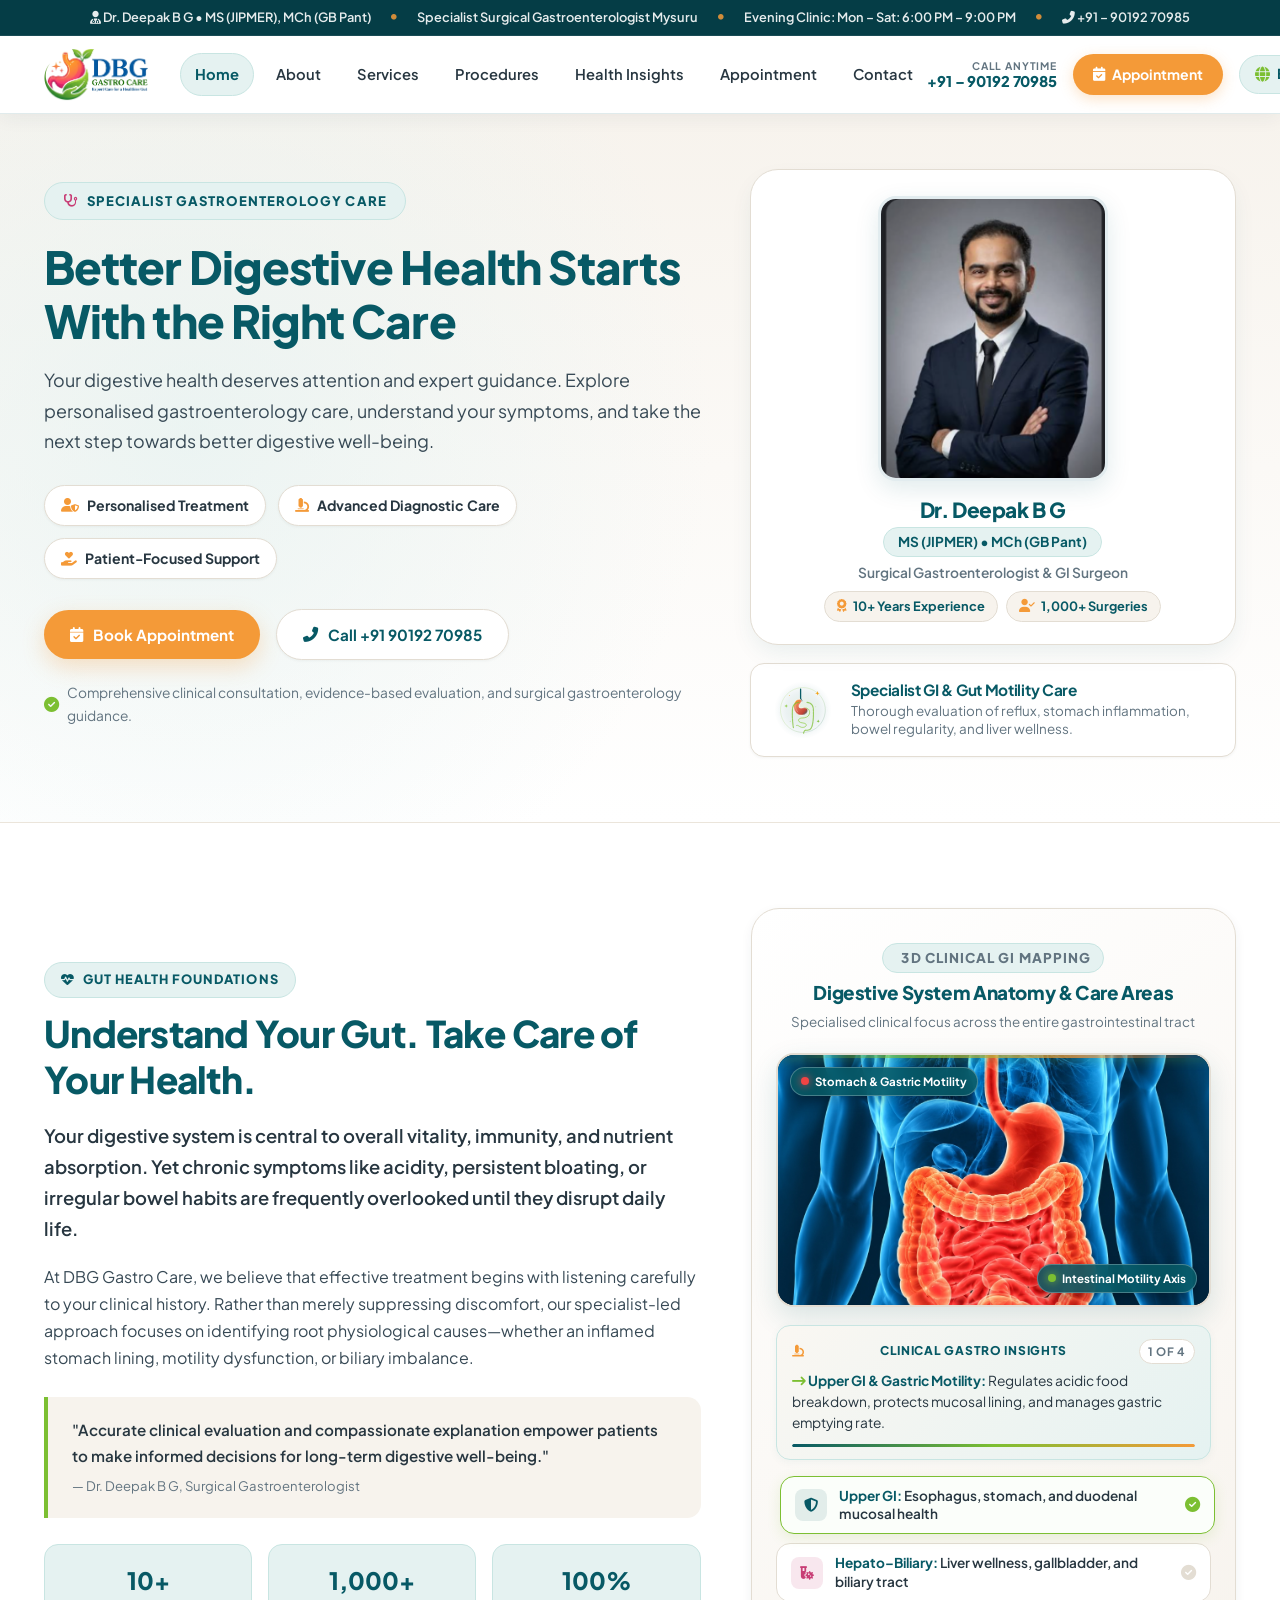
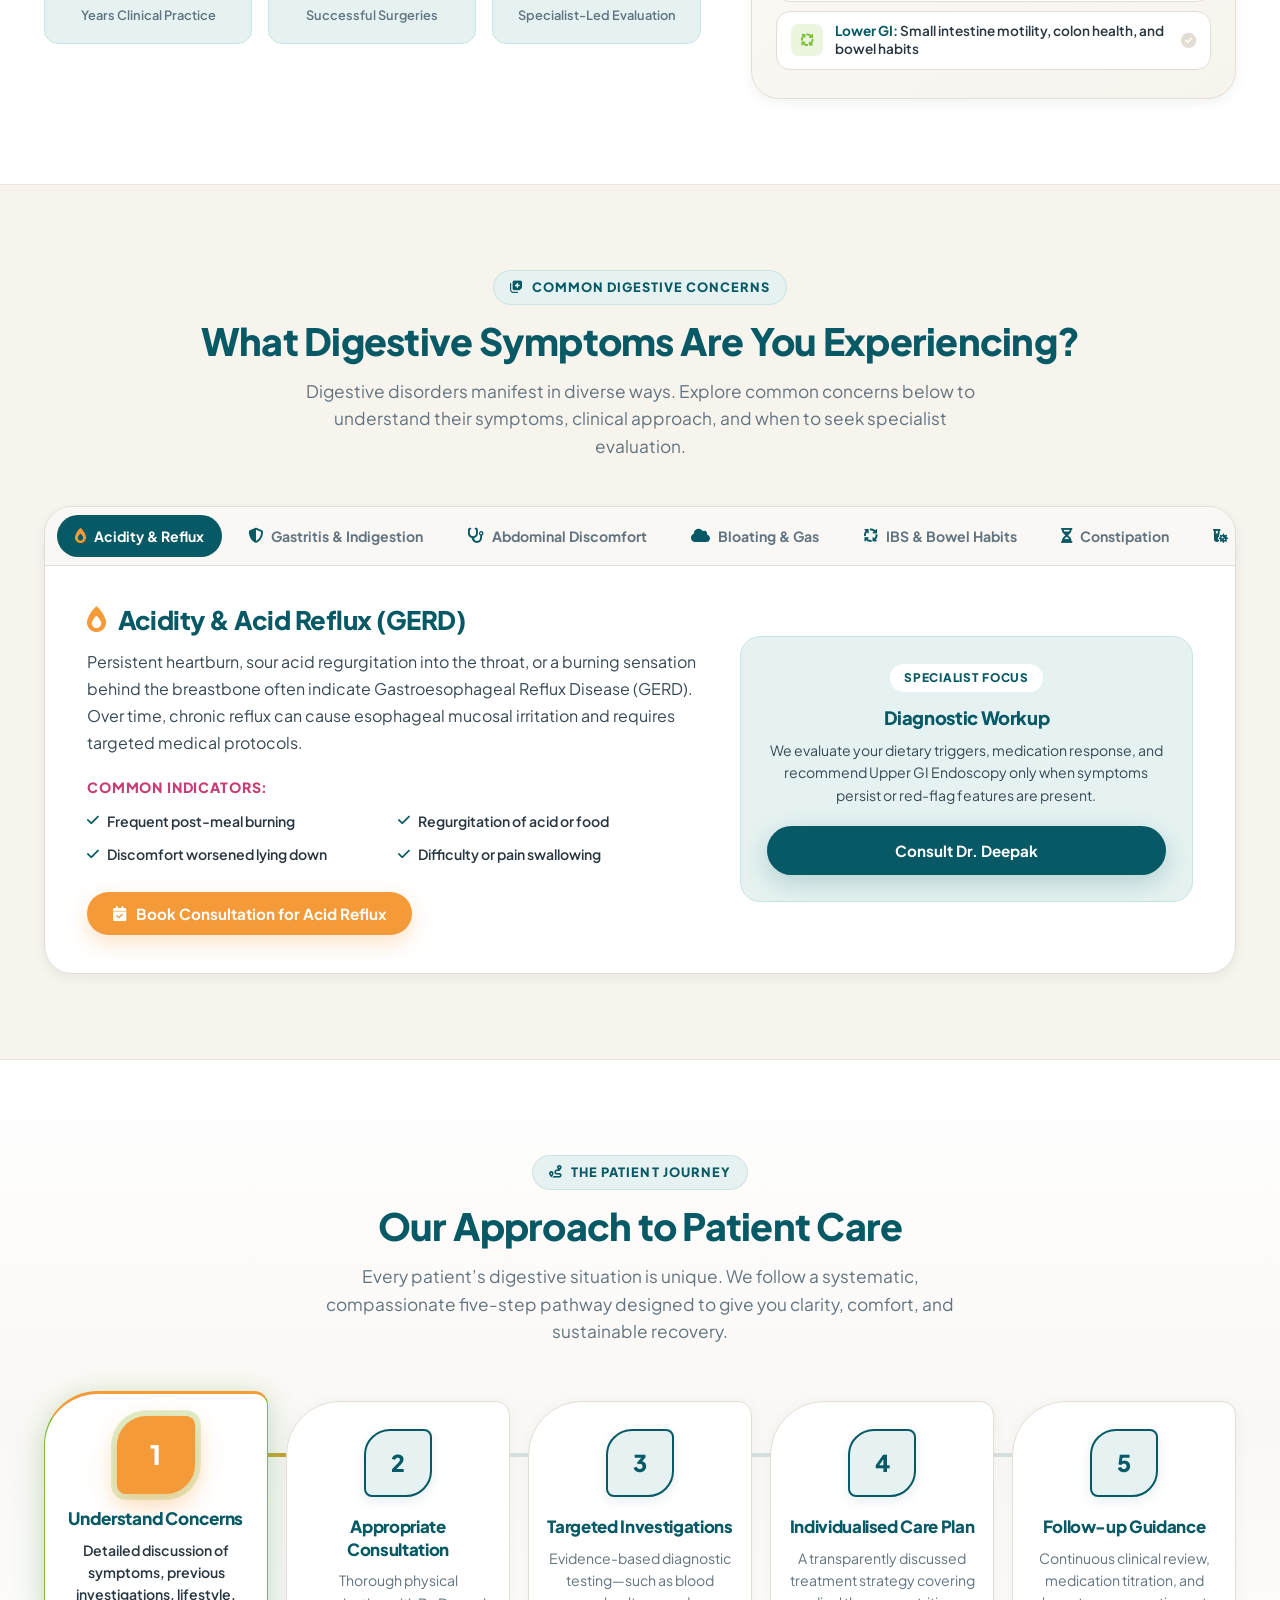
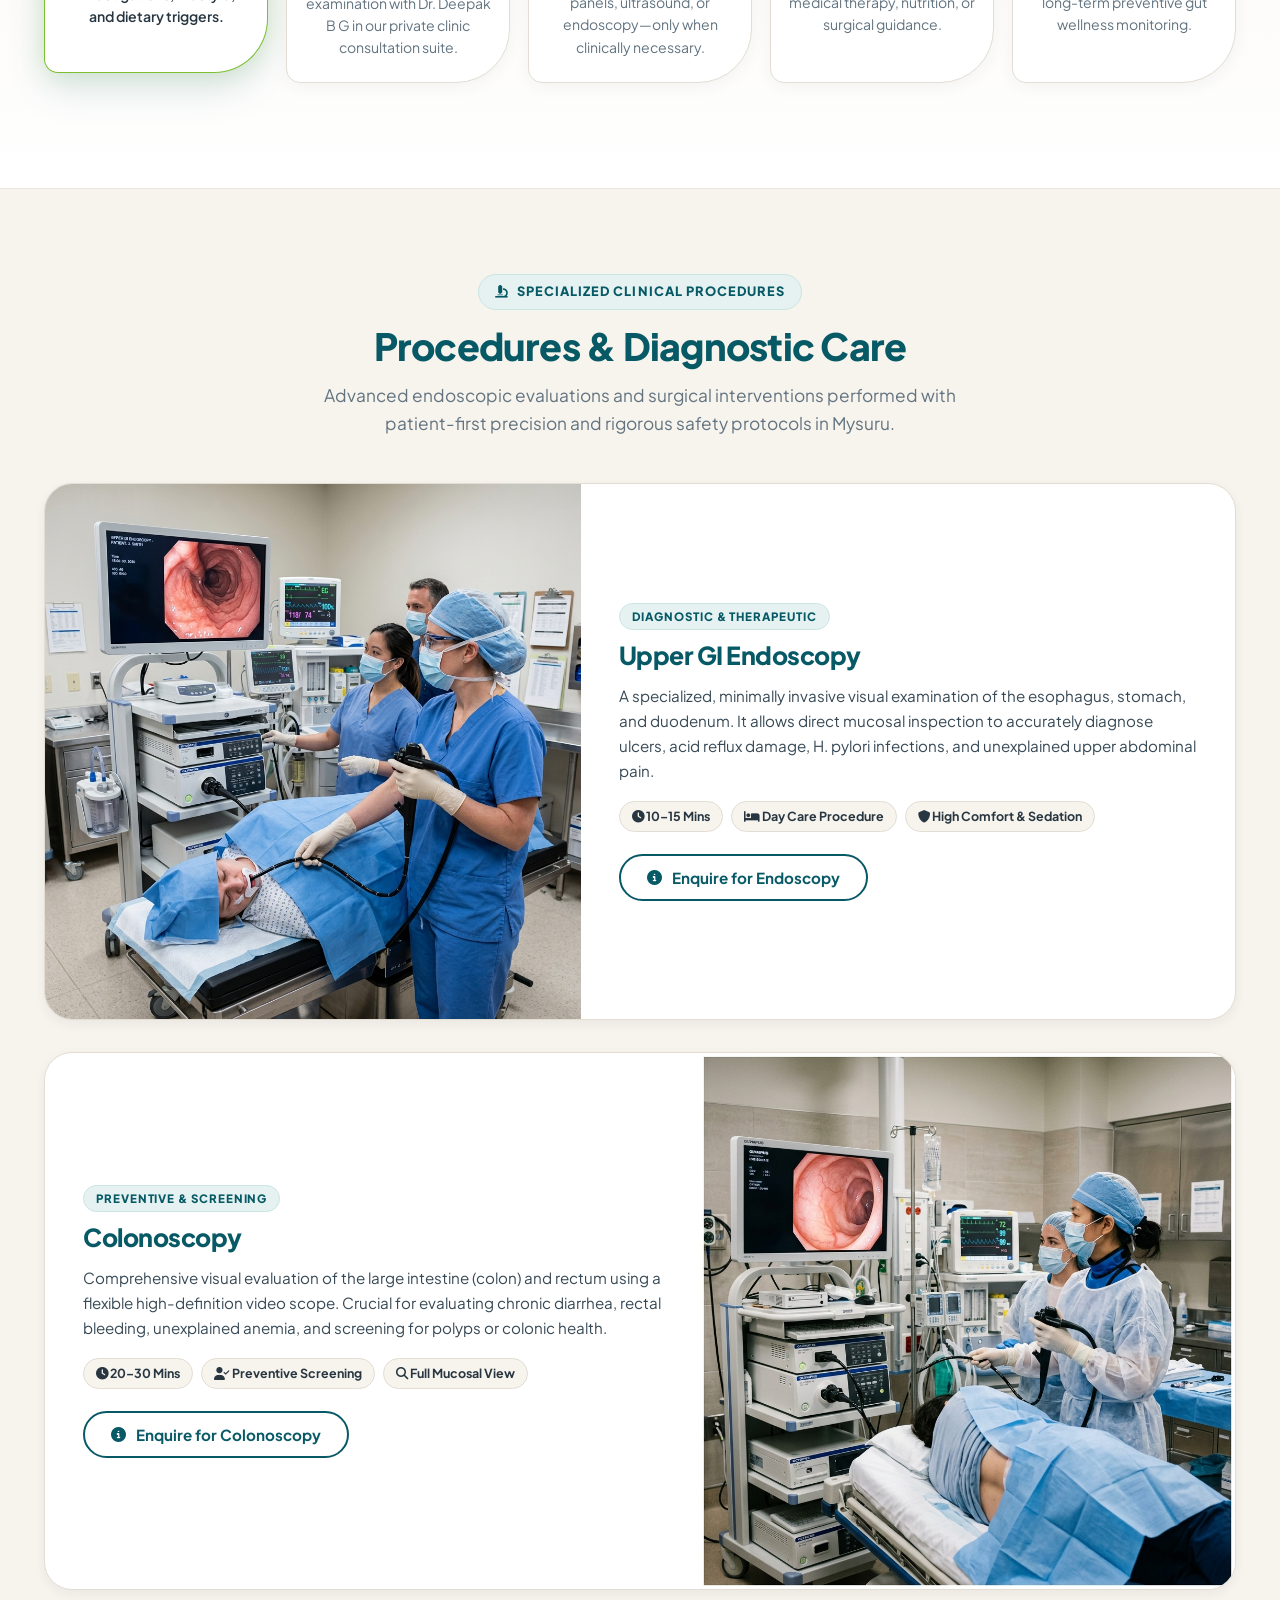
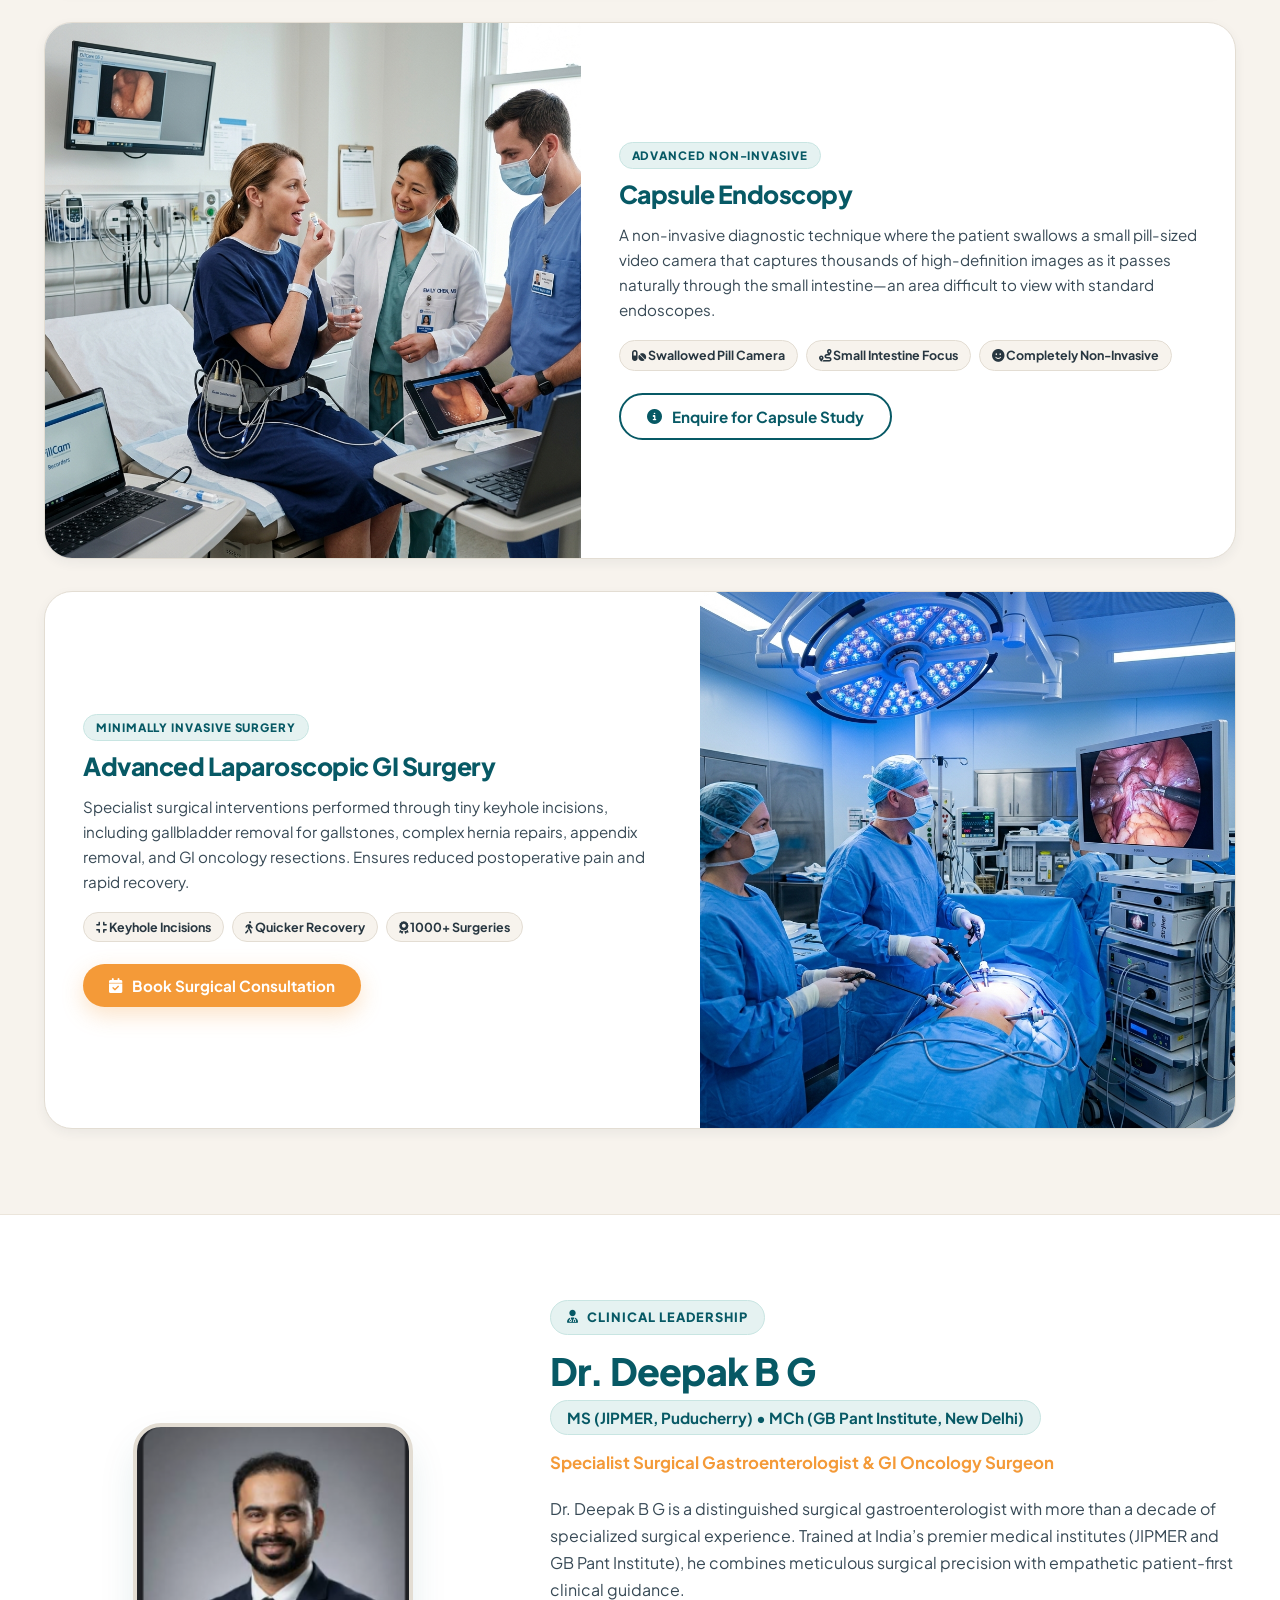
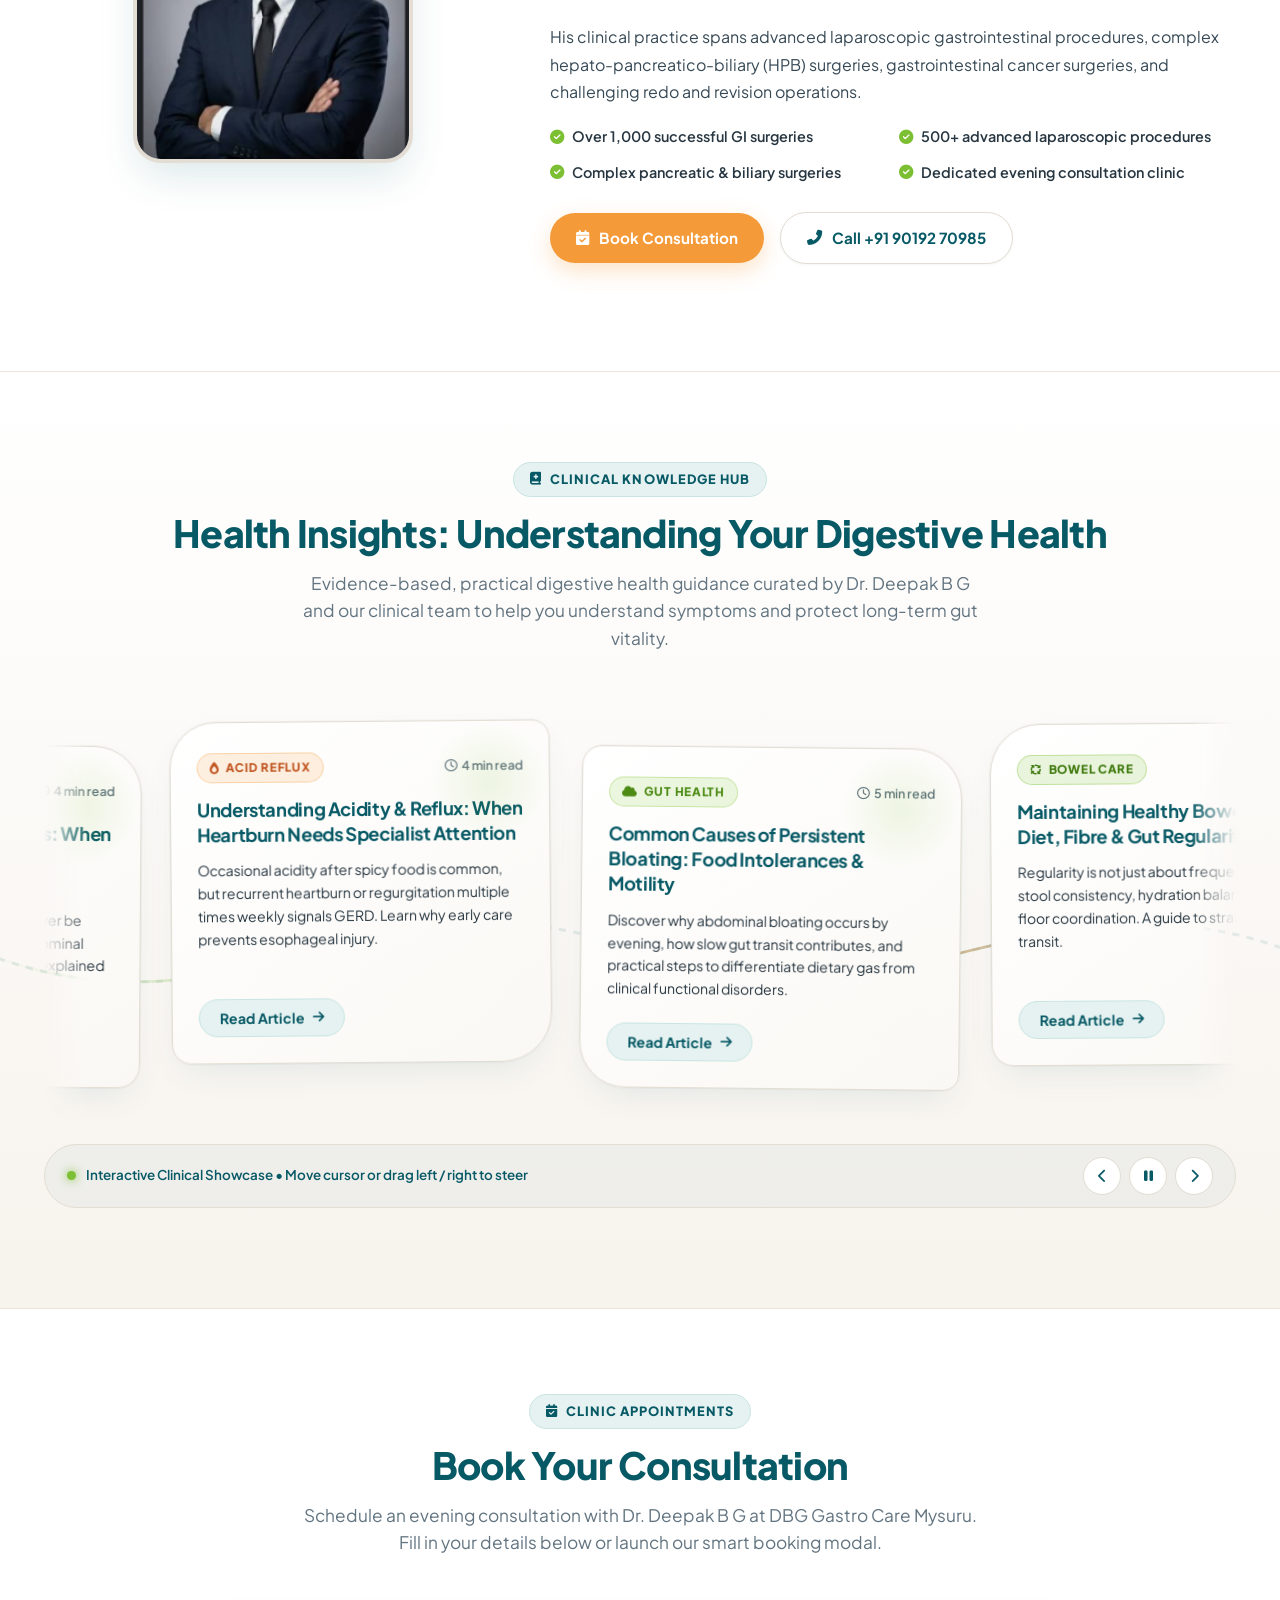
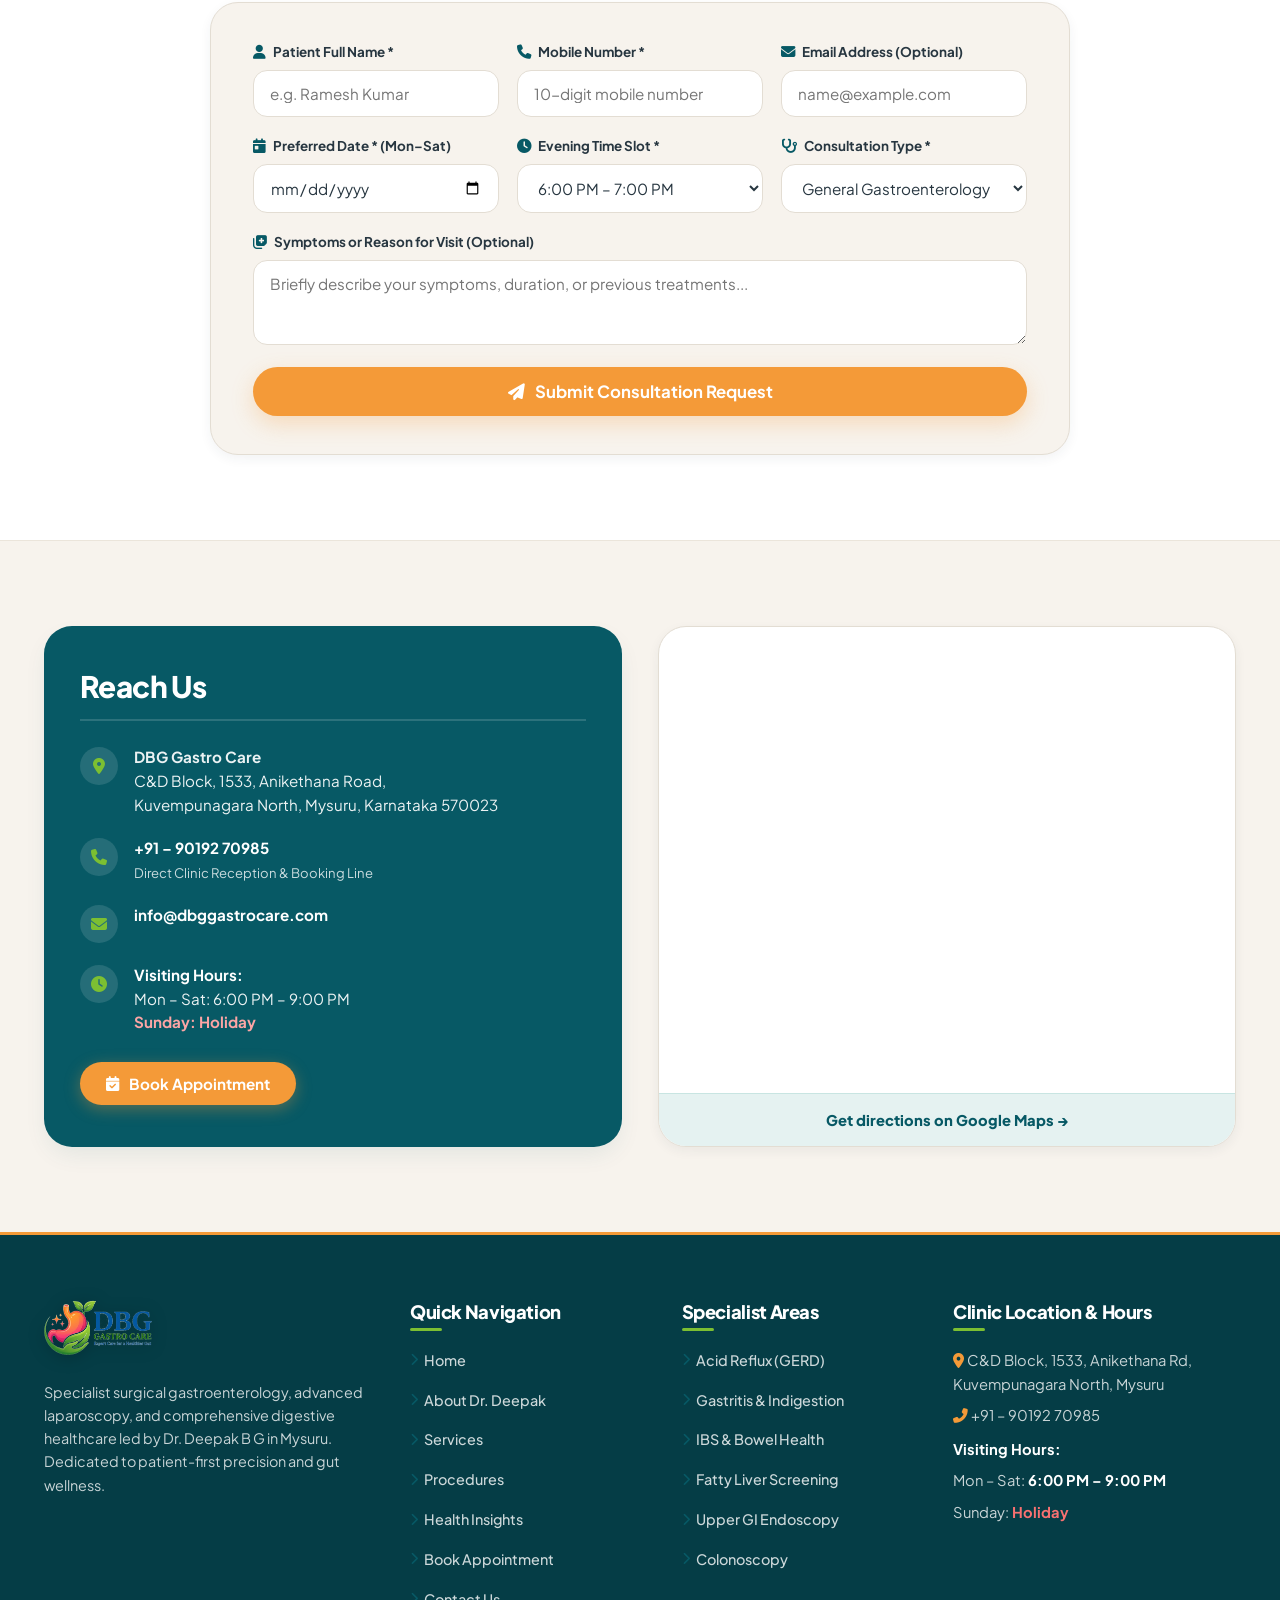
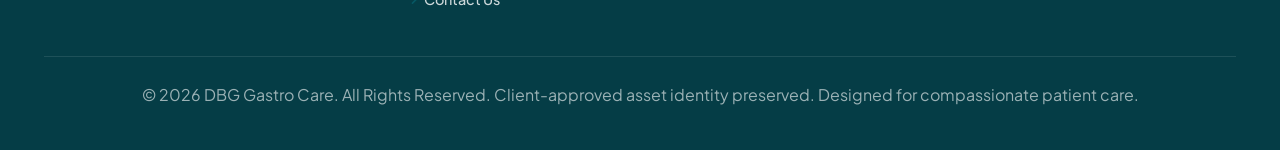
<file: index.html>
<!DOCTYPE html>
<html lang="en">
<head>
    <meta charset="UTF-8">
    <meta name="viewport" content="width=device-width, initial-scale=1.0">
    <title>DBG Gastro Care | Specialist Gastroenterology & Digestive Health | Dr. Deepak B G Mysuru</title>
    <meta name="description" content="Experience expert gastroenterology and digestive healthcare in Mysore led by Dr. Deepak B G, Surgical Gastroenterologist. Compassionate evaluation for acid reflux, gastritis, IBS, liver health, and advanced GI surgery.">
    <meta name="keywords" content="Gastroenterologist in Mysore, Dr Deepak B G, DBG Gastro Care, Surgical Gastroenterologist Mysore, Acid Reflux Treatment, Gastritis Mysuru, IBS Specialist, Laparoscopic GI Surgery Mysore">
    <link rel="stylesheet" href="style.css?v=4.6">
    <link rel="icon" type="image/png" href="assets/logo.png">
    <link rel="stylesheet" href="https://cdnjs.cloudflare.com/ajax/libs/font-awesome/6.4.0/css/all.min.css">
</head>
<body>

    <!-- 1. Top Bar Ticker -->
    <div class="top-bar">
        <div class="container top-bar-ticker">
            <span><i class="fas fa-user-md"></i> Dr. Deepak B G • MS (JIPMER), MCh (GB Pant)</span>
            <i class="fas fa-circle"></i>
            <span>Specialist Surgical Gastroenterologist Mysuru</span>
            <i class="fas fa-circle"></i>
            <span>Evening Clinic: Mon – Sat: 6:00 PM – 9:00 PM</span>
            <i class="fas fa-circle"></i>
            <span><i class="fas fa-phone-alt"></i> +91 – 90192 70985</span>
        </div>
    </div>

    <!-- 2. Locked Global Sticky Header (Identical Before & After Scroll) -->
    <header id="siteHeader">
        <div class="container navbar">
            <a href="index.html" class="logo" aria-label="DBG Gastro Care Home">
                <img src="assets/logo.png?v=4.5" alt="DBG Gastro Care Logo" width="135" height="52">
            </a>
            
            <nav class="nav-links" id="navLinks">
                <a href="#hero" class="active">Home</a>
                <a href="#about">About</a>
                <a href="#services">Services</a>
                <a href="#procedures">Procedures</a>
                <a href="#insights">Health Insights</a>
                <a href="#appointment">Appointment</a>
                <a href="#contact">Contact</a>
            </nav>
            
            <div class="header-actions">
                <div class="header-call">
                    <span class="call-sub">CALL ANYTIME</span>
                    <a href="tel:+919019270985" class="call-tel">+91 – 90192 70985</a>
                </div>

                <a href="#appointment" class="btn-header-appt">
                    <i class="fas fa-calendar-check"></i> Appointment
                </a>

                <div class="lang-static-badge" aria-label="Language: English">
                    <i class="fas fa-globe"></i> <span>English</span>
                </div>

                <div class="mobile-menu-btn" id="mobileMenuBtn" aria-label="Toggle Navigation Menu">
                    <i class="fas fa-bars"></i>
                </div>
            </div>
        </div>
    </header>

    <!-- 3. Hero Section (Creative Two-Column Composition) -->
    <section class="hero" id="hero">
        <div class="container hero-content">
            <!-- Left Column: Content -->
            <div class="hero-text reveal">
                <div class="hero-tag">
                    <i class="fas fa-stethoscope"></i>
                    <span>Specialist Gastroenterology Care</span>
                </div>
                
                <h1>
                    Better Digestive Health Starts With the Right Care
                </h1>
                
                <p class="hero-desc">
                    Your digestive health deserves attention and expert guidance. Explore personalised gastroenterology care, understand your symptoms, and take the next step towards better digestive well-being.
                </p>

                <div class="hero-features">
                    <div class="hero-feat-item">
                        <i class="fas fa-user-shield"></i>
                        <span>Personalised Treatment</span>
                    </div>
                    <div class="hero-feat-item">
                        <i class="fas fa-microscope"></i>
                        <span>Advanced Diagnostic Care</span>
                    </div>
                    <div class="hero-feat-item">
                        <i class="fas fa-hand-holding-heart"></i>
                        <span>Patient-Focused Support</span>
                    </div>
                </div>

                <div class="hero-buttons">
                    <a href="#appointment" class="btn btn-primary">
                        <i class="fas fa-calendar-check"></i> Book Appointment
                    </a>
                    <a href="tel:+919019270985" class="btn btn-call">
                        <i class="fas fa-phone-alt"></i> Call +91 90192 70985
                    </a>
                </div>

                <p class="hero-trust-note">
                    <i class="fas fa-check-circle"></i>
                    <span>Comprehensive clinical consultation, evidence-based evaluation, and surgical gastroenterology guidance.</span>
                </p>
            </div>

            <!-- Right Column: Real Doctor Portrait + Digestive System Medical Illustration -->
            <div class="hero-right-col reveal">
                <!-- Original Doctor Card in Passport-size proportion up to shoulders -->
                <div class="hero-doctor-card">
                    <div class="hero-doctor-photo-wrap">
                        <img src="assets/doctor.png?v=4.5" alt="Dr. Deepak B G - Surgical Gastroenterologist in Mysore">
                    </div>
                    <div class="hero-doctor-info">
                        <h2 class="hero-doctor-name">Dr. Deepak B G</h2>
                        <div class="hero-doctor-qual">MS (JIPMER) • MCh (GB Pant)</div>
                        <div class="hero-doctor-specialty">Surgical Gastroenterologist &amp; GI Surgeon</div>
                        <div class="hero-doctor-exp">
                            <span class="exp-badge"><i class="fas fa-award"></i> 10+ Years Experience</span>
                            <span class="exp-badge"><i class="fas fa-user-check"></i> 1,000+ Surgeries</span>
                        </div>
                    </div>
                </div>

                <!-- Digestive System Medical Illustration Card -->
                <div class="hero-digestive-card">
                    <img src="assets/digestive-art.svg" alt="Digestive Health System" class="hero-digestive-art">
                    <div class="hero-digestive-text">
                        <h4>Specialist GI &amp; Gut Motility Care</h4>
                        <p>Thorough evaluation of reflux, stomach inflammation, bowel regularity, and liver wellness.</p>
                    </div>
                </div>
            </div>
        </div>
    </section>

    <!-- 4. Digestive Health Introduction (Editorial Layout) -->
    <section class="digestive-intro-section" id="understand-gut">
        <div class="container">
            <div class="editorial-grid">
                <!-- Left Editorial Text -->
                <div class="editorial-content reveal">
                    <span class="section-subtitle"><i class="fas fa-heart-pulse"></i> Gut Health Foundations</span>
                    <h2>Understand Your Gut. Take Care of Your Health.</h2>
                    <p class="editorial-lead">
                        Your digestive system is central to overall vitality, immunity, and nutrient absorption. Yet chronic symptoms like acidity, persistent bloating, or irregular bowel habits are frequently overlooked until they disrupt daily life.
                    </p>
                    <p class="editorial-text">
                        At DBG Gastro Care, we believe that effective treatment begins with listening carefully to your clinical history. Rather than merely suppressing discomfort, our specialist-led approach focuses on identifying root physiological causes—whether an inflamed stomach lining, motility dysfunction, or biliary imbalance.
                    </p>

                    <div class="editorial-quote-box">
                        <p>"Accurate clinical evaluation and compassionate explanation empower patients to make informed decisions for long-term digestive well-being."</p>
                        <span>— Dr. Deepak B G, Surgical Gastroenterologist</span>
                    </div>

                    <div class="editorial-stats-row">
                        <div class="editorial-stat-card">
                            <strong>10+</strong>
                            <span>Years Clinical Practice</span>
                        </div>
                        <div class="editorial-stat-card">
                            <strong>1,000+</strong>
                            <span>Successful Surgeries</span>
                        </div>
                        <div class="editorial-stat-card">
                            <strong>100%</strong>
                            <span>Specialist-Led Evaluation</span>
                        </div>
                    </div>
                </div>

                <!-- Right Visual Anatomy Card (3D Digestive System & Animated Sentences) -->
                <div class="editorial-visual-card reveal">
                    <div class="anatomy-header">
                        <span class="anatomy-live-tag"><i class="fas fa-wave-pulse"></i> 3D Clinical GI Mapping</span>
                        <h4>Digestive System Anatomy &amp; Care Areas</h4>
                        <span>Specialised clinical focus across the entire gastrointestinal tract</span>
                    </div>

                    <!-- 3D Realistic Medical Digestive Visual Frame -->
                    <div class="anatomy-3d-frame">
                        <img src="assets/digestive-system-3d.jpg?v=4.5" alt="3D Human Digestive System Anatomy - Esophagus, Stomach, Liver, Intestines" class="anatomy-3d-img">
                        <div class="anatomy-scanline"></div>
                        <div class="anatomy-floating-badge top-left">
                            <span class="badge-dot pulse-red"></span>
                            <span>Stomach &amp; Gastric Motility</span>
                        </div>
                        <div class="anatomy-floating-badge bottom-right">
                            <span class="badge-dot pulse-green"></span>
                            <span>Intestinal Motility Axis</span>
                        </div>
                    </div>

                    <!-- Dynamic Animated Sentence Ticker (Innovative Animated GI Information) -->
                    <div class="anatomy-sentence-ticker" id="anatomyTicker">
                        <div class="ticker-header-bar">
                            <span class="ticker-pulse-icon"><i class="fas fa-microscope"></i></span>
                            <span class="ticker-title">Clinical Gastro Insights</span>
                            <span class="ticker-step-indicator" id="tickerIndicator">1 of 4</span>
                        </div>
                        <div class="ticker-content-box">
                            <p class="ticker-sentence active" data-index="0">
                                <i class="fas fa-arrow-right-long text-parrot"></i> 
                                <strong>Upper GI &amp; Gastric Motility:</strong> Regulates acidic food breakdown, protects mucosal lining, and manages gastric emptying rate.
                            </p>
                            <p class="ticker-sentence" data-index="1">
                                <i class="fas fa-arrow-right-long text-orange"></i> 
                                <strong>Small Intestinal Absorption:</strong> Coordinates nutrient, electrolyte, and vitamin uptake across more than 20 feet of mucosal villi surface.
                            </p>
                            <p class="ticker-sentence" data-index="2">
                                <i class="fas fa-arrow-right-long text-parrot"></i> 
                                <strong>Colonic Health &amp; Regularity:</strong> Coordinates fluid reabsorption, microbial fermentation, and balanced stool transit without straining.
                            </p>
                            <p class="ticker-sentence" data-index="3">
                                <i class="fas fa-arrow-right-long text-magenta"></i> 
                                <strong>Hepato-Biliary Wellness:</strong> Manages continuous bile secretion, liver enzyme balance, and metabolic detoxification.
                            </p>
                        </div>
                        <div class="ticker-progress-track">
                            <div class="ticker-progress-bar" id="tickerProgressBar"></div>
                        </div>
                    </div>

                    <!-- 3 Structured Care Points with Dynamic Highlights -->
                    <div class="anatomy-points" id="anatomyPointsList">
                        <div class="anatomy-point-item active-zone" data-zone="0">
                            <span class="zone-icon-chip upper"><i class="fas fa-shield-halved"></i></span>
                            <div class="zone-text-group">
                                <strong>Upper GI:</strong> Esophagus, stomach, and duodenal mucosal health
                            </div>
                            <i class="fas fa-check-circle check-icon"></i>
                        </div>
                        <div class="anatomy-point-item" data-zone="3">
                            <span class="zone-icon-chip biliary"><i class="fas fa-vial-virus"></i></span>
                            <div class="zone-text-group">
                                <strong>Hepato–Biliary:</strong> Liver wellness, gallbladder, and biliary tract
                            </div>
                            <i class="fas fa-check-circle check-icon"></i>
                        </div>
                        <div class="anatomy-point-item" data-zone="2">
                            <span class="zone-icon-chip lower"><i class="fas fa-arrows-spin"></i></span>
                            <div class="zone-text-group">
                                <strong>Lower GI:</strong> Small intestine motility, colon health, and bowel habits
                            </div>
                            <i class="fas fa-check-circle check-icon"></i>
                        </div>
                    </div>
                </div>
            </div>
        </div>
    </section>

    <!-- 5. Common Patient Concerns (Interactive Symptom Explorer) -->
    <section class="patient-concerns-section" id="services"><span id="concerns" class="section-hash-anchor"></span>
        <div class="container">
            <div class="section-header">
                <span class="section-subtitle"><i class="fas fa-notes-medical"></i> Common Digestive Concerns</span>
                <h2>What Digestive Symptoms Are You Experiencing?</h2>
                <p>
                    Digestive disorders manifest in diverse ways. Explore common concerns below to understand their symptoms, clinical approach, and when to seek specialist evaluation.
                </p>
            </div>

            <!-- Symptom Explorer Component -->
            <div class="symptom-explorer reveal">
                <!-- Navigation Tabs -->
                <div class="symptom-nav-tabs" id="symptomTabs" role="tablist">
                    <button type="button" class="symptom-tab-btn active" data-target="gerd" role="tab" aria-selected="true">
                        <i class="fas fa-fire-flame-simple"></i> Acidity &amp; Reflux
                    </button>
                    <button type="button" class="symptom-tab-btn" data-target="gastritis" role="tab" aria-selected="false">
                        <i class="fas fa-shield-halved"></i> Gastritis &amp; Indigestion
                    </button>
                    <button type="button" class="symptom-tab-btn" data-target="pain" role="tab" aria-selected="false">
                        <i class="fas fa-stethoscope"></i> Abdominal Discomfort
                    </button>
                    <button type="button" class="symptom-tab-btn" data-target="bloating" role="tab" aria-selected="false">
                        <i class="fas fa-cloud"></i> Bloating &amp; Gas
                    </button>
                    <button type="button" class="symptom-tab-btn" data-target="ibs" role="tab" aria-selected="false">
                        <i class="fas fa-arrows-spin"></i> IBS &amp; Bowel Habits
                    </button>
                    <button type="button" class="symptom-tab-btn" data-target="constipation" role="tab" aria-selected="false">
                        <i class="fas fa-hourglass-half"></i> Constipation
                    </button>
                    <button type="button" class="symptom-tab-btn" data-target="liver" role="tab" aria-selected="false">
                        <i class="fas fa-vial-virus"></i> Liver &amp; Biliary Health
                    </button>
                </div>

                <!-- Panels Container -->
                <div class="symptom-panels-container">
                    <!-- Panel 1: Acidity & GERD -->
                    <div class="symptom-panel active" id="panel-gerd">
                        <div class="symptom-panel-grid">
                            <div class="symptom-panel-info">
                                <h3><i class="fas fa-fire-flame-simple text-orange"></i> Acidity &amp; Acid Reflux (GERD)</h3>
                                <p class="symptom-desc">
                                    Persistent heartburn, sour acid regurgitation into the throat, or a burning sensation behind the breastbone often indicate Gastroesophageal Reflux Disease (GERD). Over time, chronic reflux can cause esophageal mucosal irritation and requires targeted medical protocols.
                                </p>
                                <div class="symptom-bullet-title">Common Indicators:</div>
                                <ul class="symptom-checklist">
                                    <li><i class="fas fa-check"></i> Frequent post-meal burning</li>
                                    <li><i class="fas fa-check"></i> Regurgitation of acid or food</li>
                                    <li><i class="fas fa-check"></i> Discomfort worsened lying down</li>
                                    <li><i class="fas fa-check"></i> Difficulty or pain swallowing</li>
                                </ul>
                                <button type="button" class="btn btn-primary" onclick="openAppointmentModal('gerd')">
                                    <i class="fas fa-calendar-check"></i> Book Consultation for Acid Reflux
                                </button>
                            </div>
                            <div class="symptom-panel-side">
                                <span class="symptom-side-badge">Specialist Focus</span>
                                <h4>Diagnostic Workup</h4>
                                <p>We evaluate your dietary triggers, medication response, and recommend Upper GI Endoscopy only when symptoms persist or red-flag features are present.</p>
                                <a href="#appointment" class="btn btn-teal" style="width: 100%;">Consult Dr. Deepak</a>
                            </div>
                        </div>
                    </div>

                    <!-- Panel 2: Gastritis -->
                    <div class="symptom-panel" id="panel-gastritis">
                        <div class="symptom-panel-grid">
                            <div class="symptom-panel-info">
                                <h3><i class="fas fa-shield-halved text-teal"></i> Gastritis &amp; Indigestion (Dyspepsia)</h3>
                                <p class="symptom-desc">
                                    Gastritis involves inflammation or erosion of the stomach's protective lining. Symptoms include gnawing upper abdominal burning, early satiety, nausea, and frequent belching. Identifying factors like H. pylori or medication irritation is essential for lasting relief.
                                </p>
                                <div class="symptom-bullet-title">Common Indicators:</div>
                                <ul class="symptom-checklist">
                                    <li><i class="fas fa-check"></i> Upper stomach ache or burning</li>
                                    <li><i class="fas fa-check"></i> Feeling full after small meals</li>
                                    <li><i class="fas fa-check"></i> Chronic nausea or loss of appetite</li>
                                    <li><i class="fas fa-check"></i> Recurrent unrefreshing digestion</li>
                                </ul>
                                <button type="button" class="btn btn-primary" onclick="openAppointmentModal('gastritis')">
                                    <i class="fas fa-calendar-check"></i> Book Consultation for Gastritis
                                </button>
                            </div>
                            <div class="symptom-panel-side">
                                <span class="symptom-side-badge">Specialist Focus</span>
                                <h4>Mucosal Healing</h4>
                                <p>Structured therapy focusing on mucosal protection, eradicating underlying irritants, and establishing gut-friendly nutrition.</p>
                                <a href="#appointment" class="btn btn-teal" style="width: 100%;">Consult Dr. Deepak</a>
                            </div>
                        </div>
                    </div>

                    <!-- Panel 3: Abdominal Pain -->
                    <div class="symptom-panel" id="panel-pain">
                        <div class="symptom-panel-grid">
                            <div class="symptom-panel-info">
                                <h3><i class="fas fa-stethoscope text-orange"></i> Abdominal Discomfort &amp; Pain</h3>
                                <p class="symptom-desc">
                                    Abdominal pain can stem from numerous digestive organs, ranging from simple gas entrapment to gallbladder gallstones, peptic ulceration, or appendix inflammation. Systematic clinical localization is the key to prompt and safe recovery.
                                </p>
                                <div class="symptom-bullet-title">Common Indicators:</div>
                                <ul class="symptom-checklist">
                                    <li><i class="fas fa-check"></i> Localized cramp or sharp ache</li>
                                    <li><i class="fas fa-check"></i> Pain radiating to back or shoulder</li>
                                    <li><i class="fas fa-check"></i> Discomfort tied to fatty foods</li>
                                    <li><i class="fas fa-check"></i> Tenderness on gentle pressure</li>
                                </ul>
                                <button type="button" class="btn btn-primary" onclick="openAppointmentModal('abdominal_pain')">
                                    <i class="fas fa-calendar-check"></i> Book Pain Assessment
                                </button>
                            </div>
                            <div class="symptom-panel-side">
                                <span class="symptom-side-badge">Specialist Focus</span>
                                <h4>Clinical Diagnostic Map</h4>
                                <p>Systematic abdominal palpation, ultrasound imaging guidance, and targeted evaluation ensure safe diagnosis without unnecessary tests.</p>
                                <a href="#appointment" class="btn btn-teal" style="width: 100%;">Consult Dr. Deepak</a>
                            </div>
                        </div>
                    </div>

                    <!-- Panel 4: Bloating -->
                    <div class="symptom-panel" id="panel-bloating">
                        <div class="symptom-panel-grid">
                            <div class="symptom-panel-info">
                                <h3><i class="fas fa-cloud text-teal"></i> Chronic Bloating &amp; Gas</h3>
                                <p class="symptom-desc">
                                    Persistent abdominal distension, tightness, and excessive flatulence can arise from delayed stomach emptying, food intolerances, bacterial imbalances, or functional gut motility disorders.
                                </p>
                                <div class="symptom-bullet-title">Common Indicators:</div>
                                <ul class="symptom-checklist">
                                    <li><i class="fas fa-check"></i> Visible abdominal swelling by evening</li>
                                    <li><i class="fas fa-check"></i> Heavy, uncomfortable sensation</li>
                                    <li><i class="fas fa-check"></i> Sluggish intestinal transit</li>
                                    <li><i class="fas fa-check"></i> Discomfort after specific foods</li>
                                </ul>
                                <button type="button" class="btn btn-primary" onclick="openAppointmentModal('general')">
                                    <i class="fas fa-calendar-check"></i> Book Bloating Evaluation
                                </button>
                            </div>
                            <div class="symptom-panel-side">
                                <span class="symptom-side-badge">Specialist Focus</span>
                                <h4>Motility Optimization</h4>
                                <p>Personalised dietary adjustments, microbiome support, and gut motility optimization to restore light and effortless digestion.</p>
                                <a href="#appointment" class="btn btn-teal" style="width: 100%;">Consult Dr. Deepak</a>
                            </div>
                        </div>
                    </div>

                    <!-- Panel 5: IBS -->
                    <div class="symptom-panel" id="panel-ibs">
                        <div class="symptom-panel-grid">
                            <div class="symptom-panel-info">
                                <h3><i class="fas fa-arrows-spin text-orange"></i> IBS &amp; Bowel Irregularities</h3>
                                <p class="symptom-desc">
                                    Irritable Bowel Syndrome (IBS) is a common gastrointestinal disorder affecting how the brain and gut communicate. It typically presents as alternating diarrhea and constipation, abdominal cramps, and relief after bowel evacuation.
                                </p>
                                <div class="symptom-bullet-title">Common Indicators:</div>
                                <ul class="symptom-checklist">
                                    <li><i class="fas fa-check"></i> Unpredictable stool frequency</li>
                                    <li><i class="fas fa-check"></i> Straining or urgent bowel calls</li>
                                    <li><i class="fas fa-check"></i> Cramping relieved by passing stool</li>
                                    <li><i class="fas fa-check"></i> Mucus in stool without bleeding</li>
                                </ul>
                                <button type="button" class="btn btn-primary" onclick="openAppointmentModal('ibs')">
                                    <i class="fas fa-calendar-check"></i> Book Consultation for IBS
                                </button>
                            </div>
                            <div class="symptom-panel-side">
                                <span class="symptom-side-badge">Specialist Focus</span>
                                <h4>Gut-Brain Axis Protocols</h4>
                                <p>Individualized treatment incorporating gentle motility regulators, stress-gut counseling, and targeted dietary strategies.</p>
                                <a href="#appointment" class="btn btn-teal" style="width: 100%;">Consult Dr. Deepak</a>
                            </div>
                        </div>
                    </div>

                    <!-- Panel 6: Constipation -->
                    <div class="symptom-panel" id="panel-constipation">
                        <div class="symptom-panel-grid">
                            <div class="symptom-panel-info">
                                <h3><i class="fas fa-hourglass-half text-teal"></i> Chronic Constipation</h3>
                                <p class="symptom-desc">
                                    Infrequent bowel movements (fewer than three per week), hard lumpy stools, and excessive straining can signal slow colonic transit or pelvic floor dyssynergia. Addressing causes early prevents secondary anorectal complications.
                                </p>
                                <div class="symptom-bullet-title">Common Indicators:</div>
                                <ul class="symptom-checklist">
                                    <li><i class="fas fa-check"></i> Straining during bowel movement</li>
                                    <li><i class="fas fa-check"></i> Sensation of incomplete evacuation</li>
                                    <li><i class="fas fa-check"></i> Hard or dry stool consistency</li>
                                    <li><i class="fas fa-check"></i> Reliance on over-the-counter laxatives</li>
                                </ul>
                                <button type="button" class="btn btn-primary" onclick="openAppointmentModal('constipation')">
                                    <i class="fas fa-calendar-check"></i> Book Constipation Care
                                </button>
                            </div>
                            <div class="symptom-panel-side">
                                <span class="symptom-side-badge">Specialist Focus</span>
                                <h4>Colonic Regularity</h4>
                                <p>Structured fibre titrations, osmotic motility support, and specialized evaluation to restore natural, strain-free bowel habits.</p>
                                <a href="#appointment" class="btn btn-teal" style="width: 100%;">Consult Dr. Deepak</a>
                            </div>
                        </div>
                    </div>

                    <!-- Panel 7: Liver Health -->
                    <div class="symptom-panel" id="panel-liver">
                        <div class="symptom-panel-grid">
                            <div class="symptom-panel-info">
                                <h3><i class="fas fa-vial-virus text-magenta"></i> Liver &amp; Biliary Health</h3>
                                <p class="symptom-desc">
                                    The liver is your primary metabolic organ. Non-alcoholic fatty liver disease (NAFLD), elevated liver enzymes (SGOT/SGPT), and gallbladder sluggishness frequently develop silently without pronounced early pain. Early screening preserves long-term cellular health.
                                </p>
                                <div class="symptom-bullet-title">Common Indicators:</div>
                                <ul class="symptom-checklist">
                                    <li><i class="fas fa-check"></i> Unexplained chronic fatigue</li>
                                    <li><i class="fas fa-check"></i> Incidental fatty liver on ultrasound</li>
                                    <li><i class="fas fa-check"></i> Heaviness in upper right abdomen</li>
                                    <li><i class="fas fa-check"></i> Elevated liver enzymes in routine checkups</li>
                                </ul>
                                <button type="button" class="btn btn-primary" onclick="openAppointmentModal('liver')">
                                    <i class="fas fa-calendar-check"></i> Book Liver Consultation
                                </button>
                            </div>
                            <div class="symptom-panel-side">
                                <span class="symptom-side-badge">Specialist Focus</span>
                                <h4>Metabolic Evaluation</h4>
                                <p>Comprehensive liver function tests, viral screening, and structured lifestyle-dietary reversal protocols for fatty liver disease.</p>
                                <a href="#appointment" class="btn btn-teal" style="width: 100%;">Consult Dr. Deepak</a>
                            </div>
                        </div>
                    </div>
                </div>
            </div>
        </div>
    </section>

    <!-- 6. Our Approach to Patient Care (Advanced Animated Patient Journey) -->
    <section class="patient-approach-section" id="approach">
        

        <div class="container" style="position: relative; z-index: 2;">
            <div class="section-header">
                <span class="section-subtitle"><i class="fas fa-route"></i> The Patient Journey</span>
                <h2>Our Approach to Patient Care</h2>
                <p>
                    Every patient’s digestive situation is unique. We follow a systematic, compassionate five-step pathway designed to give you clarity, comfort, and sustainable recovery.
                </p>
            </div>

            <div class="journey-pathway-container reveal" id="journeyPathway">
                <!-- Continuous Traveling Pathway Beam -->
                <div class="journey-timeline-line">
                    <div class="journey-timeline-beam" id="journeyTimelineBeam"></div>
                </div>

                <!-- 5 Sequentially Animated Steps -->
                <div class="journey-steps-row" id="journeyStepsRow">
                    <!-- Step 1 -->
                    <div class="journey-step-item active" data-step="0" tabindex="0" role="button" aria-label="Step 1: Understand Concerns">
                        <div class="journey-node-wrap">
                            <div class="journey-pulse-ring"></div>
                            <div class="journey-node-num">1</div>
                        </div>
                        <h4>Understand Concerns</h4>
                        <p>Detailed discussion of symptoms, previous investigations, lifestyle, and dietary triggers.</p>
                    </div>

                    <!-- Step 2 -->
                    <div class="journey-step-item" data-step="1" tabindex="0" role="button" aria-label="Step 2: Appropriate Consultation">
                        <div class="journey-node-wrap">
                            <div class="journey-pulse-ring"></div>
                            <div class="journey-node-num">2</div>
                        </div>
                        <h4>Appropriate Consultation</h4>
                        <p>Thorough physical examination with Dr. Deepak B G in our private clinic consultation suite.</p>
                    </div>

                    <!-- Step 3 -->
                    <div class="journey-step-item" data-step="2" tabindex="0" role="button" aria-label="Step 3: Targeted Investigations">
                        <div class="journey-node-wrap">
                            <div class="journey-pulse-ring"></div>
                            <div class="journey-node-num">3</div>
                        </div>
                        <h4>Targeted Investigations</h4>
                        <p>Evidence-based diagnostic testing—such as blood panels, ultrasound, or endoscopy—only when clinically necessary.</p>
                    </div>

                    <!-- Step 4 -->
                    <div class="journey-step-item" data-step="3" tabindex="0" role="button" aria-label="Step 4: Individualised Care Plan">
                        <div class="journey-node-wrap">
                            <div class="journey-pulse-ring"></div>
                            <div class="journey-node-num">4</div>
                        </div>
                        <h4>Individualised Care Plan</h4>
                        <p>A transparently discussed treatment strategy covering medical therapy, nutrition, or surgical guidance.</p>
                    </div>

                    <!-- Step 5 -->
                    <div class="journey-step-item" data-step="4" tabindex="0" role="button" aria-label="Step 5: Follow-up Guidance">
                        <div class="journey-node-wrap">
                            <div class="journey-pulse-ring"></div>
                            <div class="journey-node-num">5</div>
                        </div>
                        <h4>Follow-up Guidance</h4>
                        <p>Continuous clinical review, medication titration, and long-term preventive gut wellness monitoring.</p>
                    </div>
                </div>
            </div>
        </div>
    </section>

    <!-- 7. Procedures & Diagnostic Care (Editorial Showcase Layout) -->
    <section class="procedures-section" id="procedures">
        <div class="container">
            <div class="section-header">
                <span class="section-subtitle"><i class="fas fa-microscope"></i> Specialized Clinical Procedures</span>
                <h2>Procedures &amp; Diagnostic Care</h2>
                <p>
                    Advanced endoscopic evaluations and surgical interventions performed with patient-first precision and rigorous safety protocols in Mysuru.
                </p>
            </div>

            <div class="procedures-editorial-list">
                <!-- Procedure 1: Upper GI Endoscopy -->
                <div class="procedure-editorial-item reveal">
                    <div class="procedure-thumb-wrap">
                        <img src="assets/upper_gi.png" alt="Upper GI Endoscopy Diagnostic Examination">
                    </div>
                    <div class="procedure-body">
                        <span class="procedure-badge">Diagnostic &amp; Therapeutic</span>
                        <h3>Upper GI Endoscopy</h3>
                        <p>
                            A specialized, minimally invasive visual examination of the esophagus, stomach, and duodenum. It allows direct mucosal inspection to accurately diagnose ulcers, acid reflux damage, H. pylori infections, and unexplained upper abdominal pain.
                        </p>
                        <div class="procedure-meta-tags">
                            <span class="meta-chip"><i class="fas fa-clock"></i> 10–15 Mins</span>
                            <span class="meta-chip"><i class="fas fa-bed"></i> Day Care Procedure</span>
                            <span class="meta-chip"><i class="fas fa-shield"></i> High Comfort &amp; Sedation</span>
                        </div>
                        <button type="button" class="btn btn-outline-teal" onclick="openAppointmentModal('endoscopy')">
                            <i class="fas fa-info-circle"></i> Enquire for Endoscopy
                        </button>
                    </div>
                </div>

                <!-- Procedure 2: Colonoscopy (Reversed Layout) -->
                <div class="procedure-editorial-item reversed reveal">
                    <div class="procedure-thumb-wrap">
                        <img src="assets/colonoscopy.png" alt="Colonoscopy Diagnostic Examination">
                    </div>
                    <div class="procedure-body">
                        <span class="procedure-badge">Preventive &amp; Screening</span>
                        <h3>Colonoscopy</h3>
                        <p>
                            Comprehensive visual evaluation of the large intestine (colon) and rectum using a flexible high-definition video scope. Crucial for evaluating chronic diarrhea, rectal bleeding, unexplained anemia, and screening for polyps or colonic health.
                        </p>
                        <div class="procedure-meta-tags">
                            <span class="meta-chip"><i class="fas fa-clock"></i> 20–30 Mins</span>
                            <span class="meta-chip"><i class="fas fa-user-check"></i> Preventive Screening</span>
                            <span class="meta-chip"><i class="fas fa-magnifying-glass"></i> Full Mucosal View</span>
                        </div>
                        <button type="button" class="btn btn-outline-teal" onclick="openAppointmentModal('colonoscopy')">
                            <i class="fas fa-info-circle"></i> Enquire for Colonoscopy
                        </button>
                    </div>
                </div>

                <!-- Procedure 3: Capsule Endoscopy -->
                <div class="procedure-editorial-item reveal">
                    <div class="procedure-thumb-wrap">
                        <img src="assets/capsule.png" alt="Capsule Endoscopy Pill Camera">
                    </div>
                    <div class="procedure-body">
                        <span class="procedure-badge">Advanced Non-Invasive</span>
                        <h3>Capsule Endoscopy</h3>
                        <p>
                            A non-invasive diagnostic technique where the patient swallows a small pill-sized video camera that captures thousands of high-definition images as it passes naturally through the small intestine—an area difficult to view with standard endoscopes.
                        </p>
                        <div class="procedure-meta-tags">
                            <span class="meta-chip"><i class="fas fa-pills"></i> Swallowed Pill Camera</span>
                            <span class="meta-chip"><i class="fas fa-route"></i> Small Intestine Focus</span>
                            <span class="meta-chip"><i class="fas fa-smile"></i> Completely Non-Invasive</span>
                        </div>
                        <button type="button" class="btn btn-outline-teal" onclick="openAppointmentModal('general')">
                            <i class="fas fa-info-circle"></i> Enquire for Capsule Study
                        </button>
                    </div>
                </div>

                <!-- Procedure 4: Laparoscopic GI Surgery (Reversed Layout) -->
                <div class="procedure-editorial-item reversed reveal">
                    <div class="procedure-thumb-wrap">
                        <img src="assets/laparoscopy.png" alt="Laparoscopic Gastrointestinal Surgery">
                    </div>
                    <div class="procedure-body">
                        <span class="procedure-badge">Minimally Invasive Surgery</span>
                        <h3>Advanced Laparoscopic GI Surgery</h3>
                        <p>
                            Specialist surgical interventions performed through tiny keyhole incisions, including gallbladder removal for gallstones, complex hernia repairs, appendix removal, and GI oncology resections. Ensures reduced postoperative pain and rapid recovery.
                        </p>
                        <div class="procedure-meta-tags">
                            <span class="meta-chip"><i class="fas fa-compress"></i> Keyhole Incisions</span>
                            <span class="meta-chip"><i class="fas fa-person-walking"></i> Quicker Recovery</span>
                            <span class="meta-chip"><i class="fas fa-award"></i> 1000+ Surgeries</span>
                        </div>
                        <button type="button" class="btn btn-primary" onclick="openAppointmentModal('general')">
                            <i class="fas fa-calendar-check"></i> Book Surgical Consultation
                        </button>
                    </div>
                </div>
            </div>
        </div>
    </section>

    <!-- 8. Doctor Profile Section (Premium Asymmetric Layout) -->
    <section class="doctor-profile-section" id="about"><span id="about-doctor" class="section-hash-anchor"></span>
        <div class="container">
            <div class="doctor-profile-grid">
                <!-- Left: Original Doctor Portrait -->
                <div class="doctor-portrait-box reveal">
                    <div class="doctor-portrait-wrap">
                        <img src="assets/doctor.png?v=4.5" alt="Dr. Deepak B G - Premier Surgical Gastroenterologist in Mysore">
                    </div>
                </div>

                <!-- Right: Clinical Biography -->
                <div class="doctor-bio-box reveal">
                    <span class="section-subtitle"><i class="fas fa-user-md"></i> Clinical Leadership</span>
                    <h2>Dr. Deepak B G</h2>
                    <div class="doctor-lead-degree">MS (JIPMER, Puducherry) • MCh (GB Pant Institute, New Delhi)</div>
                    <div class="doctor-specialty-line">Specialist Surgical Gastroenterologist &amp; GI Oncology Surgeon</div>

                    <p>
                        Dr. Deepak B G is a distinguished surgical gastroenterologist with more than a decade of specialized surgical experience. Trained at India’s premier medical institutes (JIPMER and GB Pant Institute), he combines meticulous surgical precision with empathetic patient-first clinical guidance.
                    </p>
                    <p>
                        His clinical practice spans advanced laparoscopic gastrointestinal procedures, complex hepato-pancreatico-biliary (HPB) surgeries, gastrointestinal cancer surgeries, and challenging redo and revision operations.
                    </p>

                    <ul class="doctor-bullets-grid">
                        <li><i class="fas fa-check-circle"></i> Over 1,000 successful GI surgeries</li>
                        <li><i class="fas fa-check-circle"></i> 500+ advanced laparoscopic procedures</li>
                        <li><i class="fas fa-check-circle"></i> Complex pancreatic &amp; biliary surgeries</li>
                        <li><i class="fas fa-check-circle"></i> Dedicated evening consultation clinic</li>
                    </ul>

                    <div class="hero-buttons">
                        <a href="#appointment" class="btn btn-primary">
                            <i class="fas fa-calendar-check"></i> Book Consultation
                        </a>
                        <a href="tel:+919019270985" class="btn btn-call">
                            <i class="fas fa-phone-alt"></i> Call +91 90192 70985
                        </a>
                    </div>
                </div>
            </div>
        </div>
    </section>

    <!-- 9. Health Insights Section (Flowing Editorial Panels Showcase) -->
    <section class="health-insights-section" id="insights">
        <div class="container">
            <div class="section-header">
                <span class="section-subtitle"><i class="fas fa-book-medical"></i> Clinical Knowledge Hub</span>
                <h2>Health Insights: Understanding Your Digestive Health</h2>
                <p>
                    Evidence-based, practical digestive health guidance curated by Dr. Deepak B G and our clinical team to help you understand symptoms and protect long-term gut vitality.
                </p>
            </div>

            <!-- Flowing Editorial Showcase Container -->
            <div class="insights-flowing-container" id="insightsFlowContainer">
                <!-- Gastroenterology Organic Pathway Visual Background -->
                <div class="insights-pathway-backdrop" aria-hidden="true">
                    <svg class="insights-pathway-svg" viewBox="0 0 1440 280" fill="none" preserveAspectRatio="none">
                        <path d="M0,140 C280,240 460,40 720,140 C980,240 1160,40 1440,140" stroke="rgba(7, 89, 101, 0.12)" stroke-width="3" stroke-dasharray="8 8" />
                        <path d="M0,140 C280,240 460,40 720,140 C980,240 1160,40 1440,140" stroke="url(#gastroGlowGrad)" stroke-width="2.5" class="gastro-flow-beam" />
                        <defs>
                            <linearGradient id="gastroGlowGrad" x1="0%" y1="0%" x2="100%" y2="0%">
                                <stop offset="0%" stop-color="#7CBF32" stop-opacity="0" />
                                <stop offset="45%" stop-color="#7CBF32" stop-opacity="0.9" />
                                <stop offset="65%" stop-color="#F49A38" stop-opacity="0.9" />
                                <stop offset="100%" stop-color="#075965" stop-opacity="0" />
                            </linearGradient>
                        </defs>
                    </svg>
                </div>

                <!-- Editorial Moving Track (Flowing Continuous Editorial Panels) -->
                <div class="editorial-flow-viewport" id="flowViewport" tabindex="0" role="region" aria-label="Health Insights Moving Articles">
                    <div class="editorial-flow-track" id="flowTrack">
                        <!-- SET 1 (Left Loop Buffer) -->
<article class="editorial-panel shape-1 theme-orange" data-article="gerd">
                            <div class="panel-inner">
                                <div class="panel-meta-row">
                                    <span class="panel-tag tag-orange"><i class="fas fa-fire-flame-simple"></i> Acid Reflux</span>
                                    <span class="panel-readtime"><i class="far fa-clock"></i> 4 min read</span>
                                </div>
                                <h3>Understanding Acidity &amp; Reflux: When Heartburn Needs Specialist Attention</h3>
                                <p>Occasional acidity after spicy food is common, but recurrent heartburn or regurgitation multiple times weekly signals GERD. Learn why early care prevents esophageal injury.</p>
                                <div class="panel-action-row">
                                    <button type="button" class="btn-editorial-read" onclick="openInsightArticle('gerd')" aria-label="Read article on Acid Reflux">
                                        <span>Read Article</span> <i class="fas fa-arrow-right"></i>
                                    </button>
                                </div>
                                <div class="panel-organic-glow"></div>
                            </div>
                        </article>

                        <!-- Panel 2: Bloating -->
                        <article class="editorial-panel shape-2 theme-leaf" data-article="bloating">
                            <div class="panel-inner">
                                <div class="panel-meta-row">
                                    <span class="panel-tag tag-leaf"><i class="fas fa-cloud"></i> Gut Health</span>
                                    <span class="panel-readtime"><i class="far fa-clock"></i> 5 min read</span>
                                </div>
                                <h3>Common Causes of Persistent Bloating: Food Intolerances &amp; Motility</h3>
                                <p>Discover why abdominal bloating occurs by evening, how slow gut transit contributes, and practical steps to differentiate dietary gas from clinical functional disorders.</p>
                                <div class="panel-action-row">
                                    <button type="button" class="btn-editorial-read" onclick="openInsightArticle('bloating')" aria-label="Read article on Persistent Bloating">
                                        <span>Read Article</span> <i class="fas fa-arrow-right"></i>
                                    </button>
                                </div>
                                <div class="panel-organic-glow"></div>
                            </div>
                        </article>

                        <!-- Panel 3: Bowel Habits -->
                        <article class="editorial-panel shape-3 theme-parrot" data-article="bowel">
                            <div class="panel-inner">
                                <div class="panel-meta-row">
                                    <span class="panel-tag tag-parrot"><i class="fas fa-arrows-spin"></i> Bowel Care</span>
                                    <span class="panel-readtime"><i class="far fa-clock"></i> 4 min read</span>
                                </div>
                                <h3>Maintaining Healthy Bowel Habits: Diet, Fibre &amp; Gut Regularity</h3>
                                <p>Regularity is not just about frequency—it involves stool consistency, hydration balance, and pelvic floor coordination. A guide to strain-free digestive transit.</p>
                                <div class="panel-action-row">
                                    <button type="button" class="btn-editorial-read" onclick="openInsightArticle('bowel')" aria-label="Read article on Healthy Bowel Habits">
                                        <span>Read Article</span> <i class="fas fa-arrow-right"></i>
                                    </button>
                                </div>
                                <div class="panel-organic-glow"></div>
                            </div>
                        </article>

                        <!-- Panel 4: Gastritis -->
                        <article class="editorial-panel shape-4 theme-teal" data-article="gastritis">
                            <div class="panel-inner">
                                <div class="panel-meta-row">
                                    <span class="panel-tag tag-teal"><i class="fas fa-shield-halved"></i> Stomach Lining</span>
                                    <span class="panel-readtime"><i class="far fa-clock"></i> 5 min read</span>
                                </div>
                                <h3>Understanding Gastritis: Acute vs Chronic Stomach Lining Irritation</h3>
                                <p>What causes stomach lining inflammation? Explore the role of H. pylori bacteria, painkillers, stress, and evidence-backed protocols to allow the mucosal barrier to heal.</p>
                                <div class="panel-action-row">
                                    <button type="button" class="btn-editorial-read" onclick="openInsightArticle('gastritis')" aria-label="Read article on Gastritis">
                                        <span>Read Article</span> <i class="fas fa-arrow-right"></i>
                                    </button>
                                </div>
                                <div class="panel-organic-glow"></div>
                            </div>
                        </article>

                        <!-- Panel 5: Hydration & Fibre -->
                        <article class="editorial-panel shape-5 theme-aqua" data-article="hydration">
                            <div class="panel-inner">
                                <div class="panel-meta-row">
                                    <span class="panel-tag tag-aqua"><i class="fas fa-droplet"></i> Nutrition &amp; Gut</span>
                                    <span class="panel-readtime"><i class="far fa-clock"></i> 3 min read</span>
                                </div>
                                <h3>The Importance of Hydration &amp; Fibre in Long-term Digestive Wellness</h3>
                                <p>Increasing fibre without sufficient water can actually worsen constipation. Learn how soluble and insoluble fibres work together with optimal fluid intake.</p>
                                <div class="panel-action-row">
                                    <button type="button" class="btn-editorial-read" onclick="openInsightArticle('hydration')" aria-label="Read article on Hydration & Fibre">
                                        <span>Read Article</span> <i class="fas fa-arrow-right"></i>
                                    </button>
                                </div>
                                <div class="panel-organic-glow"></div>
                            </div>
                        </article>

                        <!-- Panel 6: Red-Flag Symptoms -->
                        <article class="editorial-panel shape-6 theme-magenta" data-article="redflags">
                            <div class="panel-inner">
                                <div class="panel-meta-row">
                                    <span class="panel-tag tag-magenta"><i class="fas fa-triangle-exclamation"></i> Clinical Notice</span>
                                    <span class="panel-readtime"><i class="far fa-clock"></i> 4 min read</span>
                                </div>
                                <h3>Red-Flag Digestive Symptoms: When to Seek Immediate Medical Evaluation</h3>
                                <p>Recognize warning signs that should never be ignored—including sudden severe abdominal pain, persistent vomiting with blood, unexplained weight loss, or difficulty swallowing.</p>
                                <div class="panel-action-row">
                                    <button type="button" class="btn-editorial-read" onclick="openInsightArticle('redflags')" aria-label="Read article on Red Flag Symptoms">
                                        <span>Read Article</span> <i class="fas fa-arrow-right"></i>
                                    </button>
                                </div>
                                <div class="panel-organic-glow"></div>
                            </div>
                        </article>

                        <!-- SET 2 (Main Centered Showcase) -->
<article class="editorial-panel shape-1 theme-orange" data-article="gerd">
                            <div class="panel-inner">
                                <div class="panel-meta-row">
                                    <span class="panel-tag tag-orange"><i class="fas fa-fire-flame-simple"></i> Acid Reflux</span>
                                    <span class="panel-readtime"><i class="far fa-clock"></i> 4 min read</span>
                                </div>
                                <h3>Understanding Acidity &amp; Reflux: When Heartburn Needs Specialist Attention</h3>
                                <p>Occasional acidity after spicy food is common, but recurrent heartburn or regurgitation multiple times weekly signals GERD. Learn why early care prevents esophageal injury.</p>
                                <div class="panel-action-row">
                                    <button type="button" class="btn-editorial-read" onclick="openInsightArticle('gerd')" aria-label="Read article on Acid Reflux">
                                        <span>Read Article</span> <i class="fas fa-arrow-right"></i>
                                    </button>
                                </div>
                                <div class="panel-organic-glow"></div>
                            </div>
                        </article>

                        <!-- Panel 2: Bloating -->
                        <article class="editorial-panel shape-2 theme-leaf" data-article="bloating">
                            <div class="panel-inner">
                                <div class="panel-meta-row">
                                    <span class="panel-tag tag-leaf"><i class="fas fa-cloud"></i> Gut Health</span>
                                    <span class="panel-readtime"><i class="far fa-clock"></i> 5 min read</span>
                                </div>
                                <h3>Common Causes of Persistent Bloating: Food Intolerances &amp; Motility</h3>
                                <p>Discover why abdominal bloating occurs by evening, how slow gut transit contributes, and practical steps to differentiate dietary gas from clinical functional disorders.</p>
                                <div class="panel-action-row">
                                    <button type="button" class="btn-editorial-read" onclick="openInsightArticle('bloating')" aria-label="Read article on Persistent Bloating">
                                        <span>Read Article</span> <i class="fas fa-arrow-right"></i>
                                    </button>
                                </div>
                                <div class="panel-organic-glow"></div>
                            </div>
                        </article>

                        <!-- Panel 3: Bowel Habits -->
                        <article class="editorial-panel shape-3 theme-parrot" data-article="bowel">
                            <div class="panel-inner">
                                <div class="panel-meta-row">
                                    <span class="panel-tag tag-parrot"><i class="fas fa-arrows-spin"></i> Bowel Care</span>
                                    <span class="panel-readtime"><i class="far fa-clock"></i> 4 min read</span>
                                </div>
                                <h3>Maintaining Healthy Bowel Habits: Diet, Fibre &amp; Gut Regularity</h3>
                                <p>Regularity is not just about frequency—it involves stool consistency, hydration balance, and pelvic floor coordination. A guide to strain-free digestive transit.</p>
                                <div class="panel-action-row">
                                    <button type="button" class="btn-editorial-read" onclick="openInsightArticle('bowel')" aria-label="Read article on Healthy Bowel Habits">
                                        <span>Read Article</span> <i class="fas fa-arrow-right"></i>
                                    </button>
                                </div>
                                <div class="panel-organic-glow"></div>
                            </div>
                        </article>

                        <!-- Panel 4: Gastritis -->
                        <article class="editorial-panel shape-4 theme-teal" data-article="gastritis">
                            <div class="panel-inner">
                                <div class="panel-meta-row">
                                    <span class="panel-tag tag-teal"><i class="fas fa-shield-halved"></i> Stomach Lining</span>
                                    <span class="panel-readtime"><i class="far fa-clock"></i> 5 min read</span>
                                </div>
                                <h3>Understanding Gastritis: Acute vs Chronic Stomach Lining Irritation</h3>
                                <p>What causes stomach lining inflammation? Explore the role of H. pylori bacteria, painkillers, stress, and evidence-backed protocols to allow the mucosal barrier to heal.</p>
                                <div class="panel-action-row">
                                    <button type="button" class="btn-editorial-read" onclick="openInsightArticle('gastritis')" aria-label="Read article on Gastritis">
                                        <span>Read Article</span> <i class="fas fa-arrow-right"></i>
                                    </button>
                                </div>
                                <div class="panel-organic-glow"></div>
                            </div>
                        </article>

                        <!-- Panel 5: Hydration & Fibre -->
                        <article class="editorial-panel shape-5 theme-aqua" data-article="hydration">
                            <div class="panel-inner">
                                <div class="panel-meta-row">
                                    <span class="panel-tag tag-aqua"><i class="fas fa-droplet"></i> Nutrition &amp; Gut</span>
                                    <span class="panel-readtime"><i class="far fa-clock"></i> 3 min read</span>
                                </div>
                                <h3>The Importance of Hydration &amp; Fibre in Long-term Digestive Wellness</h3>
                                <p>Increasing fibre without sufficient water can actually worsen constipation. Learn how soluble and insoluble fibres work together with optimal fluid intake.</p>
                                <div class="panel-action-row">
                                    <button type="button" class="btn-editorial-read" onclick="openInsightArticle('hydration')" aria-label="Read article on Hydration & Fibre">
                                        <span>Read Article</span> <i class="fas fa-arrow-right"></i>
                                    </button>
                                </div>
                                <div class="panel-organic-glow"></div>
                            </div>
                        </article>

                        <!-- Panel 6: Red-Flag Symptoms -->
                        <article class="editorial-panel shape-6 theme-magenta" data-article="redflags">
                            <div class="panel-inner">
                                <div class="panel-meta-row">
                                    <span class="panel-tag tag-magenta"><i class="fas fa-triangle-exclamation"></i> Clinical Notice</span>
                                    <span class="panel-readtime"><i class="far fa-clock"></i> 4 min read</span>
                                </div>
                                <h3>Red-Flag Digestive Symptoms: When to Seek Immediate Medical Evaluation</h3>
                                <p>Recognize warning signs that should never be ignored—including sudden severe abdominal pain, persistent vomiting with blood, unexplained weight loss, or difficulty swallowing.</p>
                                <div class="panel-action-row">
                                    <button type="button" class="btn-editorial-read" onclick="openInsightArticle('redflags')" aria-label="Read article on Red Flag Symptoms">
                                        <span>Read Article</span> <i class="fas fa-arrow-right"></i>
                                    </button>
                                </div>
                                <div class="panel-organic-glow"></div>
                            </div>
                        </article>

                        <!-- SET 3 (Right Loop Buffer) -->
<article class="editorial-panel shape-1 theme-orange" data-article="gerd">
                            <div class="panel-inner">
                                <div class="panel-meta-row">
                                    <span class="panel-tag tag-orange"><i class="fas fa-fire-flame-simple"></i> Acid Reflux</span>
                                    <span class="panel-readtime"><i class="far fa-clock"></i> 4 min read</span>
                                </div>
                                <h3>Understanding Acidity &amp; Reflux: When Heartburn Needs Specialist Attention</h3>
                                <p>Occasional acidity after spicy food is common, but recurrent heartburn or regurgitation multiple times weekly signals GERD. Learn why early care prevents esophageal injury.</p>
                                <div class="panel-action-row">
                                    <button type="button" class="btn-editorial-read" onclick="openInsightArticle('gerd')" aria-label="Read article on Acid Reflux">
                                        <span>Read Article</span> <i class="fas fa-arrow-right"></i>
                                    </button>
                                </div>
                                <div class="panel-organic-glow"></div>
                            </div>
                        </article>

                        <!-- Panel 2: Bloating -->
                        <article class="editorial-panel shape-2 theme-leaf" data-article="bloating">
                            <div class="panel-inner">
                                <div class="panel-meta-row">
                                    <span class="panel-tag tag-leaf"><i class="fas fa-cloud"></i> Gut Health</span>
                                    <span class="panel-readtime"><i class="far fa-clock"></i> 5 min read</span>
                                </div>
                                <h3>Common Causes of Persistent Bloating: Food Intolerances &amp; Motility</h3>
                                <p>Discover why abdominal bloating occurs by evening, how slow gut transit contributes, and practical steps to differentiate dietary gas from clinical functional disorders.</p>
                                <div class="panel-action-row">
                                    <button type="button" class="btn-editorial-read" onclick="openInsightArticle('bloating')" aria-label="Read article on Persistent Bloating">
                                        <span>Read Article</span> <i class="fas fa-arrow-right"></i>
                                    </button>
                                </div>
                                <div class="panel-organic-glow"></div>
                            </div>
                        </article>

                        <!-- Panel 3: Bowel Habits -->
                        <article class="editorial-panel shape-3 theme-parrot" data-article="bowel">
                            <div class="panel-inner">
                                <div class="panel-meta-row">
                                    <span class="panel-tag tag-parrot"><i class="fas fa-arrows-spin"></i> Bowel Care</span>
                                    <span class="panel-readtime"><i class="far fa-clock"></i> 4 min read</span>
                                </div>
                                <h3>Maintaining Healthy Bowel Habits: Diet, Fibre &amp; Gut Regularity</h3>
                                <p>Regularity is not just about frequency—it involves stool consistency, hydration balance, and pelvic floor coordination. A guide to strain-free digestive transit.</p>
                                <div class="panel-action-row">
                                    <button type="button" class="btn-editorial-read" onclick="openInsightArticle('bowel')" aria-label="Read article on Healthy Bowel Habits">
                                        <span>Read Article</span> <i class="fas fa-arrow-right"></i>
                                    </button>
                                </div>
                                <div class="panel-organic-glow"></div>
                            </div>
                        </article>

                        <!-- Panel 4: Gastritis -->
                        <article class="editorial-panel shape-4 theme-teal" data-article="gastritis">
                            <div class="panel-inner">
                                <div class="panel-meta-row">
                                    <span class="panel-tag tag-teal"><i class="fas fa-shield-halved"></i> Stomach Lining</span>
                                    <span class="panel-readtime"><i class="far fa-clock"></i> 5 min read</span>
                                </div>
                                <h3>Understanding Gastritis: Acute vs Chronic Stomach Lining Irritation</h3>
                                <p>What causes stomach lining inflammation? Explore the role of H. pylori bacteria, painkillers, stress, and evidence-backed protocols to allow the mucosal barrier to heal.</p>
                                <div class="panel-action-row">
                                    <button type="button" class="btn-editorial-read" onclick="openInsightArticle('gastritis')" aria-label="Read article on Gastritis">
                                        <span>Read Article</span> <i class="fas fa-arrow-right"></i>
                                    </button>
                                </div>
                                <div class="panel-organic-glow"></div>
                            </div>
                        </article>

                        <!-- Panel 5: Hydration & Fibre -->
                        <article class="editorial-panel shape-5 theme-aqua" data-article="hydration">
                            <div class="panel-inner">
                                <div class="panel-meta-row">
                                    <span class="panel-tag tag-aqua"><i class="fas fa-droplet"></i> Nutrition &amp; Gut</span>
                                    <span class="panel-readtime"><i class="far fa-clock"></i> 3 min read</span>
                                </div>
                                <h3>The Importance of Hydration &amp; Fibre in Long-term Digestive Wellness</h3>
                                <p>Increasing fibre without sufficient water can actually worsen constipation. Learn how soluble and insoluble fibres work together with optimal fluid intake.</p>
                                <div class="panel-action-row">
                                    <button type="button" class="btn-editorial-read" onclick="openInsightArticle('hydration')" aria-label="Read article on Hydration & Fibre">
                                        <span>Read Article</span> <i class="fas fa-arrow-right"></i>
                                    </button>
                                </div>
                                <div class="panel-organic-glow"></div>
                            </div>
                        </article>

                        <!-- Panel 6: Red-Flag Symptoms -->
                        <article class="editorial-panel shape-6 theme-magenta" data-article="redflags">
                            <div class="panel-inner">
                                <div class="panel-meta-row">
                                    <span class="panel-tag tag-magenta"><i class="fas fa-triangle-exclamation"></i> Clinical Notice</span>
                                    <span class="panel-readtime"><i class="far fa-clock"></i> 4 min read</span>
                                </div>
                                <h3>Red-Flag Digestive Symptoms: When to Seek Immediate Medical Evaluation</h3>
                                <p>Recognize warning signs that should never be ignored—including sudden severe abdominal pain, persistent vomiting with blood, unexplained weight loss, or difficulty swallowing.</p>
                                <div class="panel-action-row">
                                    <button type="button" class="btn-editorial-read" onclick="openInsightArticle('redflags')" aria-label="Read article on Red Flag Symptoms">
                                        <span>Read Article</span> <i class="fas fa-arrow-right"></i>
                                    </button>
                                </div>
                                <div class="panel-organic-glow"></div>
                            </div>
                        </article>
                    </div>
                </div>

                <!-- Interactive Flow Controls Bar -->
                <div class="flow-controls-bar">
                    <div class="flow-status-indicator">
                        <span class="status-pulsing-dot"></span>
                        <span class="status-label" id="flowStatusLabel">Interactive Clinical Showcase • Move cursor or drag left / right to steer</span>
                    </div>
                    <div class="flow-buttons-group">
                        <button type="button" class="flow-nav-btn" id="flowPrevBtn" aria-label="Previous article panel" title="Previous article">
                            <i class="fas fa-chevron-left"></i>
                        </button>
                        <button type="button" class="flow-nav-btn" id="flowToggleBtn" aria-label="Pause or resume flow" title="Pause / Resume flow">
                            <i class="fas fa-pause" id="flowToggleIcon"></i>
                        </button>
                        <button type="button" class="flow-nav-btn" id="flowNextBtn" aria-label="Next article panel" title="Next article">
                            <i class="fas fa-chevron-right"></i>
                        </button>
                    </div>
                </div>
            </div>
        </div>
    </section>
<!-- 10. Smart Appointment Booking Section (Preserved Global Header Consistency) -->
    <section class="appointment-section" id="appointment">
        <div class="container">
            <div class="section-header">
                <span class="section-subtitle"><i class="fas fa-calendar-check"></i> Clinic Appointments</span>
                <h2>Book Your Consultation</h2>
                <p>
                    Schedule an evening consultation with Dr. Deepak B G at DBG Gastro Care Mysuru. Fill in your details below or launch our smart booking modal.
                </p>
            </div>

            <div class="appointment-card-container reveal">
                <div class="appointment-form-card">
                    <form id="inlineApptForm" class="appointment-form">
                        <div class="form-grid">
                            <div class="form-group">
                                <label for="inlineName"><i class="fas fa-user"></i> Patient Full Name *</label>
                                <input type="text" id="inlineName" class="form-control" placeholder="e.g. Ramesh Kumar" required>
                            </div>
                            <div class="form-group">
                                <label for="inlinePhone"><i class="fas fa-phone"></i> Mobile Number *</label>
                                <input type="tel" id="inlinePhone" class="form-control" placeholder="10-digit mobile number" required>
                            </div>
                            <div class="form-group">
                                <label for="inlineEmail"><i class="fas fa-envelope"></i> Email Address (Optional)</label>
                                <input type="email" id="inlineEmail" class="form-control" placeholder="name@example.com">
                            </div>
                            <div class="form-group">
                                <label for="inlineDate"><i class="fas fa-calendar-day"></i> Preferred Date * (Mon–Sat)</label>
                                <input type="date" id="inlineDate" class="form-control" required>
                            </div>
                            <div class="form-group">
                                <label for="inlineTime"><i class="fas fa-clock"></i> Evening Time Slot *</label>
                                <select id="inlineTime" class="form-control" required>
                                    <option value="6:00 PM – 7:00 PM">6:00 PM – 7:00 PM</option>
                                    <option value="7:00 PM – 8:00 PM">7:00 PM – 8:00 PM</option>
                                    <option value="8:00 PM – 9:00 PM">8:00 PM – 9:00 PM</option>
                                </select>
                            </div>
                            <div class="form-group">
                                <label for="inlineService"><i class="fas fa-stethoscope"></i> Consultation Type *</label>
                                <select id="inlineService" class="form-control" required>
                                    <option value="general">General Gastroenterology Consultation</option>
                                    <option value="gerd">Acid Reflux / GERD</option>
                                    <option value="gastritis">Gastritis and Indigestion</option>
                                    <option value="abdominal_pain">Abdominal Pain Consultation</option>
                                    <option value="ibs">IBS and Bowel Health</option>
                                    <option value="constipation">Constipation and Digestive Health</option>
                                    <option value="liver">Liver and Digestive Health</option>
                                    <option value="followup">Follow-up Consultation</option>
                                    <option value="endoscopy">Endoscopy Enquiry (Requires Confirmation)</option>
                                    <option value="colonoscopy">Colonoscopy Enquiry (Requires Confirmation)</option>
                                    <option value="other">Other Digestive Health Concern</option>
                                </select>
                            </div>
                        </div>

                        <div class="form-group" style="margin-top: 18px;">
                            <label for="inlineSymptoms"><i class="fas fa-notes-medical"></i> Symptoms or Reason for Visit (Optional)</label>
                            <textarea id="inlineSymptoms" class="form-control" rows="3" placeholder="Briefly describe your symptoms, duration, or previous treatments..."></textarea>
                        </div>

                        <button type="submit" class="btn btn-primary btn-submit-appt">
                            <i class="fas fa-paper-plane"></i> Submit Consultation Request
                        </button>

                        <div class="toast-notice"></div>
                    </form>
                </div>
            </div>
        </div>
    </section>

    <!-- 11. Reach Us & Contact Section (Deep Teal Background) -->
    <section class="contact-section" id="contact">
        <div class="container">
            <div class="contact-layout-grid">
                <!-- Left Column: Reach Us Card -->
                <div class="reach-us-card reveal">
                    <div>
                        <h3>Reach Us</h3>
                        <div class="reach-us-items">
                            <div class="reach-us-item">
                                <i class="fas fa-location-dot"></i>
                                <div class="reach-us-item-text">
                                    <strong>DBG Gastro Care</strong><br>
                                    C&amp;D Block, 1533, Anikethana Road,<br>
                                    Kuvempunagara North, Mysuru, Karnataka 570023
                                </div>
                            </div>

                            <div class="reach-us-item">
                                <i class="fas fa-phone"></i>
                                <div class="reach-us-item-text">
                                    <a href="tel:+919019270985">+91 – 90192 70985</a><br>
                                    <span style="font-size: 0.82rem; opacity: 0.85;">Direct Clinic Reception &amp; Booking Line</span>
                                </div>
                            </div>

                            <div class="reach-us-item">
                                <i class="fas fa-envelope"></i>
                                <div class="reach-us-item-text">
                                    <a href="mailto:info@dbggastrocare.com">info@dbggastrocare.com</a>
                                </div>
                            </div>

                            <div class="reach-us-item">
                                <i class="fas fa-clock"></i>
                                <div class="reach-us-item-text">
                                    <strong style="color: #FFFFFF; font-size: 0.95rem;">Visiting Hours:</strong><br>
                                    Mon – Sat: 6:00 PM – 9:00 PM<br>
                                    <span style="color: #FCA5A5; font-weight: 700;">Sunday: Holiday</span>
                                </div>
                            </div>
                        </div>
                    </div>

                    <div class="reach-us-action">
                        <button type="button" class="btn" onclick="openAppointmentModal('general')">
                            <i class="fas fa-calendar-check"></i> Book Appointment
                        </button>
                    </div>
                </div>

                <!-- Right Column: Interactive Google Map Card -->
                <div class="map-display-card reveal">
                    <div class="map-embed-container">
                        <iframe 
                            src="https://maps.google.com/maps?q=DBG%20Gastro%20care%20Mysuru&t=&z=17&ie=UTF8&iwloc=B&output=embed" 
                            title="DBG Gastro Care Location Map" 
                            loading="lazy" 
                            allowfullscreen>
                        </iframe>
                    </div>
                    <a href="https://maps.google.com/maps?q=DBG%20Gastro%20care%20Mysuru" target="_blank" rel="noopener noreferrer" class="map-directions-link">
                        <span>Get directions on Google Maps &rarr;</span>
                    </a>
                </div>
            </div>
        </div>
    </section>

    <!-- 12. Premium Footer -->
    <footer>
        <div class="container">
            <div class="footer-content">
                <div class="footer-col">
                    <a href="index.html" class="footer-logo">
                        <img src="assets/logo.png?v=4.5" alt="DBG Gastro Care">
                    </a>
                    <p>
                        Specialist surgical gastroenterology, advanced laparoscopy, and comprehensive digestive healthcare led by Dr. Deepak B G in Mysuru. Dedicated to patient-first precision and gut wellness.
                    </p>
                </div>

                <div class="footer-col">
                    <h3>Quick Navigation</h3>
                    <div class="footer-links">
                        <a href="index.html"><i class="fas fa-chevron-right"></i> Home</a>
                        <a href="about.html"><i class="fas fa-chevron-right"></i> About Dr. Deepak</a>
                        <a href="services.html"><i class="fas fa-chevron-right"></i> Services</a>
                        <a href="procedures.html"><i class="fas fa-chevron-right"></i> Procedures</a>
                        <a href="#insights"><i class="fas fa-chevron-right"></i> Health Insights</a>
                        <a href="#appointment"><i class="fas fa-chevron-right"></i> Book Appointment</a>
                        <a href="contact.html"><i class="fas fa-chevron-right"></i> Contact Us</a>
                    </div>
                </div>

                <div class="footer-col">
                    <h3>Specialist Areas</h3>
                    <div class="footer-links">
                        <a href="#concerns"><i class="fas fa-chevron-right"></i> Acid Reflux (GERD)</a>
                        <a href="#concerns"><i class="fas fa-chevron-right"></i> Gastritis &amp; Indigestion</a>
                        <a href="#concerns"><i class="fas fa-chevron-right"></i> IBS &amp; Bowel Health</a>
                        <a href="#concerns"><i class="fas fa-chevron-right"></i> Fatty Liver Screening</a>
                        <a href="procedures.html"><i class="fas fa-chevron-right"></i> Upper GI Endoscopy</a>
                        <a href="procedures.html"><i class="fas fa-chevron-right"></i> Colonoscopy</a>
                    </div>
                </div>

                <div class="footer-col footer-hours">
                    <h3>Clinic Location &amp; Hours</h3>
                    <p><i class="fas fa-map-marker-alt" style="color: var(--soft-orange);"></i> C&amp;D Block, 1533, Anikethana Rd, Kuvempunagara North, Mysuru</p>
                    <p><i class="fas fa-phone-alt" style="color: var(--soft-orange);"></i> <a href="tel:+919019270985" style="color: inherit;">+91 – 90192 70985</a></p>
                    <p style="margin-top: 10px;"><strong>Visiting Hours:</strong></p>
                    <p>Mon – Sat: <strong>6:00 PM – 9:00 PM</strong></p>
                    <p>Sunday: <strong style="color: #F87171;">Holiday</strong></p>
                </div>
            </div>

            <div class="footer-bottom">
                <p>&copy; 2026 DBG Gastro Care. All Rights Reserved. Client-approved asset identity preserved. Designed for compassionate patient care.</p>
            </div>
        </div>
    </footer>

    <!-- 13. Smart Appointment Booking Modal (4-Step Flow) -->
    <div id="appointmentModal" class="appt-modal" role="dialog" aria-modal="true" aria-labelledby="modalTitle" style="display: none;">
        <div class="appt-modal-overlay" id="modalBackdrop"></div>
        <div class="appt-modal-container">
            <div class="appt-modal-card">
                <!-- Modal Header -->
                <div class="appt-modal-header">
                    <div>
                        <span class="modal-badge"><i class="fas fa-calendar-check"></i> DBG Gastro Care</span>
                        <h3 id="modalTitle">Smart Appointment Booking</h3>
                    </div>
                    <button type="button" class="modal-close-btn" id="closeModalBtn" aria-label="Close modal">
                        <i class="fas fa-times"></i>
                    </button>
                </div>

                <!-- Stepper Progress Bar -->
                <div class="modal-stepper">
                    <div class="step-indicator active" data-step="1">
                        <div class="step-num">1</div>
                        <span class="step-text">Patient</span>
                    </div>
                    <div class="step-line"></div>
                    <div class="step-indicator" data-step="2">
                        <div class="step-num">2</div>
                        <span class="step-text">Consultation</span>
                    </div>
                    <div class="step-line"></div>
                    <div class="step-indicator" data-step="3">
                        <div class="step-num">3</div>
                        <span class="step-text">Schedule</span>
                    </div>
                    <div class="step-line"></div>
                    <div class="step-indicator" data-step="4">
                        <div class="step-num">4</div>
                        <span class="step-text">Confirm</span>
                    </div>
                </div>

                <!-- Modal Body Form -->
                <form id="smartBookingForm" novalidate>
                    <!-- STEP 1: Patient Information -->
                    <div class="modal-step-panel active" id="stepPanel1">
                        <h4 class="step-heading"><i class="fas fa-user-circle"></i> Patient Details</h4>
                        <p class="step-subtext">Please provide your details for clinic registration and consultation records.</p>

                        <div class="form-grid-modal">
                            <div class="modal-field">
                                <label for="patientName"><i class="fas fa-user"></i> Full Name <span class="req">*</span></label>
                                <input type="text" id="patientName" class="modal-input" placeholder="e.g. Ramesh Kumar" required>
                                <span class="field-error" id="nameError">Please enter the patient's full name.</span>
                            </div>

                            <div class="modal-field">
                                <label for="patientPhone"><i class="fas fa-phone"></i> Mobile Number <span class="req">*</span></label>
                                <input type="tel" id="patientPhone" class="modal-input" placeholder="e.g. 9876543210" required>
                                <span class="field-error" id="phoneError">Please enter a valid 10-digit mobile number.</span>
                            </div>

                            <div class="modal-field">
                                <label for="patientEmail"><i class="fas fa-envelope"></i> Email Address <span class="opt">(Optional)</span></label>
                                <input type="email" id="patientEmail" class="modal-input" placeholder="e.g. name@example.com">
                                <span class="field-error" id="emailError">Please enter a valid email address.</span>
                            </div>

                            <div class="modal-field">
                                <label for="patientType"><i class="fas fa-user-tag"></i> Patient Status <span class="req">*</span></label>
                                <select id="patientType" class="modal-select" required>
                                    <option value="new">New Patient (First Visit)</option>
                                    <option value="returning">Returning / Follow-up Patient</option>
                                </select>
                            </div>
                        </div>

                        <div class="modal-actions right-only">
                            <button type="button" class="btn btn-primary btn-step-next" id="goToStep2">
                                Continue to Consultation <i class="fas fa-arrow-right"></i>
                            </button>
                        </div>
                    </div>

                    <!-- STEP 2: Consultation & Facility -->
                    <div class="modal-step-panel" id="stepPanel2">
                        <h4 class="step-heading"><i class="fas fa-stethoscope"></i> Select Consultation Facility</h4>
                        <p class="step-subtext">Choose your specialized digestive care area or clinical consultation type.</p>

                        <div class="selected-service-pill" id="selectedServiceBanner">
                            <i class="fas fa-circle-check"></i>
                            <div>
                                <strong id="selectedServicePillTitle">General Gastroenterology Consultation</strong>
                                <span id="selectedServicePillNote">Specialist clinical consultation with Dr. Deepak B G</span>
                            </div>
                        </div>

                        <div class="modal-field" style="margin-top: 18px;">
                            <label for="consultationSelect">What type of consultation or service do you need? <span class="req">*</span></label>
                            <select id="consultationSelect" class="modal-select" required>
                                <option value="general">General Gastroenterology Consultation</option>
                                <option value="gerd">Acid Reflux / GERD</option>
                                <option value="gastritis">Gastritis and Indigestion</option>
                                <option value="abdominal_pain">Abdominal Pain Consultation</option>
                                <option value="ibs">IBS and Bowel Health</option>
                                <option value="constipation">Constipation and Digestive Health</option>
                                <option value="liver">Liver and Digestive Health</option>
                                <option value="followup">Follow-up Consultation</option>
                                <option value="endoscopy">Endoscopy Enquiry (Requires Confirmation)</option>
                                <option value="colonoscopy">Colonoscopy Enquiry (Requires Confirmation)</option>
                                <option value="other">Other Digestive Health Concern</option>
                            </select>
                            <span class="field-error" id="consultError">Please select a consultation type.</span>
                        </div>

                        <div class="modal-field" style="margin-top: 14px;">
                            <label><i class="fas fa-hospital-user"></i> Consultation Mode <span class="req">*</span></label>
                            <div class="radio-toggle-group">
                                <label class="radio-chip active">
                                    <input type="radio" name="consultMode" value="in_person" checked>
                                    <i class="fas fa-location-dot"></i> In-Person Visit (Mysuru Clinic)
                                </label>
                                <label class="radio-chip">
                                    <input type="radio" name="consultMode" value="online">
                                    <i class="fas fa-video"></i> Online Teleconsultation
                                </label>
                            </div>
                        </div>

                        <div class="modal-actions">
                            <button type="button" class="btn btn-step-back" id="backToStep1">
                                <i class="fas fa-arrow-left"></i> Back
                            </button>
                            <button type="button" class="btn btn-primary btn-step-next" id="goToStep3">
                                Choose Date &amp; Time <i class="fas fa-arrow-right"></i>
                            </button>
                        </div>
                    </div>

                    <!-- STEP 3: Date & Evening Time Slot -->
                    <div class="modal-step-panel" id="stepPanel3">
                        <h4 class="step-heading"><i class="fas fa-calendar-alt"></i> Appointment Schedule</h4>
                        <p class="step-subtext">Visiting hours: <strong>Mon – Sat: 6:00 PM – 9:00 PM</strong> (Sunday: Closed).</p>

                        <div class="form-grid-modal">
                            <div class="modal-field">
                                <label for="apptDate"><i class="fas fa-calendar-day"></i> Preferred Date <span class="req">*</span></label>
                                <input type="date" id="apptDate" class="modal-input" required>
                                <span class="field-error" id="dateError">Please select a valid upcoming date (Mon–Sat).</span>
                                <div class="sunday-warning" id="sundayNotice" style="display: none;">
                                    <i class="fas fa-circle-exclamation"></i> The clinic is closed on Sundays. Please choose Monday to Saturday.
                                </div>
                            </div>

                            <div class="modal-field">
                                <label for="apptTimeSlot"><i class="fas fa-clock"></i> Evening Time Slot <span class="req">*</span></label>
                                <select id="apptTimeSlot" class="modal-select" required>
                                    <option value="6:00 PM – 7:00 PM" selected>6:00 PM – 7:00 PM</option>
                                    <option value="7:00 PM – 8:00 PM">7:00 PM – 8:00 PM</option>
                                    <option value="8:00 PM – 9:00 PM">8:00 PM – 9:00 PM</option>
                                </select>
                                <span class="field-error" id="timeError">Please select a preferred slot.</span>
                            </div>
                        </div>

                        <div class="modal-field" style="margin-top: 14px;">
                            <label for="symptomsDesc"><i class="fas fa-notes-medical"></i> Symptoms or Medical Concerns <span class="opt">(Optional)</span></label>
                            <textarea id="symptomsDesc" class="modal-textarea" rows="3" placeholder="Describe any current symptoms, duration, or previous treatments..."></textarea>
                        </div>

                        <div class="modal-actions">
                            <button type="button" class="btn btn-step-back" id="backToStep2">
                                <i class="fas fa-arrow-left"></i> Back
                            </button>
                            <button type="button" class="btn btn-primary btn-step-next" id="goToStep4">
                                Review &amp; Submit <i class="fas fa-arrow-right"></i>
                            </button>
                        </div>
                    </div>

                    <!-- STEP 4: Review and Submit -->
                    <div class="modal-step-panel" id="stepPanel4">
                        <h4 class="step-heading"><i class="fas fa-clipboard-check"></i> Review Your Appointment</h4>
                        <p class="step-subtext">Please verify your details before submitting your consultation request.</p>

                        <div class="review-summary-card">
                            <div class="review-row">
                                <span class="review-label"><i class="fas fa-user"></i> Patient:</span>
                                <strong class="review-value" id="revName">—</strong>
                            </div>
                            <div class="review-row">
                                <span class="review-label"><i class="fas fa-phone"></i> Mobile:</span>
                                <strong class="review-value" id="revPhone">—</strong>
                            </div>
                            <div class="review-row" id="revEmailRow">
                                <span class="review-label"><i class="fas fa-envelope"></i> Email:</span>
                                <span class="review-value" id="revEmail">—</span>
                            </div>
                            <div class="review-row">
                                <span class="review-label"><i class="fas fa-stethoscope"></i> Service:</span>
                                <strong class="review-value text-teal" id="revService">—</strong>
                            </div>
                            <div class="review-row">
                                <span class="review-label"><i class="fas fa-hospital-user"></i> Mode:</span>
                                <span class="review-value" id="revMode">—</span>
                            </div>
                            <div class="review-row">
                                <span class="review-label"><i class="fas fa-calendar-day"></i> Schedule:</span>
                                <strong class="review-value" id="revSchedule">—</strong>
                            </div>
                        </div>

                        <div class="submission-feedback-box" id="submissionFeedback" style="display: none;"></div>

                        <div class="modal-actions">
                            <button type="button" class="btn btn-step-back" id="backToStep3">
                                <i class="fas fa-arrow-left"></i> Edit Details
                            </button>
                            <button type="submit" class="btn btn-primary btn-submit-request" id="submitApptBtn">
                                <span class="btn-text"><i class="fas fa-paper-plane"></i> Submit Appointment Request</span>
                                <span class="btn-spinner" style="display: none;"><i class="fas fa-circle-notch fa-spin"></i> Processing...</span>
                            </button>
                        </div>
                    </div>
                </form>
            </div>
        </div>
    </div>

    <!-- 14. Health Insights Article Reader Modal -->
    <div id="insightArticleModal" class="appt-modal" role="dialog" aria-modal="true" aria-labelledby="insightModalTitle" style="display: none;">
        <div class="appt-modal-overlay" id="insightBackdrop"></div>
        <div class="appt-modal-container">
            <div class="appt-modal-card">
                <div class="appt-modal-header">
                    <div>
                        <span class="modal-badge"><i class="fas fa-book-medical"></i> Health Insights</span>
                        <h3 id="insightModalTitle">Digestive Health Guide</h3>
                    </div>
                    <button type="button" class="modal-close-btn" id="closeInsightBtn" aria-label="Close article">
                        <i class="fas fa-times"></i>
                    </button>
                </div>
                <div style="padding: 28px; overflow-y: auto;">
                    <div id="insightArticleContent" style="line-height: 1.75; color: var(--dark-charcoal);"></div>
                    <div style="margin-top: 24px; padding-top: 18px; border-top: 1px solid var(--border); display: flex; justify-content: space-between; align-items: center;">
                        <span style="font-size: 0.82rem; color: var(--text-muted);"><i class="fas fa-stethoscope"></i> Verified by Dr. Deepak B G</span>
                        <button type="button" class="btn btn-primary" onclick="closeInsightModal(); openAppointmentModal('general');">
                            Book Consultation for This
                        </button>
                    </div>
                </div>
            </div>
        </div>
    </div>

    <!-- Scripts -->
    <script src="translations.js?v=4.5"></script>
    <script src="script.js?v=4.6"></script>
</body>
</html>
</file>
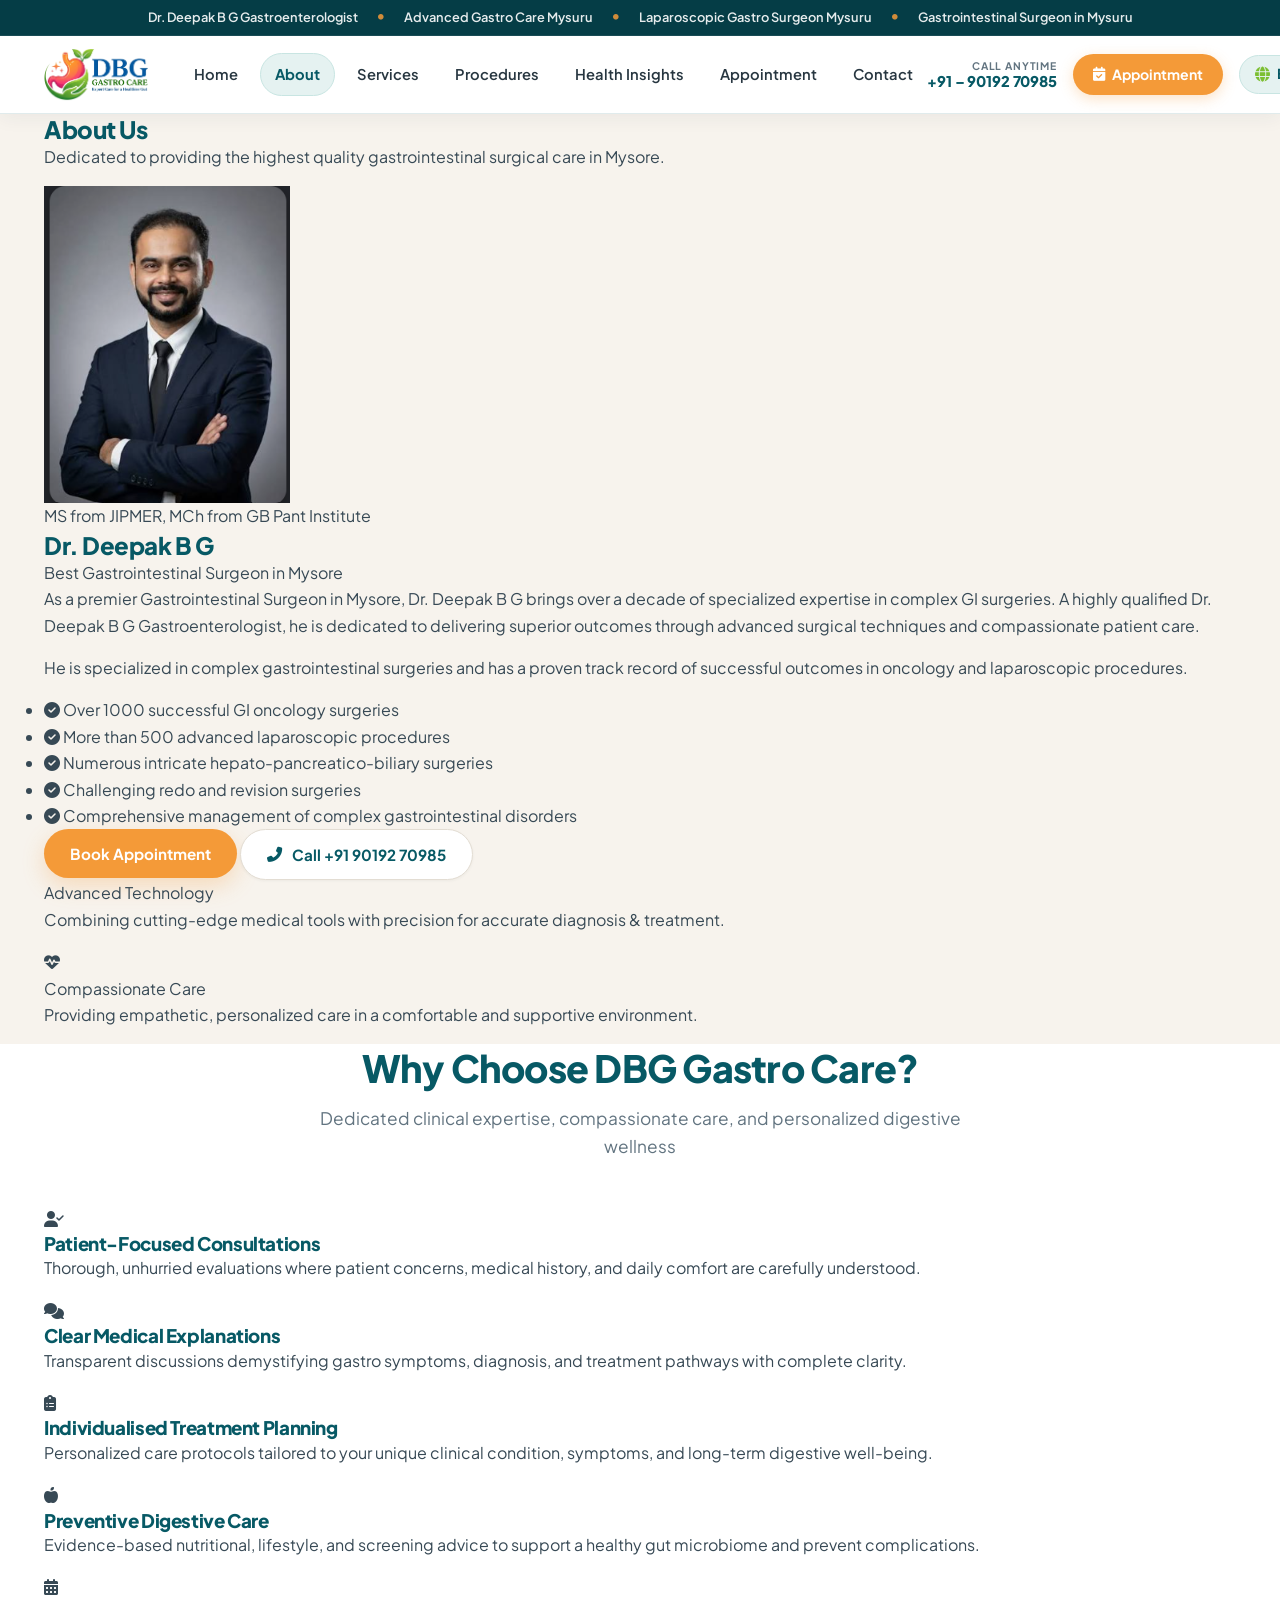
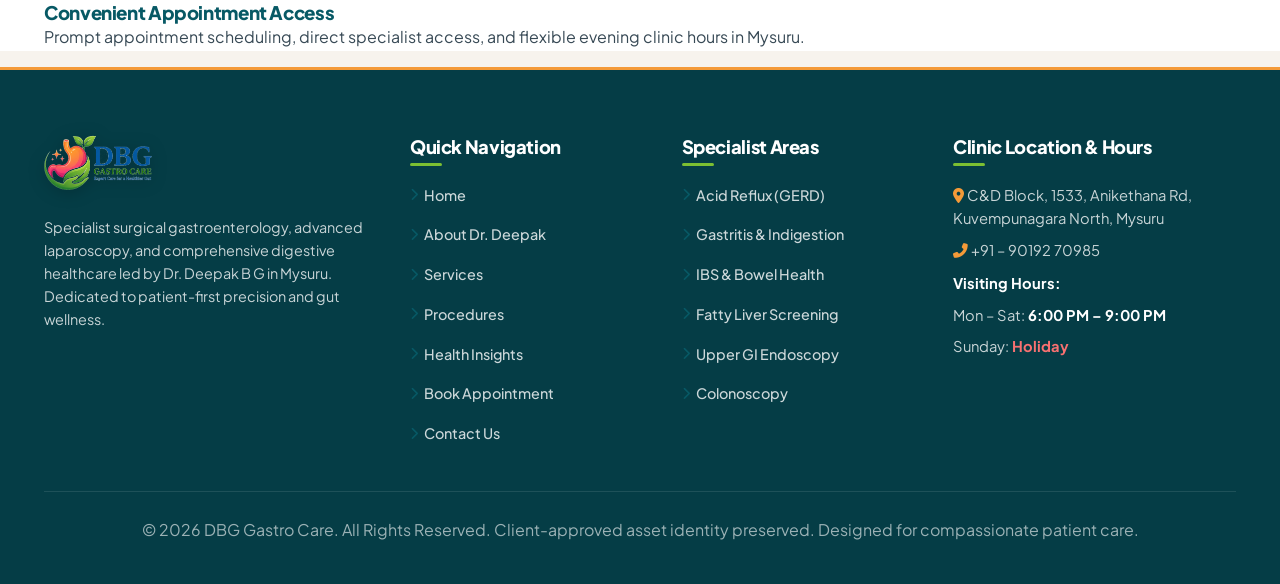
<file: about.html>
<!DOCTYPE html>
<html lang="en">
<head>
    <meta charset="UTF-8">
    <meta name="viewport" content="width=device-width, initial-scale=1.0">
    <title>About Us | DBG Gastro Care | Dr. Deepak B G</title>
    <meta name="description" content="Learn about Dr. Deepak B G, premier surgical gastroenterologist in Mysore. Dedicated to providing world-class Advanced Gastro Care with a patient-first approach.">
    <meta name="keywords" content="Best Surgical Gastroenterologist in Mysore, Advanced Gastro Care Mysore, Laparoscopic Gastro Surgeon Mysore, Gastrointestinal Surgeon in Mysore, Dr. Deepak B G Gastroenterologist">
    <link rel="stylesheet" href="style.css?v=4.4">
    <link rel="icon" type="image/png" href="assets/logo.png">
    <link rel="stylesheet" href="https://cdnjs.cloudflare.com/ajax/libs/font-awesome/6.4.0/css/all.min.css">
</head>
<body>

    <!-- Top Bar -->
    <div class="top-bar">
        <div class="container top-bar-ticker">
            <span data-key="top_kw_1"><i class="fas fa-user-md"></i> Dr. Deepak B G Gastroenterologist</span>
            <i class="fas fa-circle"></i>
            <span data-key="top_kw_2">Advanced Gastro Care Mysuru</span>
            <i class="fas fa-circle"></i>
            <span data-key="top_kw_3">Laparoscopic Gastro Surgeon Mysuru</span>
            <i class="fas fa-circle"></i>
            <span data-key="top_kw_4">Gastrointestinal Surgeon in Mysuru</span>
        </div>
    </div>

    <!-- Header & Navigation (Fixed / Sticky with Stable Logo) -->
        <!-- Locked Global Sticky Header (Identical Before & After Scroll) -->
    <header id="siteHeader">
        <div class="container navbar">
            <a href="index.html" class="logo" aria-label="DBG Gastro Care Home">
                <img src="assets/logo.png?v=4.4" alt="DBG Gastro Care Logo" width="135" height="52">
            </a>
            
            <nav class="nav-links" id="navLinks">
                <a href="index.html">Home</a>
                <a href="about.html" class="active">About</a>
                <a href="services.html">Services</a>
                <a href="procedures.html">Procedures</a>
                <a href="index.html#insights">Health Insights</a>
                <a href="index.html#appointment">Appointment</a>
                <a href="contact.html">Contact</a>
            </nav>
            
            <div class="header-actions">
                <div class="header-call">
                    <span class="call-sub">CALL ANYTIME</span>
                    <a href="tel:+919019270985" class="call-tel">+91 – 90192 70985</a>
                </div>

                <a href="index.html#appointment" class="btn-header-appt">
                    <i class="fas fa-calendar-check"></i> Appointment
                </a>

                <div class="lang-static-badge" aria-label="Language: English">
                    <i class="fas fa-globe"></i> <span>English</span>
                </div>

                <div class="mobile-menu-btn" id="mobileMenuBtn" aria-label="Toggle Navigation Menu">
                    <i class="fas fa-bars"></i>
                </div>
            </div>
        </div>
    </header>

    <!-- Page Header -->
    <section class="page-header">
        <div class="container">
            <h1 data-key="about_header_title">About Us</h1>
            <p data-key="about_header_desc">Dedicated to providing the highest quality gastrointestinal surgical and digestive healthcare in Mysore.</p>
        </div>
    </section>

    <!-- Doctor Section -->
    <section class="doctor-intro">
        <div class="container">
            <div class="doctor-card-wrapper reveal reveal-up">
                <div class="doctor-content">
                    <div class="doctor-img-wrap">
                        <img src="assets/doctor.png?v=4.4" alt="Dr. Deepak B G - Premier Surgical Gastroenterologist">
                    </div>
                    <div class="doctor-details">
                        <span class="degree" data-key="doc_degree">MS from JIPMER, MCh from GB Pant Institute</span>
                        <h2 data-key="doc_name">Dr. Deepak B G</h2>
                        <span class="specialty" data-key="doc_specialty">Best Gastrointestinal Surgeon in Mysore</span>
                        <p data-key="doc_desc_1">As a premier Gastrointestinal Surgeon in Mysore, Dr. Deepak B G brings over a decade of specialized expertise in complex GI surgeries. A highly qualified Dr. Deepak B G Gastroenterologist, he is dedicated to delivering superior outcomes through advanced surgical techniques and compassionate patient care.</p>
                        <p data-key="doc_desc_2">He is specialized in complex gastrointestinal surgeries and has a proven track record of successful outcomes in oncology and laparoscopic procedures.</p>
                        
                        <ul class="doctor-bullets">
                            <li><i class="fas fa-check-circle"></i> <span data-key="doc_bullet_1">Over 1000 successful GI oncology surgeries</span></li>
                            <li><i class="fas fa-check-circle"></i> <span data-key="doc_bullet_2">More than 500 advanced laparoscopic procedures</span></li>
                            <li><i class="fas fa-check-circle"></i> <span data-key="doc_bullet_3">Numerous intricate hepato-pancreatico-biliary surgeries</span></li>
                            <li><i class="fas fa-check-circle"></i> <span data-key="doc_bullet_4">Challenging redo and revision surgeries</span></li>
                            <li><i class="fas fa-check-circle"></i> <span data-key="doc_bullet_5">Comprehensive management of complex gastrointestinal disorders</span></li>
                        </ul>

                        <div class="doctor-action-btns">
                            <a href="index.html#appointment" class="btn btn-primary" data-key="btn_book_appt">Book Appointment</a>
                            <a href="tel:+919019270985" class="btn btn-call"><i class="fas fa-phone-alt"></i> <span data-key="btn_call_now">Call +91 90192 70985</span></a>
                        </div>
                        <div class="vision-pillar-label" data-key="adv_tech">Advanced Technology</div>
                        <p class="vision-pillar-desc" data-key="adv_tech_desc">Combining cutting-edge medical tools with precision for accurate diagnosis & treatment.</p>
                    </div>
                    <div class="vision-pillar">
                        <div class="vision-pillar-icon">
                            <i class="fas fa-heart-pulse"></i>
                        </div>
                        <div class="vision-pillar-label" data-key="comp_care">Compassionate Care</div>
                        <p class="vision-pillar-desc" data-key="comp_care_desc">Providing empathetic, personalized care in a comfortable and supportive environment.</p>
                    </div>
                </div>
            </div>
        </div>
    </section>

    <!-- Why Choose DBG Gastro Care on About Page -->
    <section class="why-choose-section" style="background: var(--white);">
        <div class="container">
            <div class="section-header">
                <h2 data-key="why_choose_title">Why Choose DBG Gastro Care?</h2>
                <p data-key="why_choose_subtitle">Dedicated clinical expertise, compassionate care, and personalized digestive wellness</p>
            </div>

            <div class="why-grid">
                <div class="why-card reveal reveal-up">
                    <div class="why-icon"><i class="fas fa-user-check"></i></div>
                    <h3 data-key="why_item1_title">Patient-Focused Consultations</h3>
                    <p data-key="why_item1_desc">Thorough, unhurried evaluations where patient concerns, medical history, and daily comfort are carefully understood.</p>
                </div>

                <div class="why-card reveal reveal-up" style="transition-delay: 0.1s;">
                    <div class="why-icon"><i class="fas fa-comments"></i></div>
                    <h3 data-key="why_item2_title">Clear Medical Explanations</h3>
                    <p data-key="why_item2_desc">Transparent discussions demystifying gastro symptoms, diagnosis, and treatment pathways with complete clarity.</p>
                </div>

                <div class="why-card reveal reveal-up" style="transition-delay: 0.2s;">
                    <div class="why-icon"><i class="fas fa-clipboard-list"></i></div>
                    <h3 data-key="why_item3_title">Individualised Treatment Planning</h3>
                    <p data-key="why_item3_desc">Personalized care protocols tailored to your unique clinical condition, symptoms, and long-term digestive well-being.</p>
                </div>

                <div class="why-card reveal reveal-up" style="transition-delay: 0.3s;">
                    <div class="why-icon"><i class="fas fa-apple-whole"></i></div>
                    <h3 data-key="why_item4_title">Preventive Digestive Care</h3>
                    <p data-key="why_item4_desc">Evidence-based nutritional, lifestyle, and screening advice to support a healthy gut microbiome and prevent complications.</p>
                </div>

                <div class="why-card reveal reveal-up" style="transition-delay: 0.4s;">
                    <div class="why-icon"><i class="fas fa-calendar-days"></i></div>
                    <h3 data-key="why_item5_title">Convenient Appointment Access</h3>
                    <p data-key="why_item5_desc">Prompt appointment scheduling, direct specialist access, and flexible evening clinic hours in Mysuru.</p>
                </div>
            </div>
        </div>
    </section>

    <!-- Footer -->
        <!-- Premium Footer -->
    <footer>
        <div class="container">
            <div class="footer-content">
                <div class="footer-col">
                    <a href="index.html" class="footer-logo">
                        <img src="assets/logo.png?v=4.4" alt="DBG Gastro Care">
                    </a>
                    <p>
                        Specialist surgical gastroenterology, advanced laparoscopy, and comprehensive digestive healthcare led by Dr. Deepak B G in Mysuru. Dedicated to patient-first precision and gut wellness.
                    </p>
                </div>

                <div class="footer-col">
                    <h3>Quick Navigation</h3>
                    <div class="footer-links">
                        <a href="index.html"><i class="fas fa-chevron-right"></i> Home</a>
                        <a href="about.html"><i class="fas fa-chevron-right"></i> About Dr. Deepak</a>
                        <a href="services.html"><i class="fas fa-chevron-right"></i> Services</a>
                        <a href="procedures.html"><i class="fas fa-chevron-right"></i> Procedures</a>
                        <a href="index.html#insights"><i class="fas fa-chevron-right"></i> Health Insights</a>
                        <a href="index.html#appointment"><i class="fas fa-chevron-right"></i> Book Appointment</a>
                        <a href="contact.html"><i class="fas fa-chevron-right"></i> Contact Us</a>
                    </div>
                </div>

                <div class="footer-col">
                    <h3>Specialist Areas</h3>
                    <div class="footer-links">
                        <a href="services.html"><i class="fas fa-chevron-right"></i> Acid Reflux (GERD)</a>
                        <a href="services.html"><i class="fas fa-chevron-right"></i> Gastritis &amp; Indigestion</a>
                        <a href="services.html"><i class="fas fa-chevron-right"></i> IBS &amp; Bowel Health</a>
                        <a href="services.html"><i class="fas fa-chevron-right"></i> Fatty Liver Screening</a>
                        <a href="procedures.html"><i class="fas fa-chevron-right"></i> Upper GI Endoscopy</a>
                        <a href="procedures.html"><i class="fas fa-chevron-right"></i> Colonoscopy</a>
                    </div>
                </div>

                <div class="footer-col footer-hours">
                    <h3>Clinic Location &amp; Hours</h3>
                    <p><i class="fas fa-map-marker-alt" style="color: var(--soft-orange);"></i> C&amp;D Block, 1533, Anikethana Rd, Kuvempunagara North, Mysuru</p>
                    <p><i class="fas fa-phone-alt" style="color: var(--soft-orange);"></i> <a href="tel:+919019270985" style="color: inherit;">+91 – 90192 70985</a></p>
                    <p style="margin-top: 10px;"><strong>Visiting Hours:</strong></p>
                    <p>Mon – Sat: <strong>6:00 PM – 9:00 PM</strong></p>
                    <p>Sunday: <strong style="color: #F87171;">Holiday</strong></p>
                </div>
            </div>

            <div class="footer-bottom">
                <p>&copy; 2026 DBG Gastro Care. All Rights Reserved. Client-approved asset identity preserved. Designed for compassionate patient care.</p>
            </div>
        </div>
    </footer>

    <script src="translations.js?v=4.4"></script>
    <script src="script.js?v=4.4"></script>
<!-- =========================================================================
         SMART APPOINTMENT BOOKING MODAL (Step-by-Step Flow)
         ========================================================================= -->
    <!-- 13. Smart Appointment Booking Modal (4-Step Flow) -->
    <div id="appointmentModal" class="appt-modal" role="dialog" aria-modal="true" aria-labelledby="modalTitle" style="display: none;">
        <div class="appt-modal-overlay" id="modalBackdrop"></div>
        <div class="appt-modal-container">
            <div class="appt-modal-card">
                <!-- Modal Header -->
                <div class="appt-modal-header">
                    <div>
                        <span class="modal-badge"><i class="fas fa-calendar-check"></i> DBG Gastro Care</span>
                        <h3 id="modalTitle">Smart Appointment Booking</h3>
                    </div>
                    <button type="button" class="modal-close-btn" id="closeModalBtn" aria-label="Close modal">
                        <i class="fas fa-times"></i>
                    </button>
                </div>

                <!-- Stepper Progress Bar -->
                <div class="modal-stepper">
                    <div class="step-indicator active" data-step="1">
                        <div class="step-num">1</div>
                        <span class="step-text">Patient</span>
                    </div>
                    <div class="step-line"></div>
                    <div class="step-indicator" data-step="2">
                        <div class="step-num">2</div>
                        <span class="step-text">Consultation</span>
                    </div>
                    <div class="step-line"></div>
                    <div class="step-indicator" data-step="3">
                        <div class="step-num">3</div>
                        <span class="step-text">Schedule</span>
                    </div>
                    <div class="step-line"></div>
                    <div class="step-indicator" data-step="4">
                        <div class="step-num">4</div>
                        <span class="step-text">Confirm</span>
                    </div>
                </div>

                <!-- Modal Body Form -->
                <form id="smartBookingForm" novalidate>
                    <!-- STEP 1: Patient Information -->
                    <div class="modal-step-panel active" id="stepPanel1">
                        <h4 class="step-heading"><i class="fas fa-user-circle"></i> Patient Details</h4>
                        <p class="step-subtext">Please provide your details for clinic registration and consultation records.</p>

                        <div class="form-grid-modal">
                            <div class="modal-field">
                                <label for="patientName"><i class="fas fa-user"></i> Full Name <span class="req">*</span></label>
                                <input type="text" id="patientName" class="modal-input" placeholder="e.g. Ramesh Kumar" required>
                                <span class="field-error" id="nameError">Please enter the patient's full name.</span>
                            </div>

                            <div class="modal-field">
                                <label for="patientPhone"><i class="fas fa-phone"></i> Mobile Number <span class="req">*</span></label>
                                <input type="tel" id="patientPhone" class="modal-input" placeholder="e.g. 9876543210" required>
                                <span class="field-error" id="phoneError">Please enter a valid 10-digit mobile number.</span>
                            </div>

                            <div class="modal-field">
                                <label for="patientEmail"><i class="fas fa-envelope"></i> Email Address <span class="opt">(Optional)</span></label>
                                <input type="email" id="patientEmail" class="modal-input" placeholder="e.g. name@example.com">
                                <span class="field-error" id="emailError">Please enter a valid email address.</span>
                            </div>

                            <div class="modal-field">
                                <label for="patientType"><i class="fas fa-user-tag"></i> Patient Status <span class="req">*</span></label>
                                <select id="patientType" class="modal-select" required>
                                    <option value="new">New Patient (First Visit)</option>
                                    <option value="returning">Returning / Follow-up Patient</option>
                                </select>
                            </div>
                        </div>

                        <div class="modal-actions right-only">
                            <button type="button" class="btn btn-primary btn-step-next" id="goToStep2">
                                Continue to Consultation <i class="fas fa-arrow-right"></i>
                            </button>
                        </div>
                    </div>

                    <!-- STEP 2: Consultation & Facility -->
                    <div class="modal-step-panel" id="stepPanel2">
                        <h4 class="step-heading"><i class="fas fa-stethoscope"></i> Select Consultation Facility</h4>
                        <p class="step-subtext">Choose your specialized digestive care area or clinical consultation type.</p>

                        <div class="selected-service-pill" id="selectedServiceBanner">
                            <i class="fas fa-circle-check"></i>
                            <div>
                                <strong id="selectedServicePillTitle">General Gastroenterology Consultation</strong>
                                <span id="selectedServicePillNote">Specialist clinical consultation with Dr. Deepak B G</span>
                            </div>
                        </div>

                        <div class="modal-field" style="margin-top: 18px;">
                            <label for="consultationSelect">What type of consultation or service do you need? <span class="req">*</span></label>
                            <select id="consultationSelect" class="modal-select" required>
                                <option value="general">General Gastroenterology Consultation</option>
                                <option value="gerd">Acid Reflux / GERD</option>
                                <option value="gastritis">Gastritis and Indigestion</option>
                                <option value="abdominal_pain">Abdominal Pain Consultation</option>
                                <option value="ibs">IBS and Bowel Health</option>
                                <option value="constipation">Constipation and Digestive Health</option>
                                <option value="liver">Liver and Digestive Health</option>
                                <option value="followup">Follow-up Consultation</option>
                                <option value="endoscopy">Endoscopy Enquiry (Requires Confirmation)</option>
                                <option value="colonoscopy">Colonoscopy Enquiry (Requires Confirmation)</option>
                                <option value="other">Other Digestive Health Concern</option>
                            </select>
                            <span class="field-error" id="consultError">Please select a consultation type.</span>
                        </div>

                        <div class="modal-field" style="margin-top: 14px;">
                            <label><i class="fas fa-hospital-user"></i> Consultation Mode <span class="req">*</span></label>
                            <div class="radio-toggle-group">
                                <label class="radio-chip active">
                                    <input type="radio" name="consultMode" value="in_person" checked>
                                    <i class="fas fa-location-dot"></i> In-Person Visit (Mysuru Clinic)
                                </label>
                                <label class="radio-chip">
                                    <input type="radio" name="consultMode" value="online">
                                    <i class="fas fa-video"></i> Online Teleconsultation
                                </label>
                            </div>
                        </div>

                        <div class="modal-actions">
                            <button type="button" class="btn btn-step-back" id="backToStep1">
                                <i class="fas fa-arrow-left"></i> Back
                            </button>
                            <button type="button" class="btn btn-primary btn-step-next" id="goToStep3">
                                Choose Date &amp; Time <i class="fas fa-arrow-right"></i>
                            </button>
                        </div>
                    </div>

                    <!-- STEP 3: Date & Evening Time Slot -->
                    <div class="modal-step-panel" id="stepPanel3">
                        <h4 class="step-heading"><i class="fas fa-calendar-alt"></i> Appointment Schedule</h4>
                        <p class="step-subtext">Visiting hours: <strong>Mon – Sat: 6:00 PM – 9:00 PM</strong> (Sunday: Closed).</p>

                        <div class="form-grid-modal">
                            <div class="modal-field">
                                <label for="apptDate"><i class="fas fa-calendar-day"></i> Preferred Date <span class="req">*</span></label>
                                <input type="date" id="apptDate" class="modal-input" required>
                                <span class="field-error" id="dateError">Please select a valid upcoming date (Mon–Sat).</span>
                                <div class="sunday-warning" id="sundayNotice" style="display: none;">
                                    <i class="fas fa-circle-exclamation"></i> The clinic is closed on Sundays. Please choose Monday to Saturday.
                                </div>
                            </div>

                            <div class="modal-field">
                                <label for="apptTimeSlot"><i class="fas fa-clock"></i> Evening Time Slot <span class="req">*</span></label>
                                <select id="apptTimeSlot" class="modal-select" required>
                                    <option value="6:00 PM – 7:00 PM" selected>6:00 PM – 7:00 PM</option>
                                    <option value="7:00 PM – 8:00 PM">7:00 PM – 8:00 PM</option>
                                    <option value="8:00 PM – 9:00 PM">8:00 PM – 9:00 PM</option>
                                </select>
                                <span class="field-error" id="timeError">Please select a preferred slot.</span>
                            </div>
                        </div>

                        <div class="modal-field" style="margin-top: 14px;">
                            <label for="symptomsDesc"><i class="fas fa-notes-medical"></i> Symptoms or Medical Concerns <span class="opt">(Optional)</span></label>
                            <textarea id="symptomsDesc" class="modal-textarea" rows="3" placeholder="Describe any current symptoms, duration, or previous treatments..."></textarea>
                        </div>

                        <div class="modal-actions">
                            <button type="button" class="btn btn-step-back" id="backToStep2">
                                <i class="fas fa-arrow-left"></i> Back
                            </button>
                            <button type="button" class="btn btn-primary btn-step-next" id="goToStep4">
                                Review &amp; Submit <i class="fas fa-arrow-right"></i>
                            </button>
                        </div>
                    </div>

                    <!-- STEP 4: Review and Submit -->
                    <div class="modal-step-panel" id="stepPanel4">
                        <h4 class="step-heading"><i class="fas fa-clipboard-check"></i> Review Your Appointment</h4>
                        <p class="step-subtext">Please verify your details before submitting your consultation request.</p>

                        <div class="review-summary-card">
                            <div class="review-row">
                                <span class="review-label"><i class="fas fa-user"></i> Patient:</span>
                                <strong class="review-value" id="revName">—</strong>
                            </div>
                            <div class="review-row">
                                <span class="review-label"><i class="fas fa-phone"></i> Mobile:</span>
                                <strong class="review-value" id="revPhone">—</strong>
                            </div>
                            <div class="review-row" id="revEmailRow">
                                <span class="review-label"><i class="fas fa-envelope"></i> Email:</span>
                                <span class="review-value" id="revEmail">—</span>
                            </div>
                            <div class="review-row">
                                <span class="review-label"><i class="fas fa-stethoscope"></i> Service:</span>
                                <strong class="review-value text-teal" id="revService">—</strong>
                            </div>
                            <div class="review-row">
                                <span class="review-label"><i class="fas fa-hospital-user"></i> Mode:</span>
                                <span class="review-value" id="revMode">—</span>
                            </div>
                            <div class="review-row">
                                <span class="review-label"><i class="fas fa-calendar-day"></i> Schedule:</span>
                                <strong class="review-value" id="revSchedule">—</strong>
                            </div>
                        </div>

                        <div class="submission-feedback-box" id="submissionFeedback" style="display: none;"></div>

                        <div class="modal-actions">
                            <button type="button" class="btn btn-step-back" id="backToStep3">
                                <i class="fas fa-arrow-left"></i> Edit Details
                            </button>
                            <button type="submit" class="btn btn-primary btn-submit-request" id="submitApptBtn">
                                <span class="btn-text"><i class="fas fa-paper-plane"></i> Submit Appointment Request</span>
                                <span class="btn-spinner" style="display: none;"><i class="fas fa-circle-notch fa-spin"></i> Processing...</span>
                            </button>
                        </div>
                    </div>
                </form>
            </div>
        </div>
    </div>
</body>
</html>
</file>
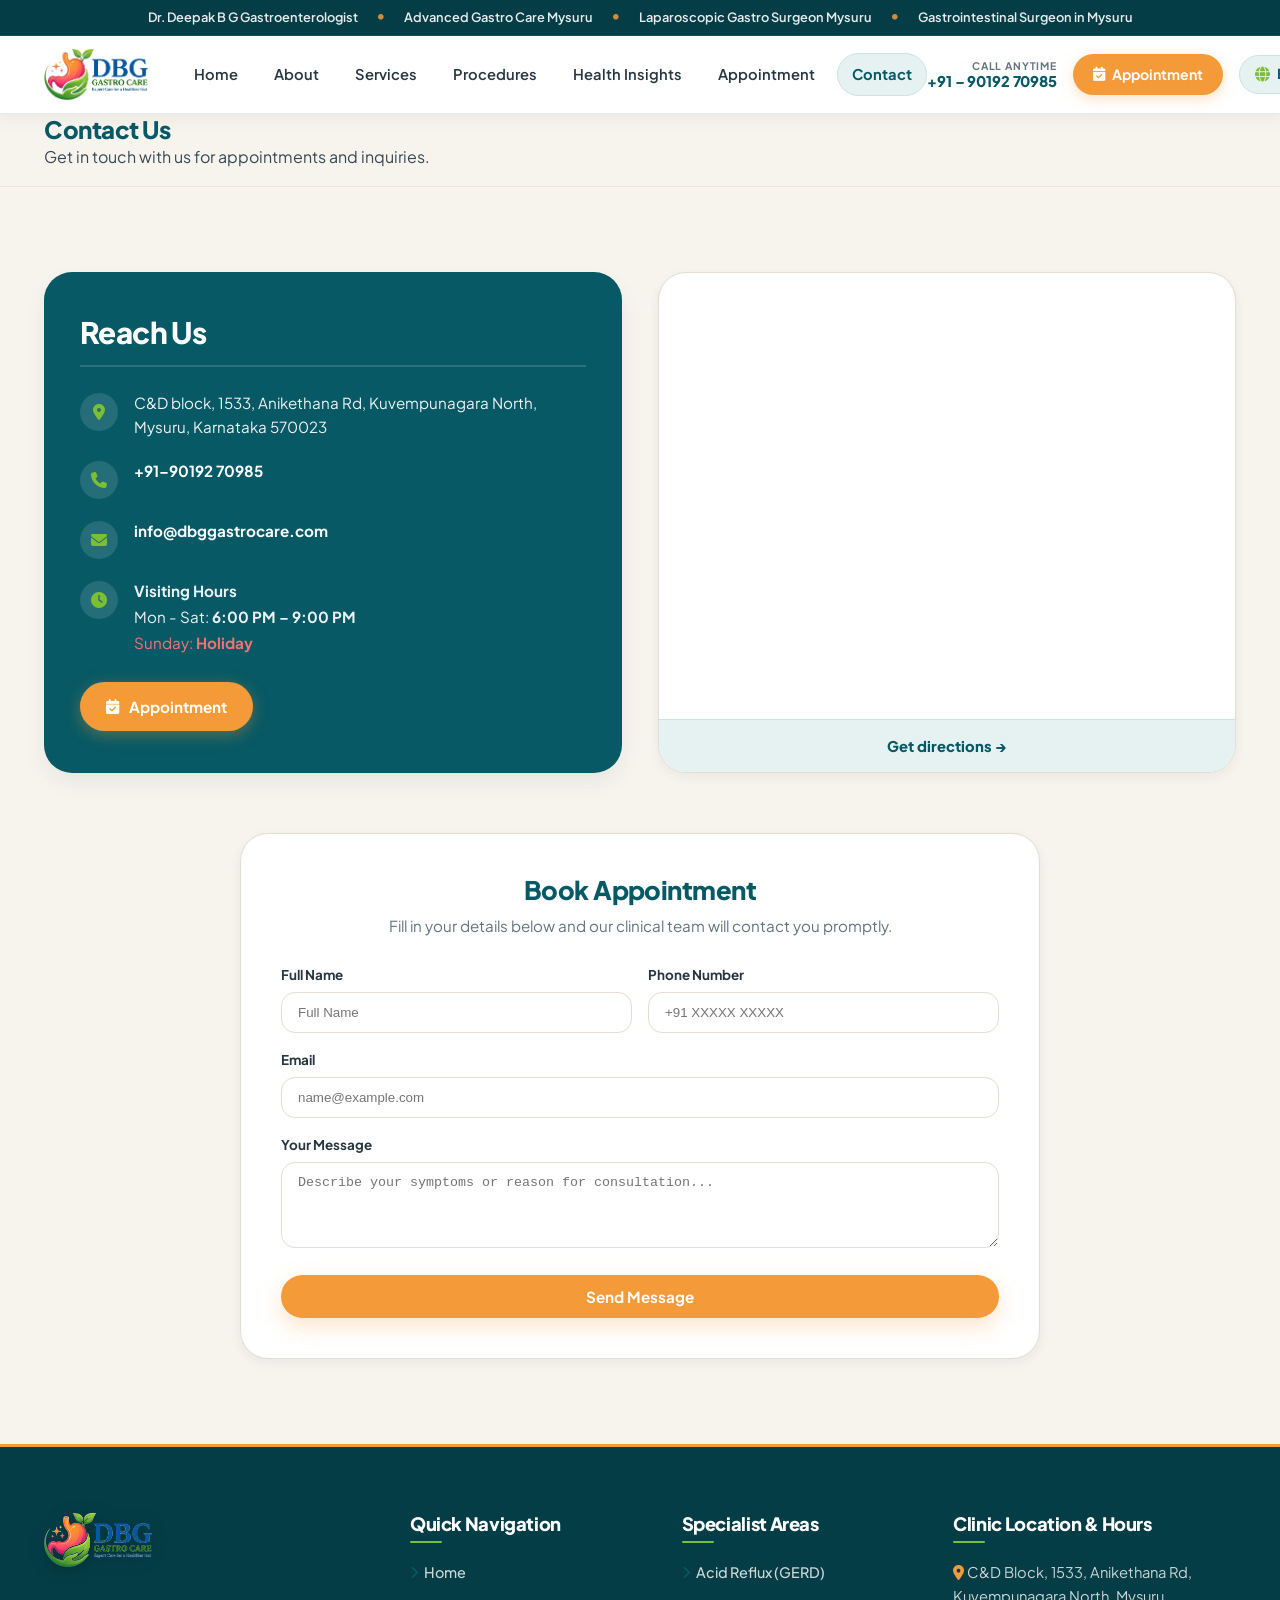
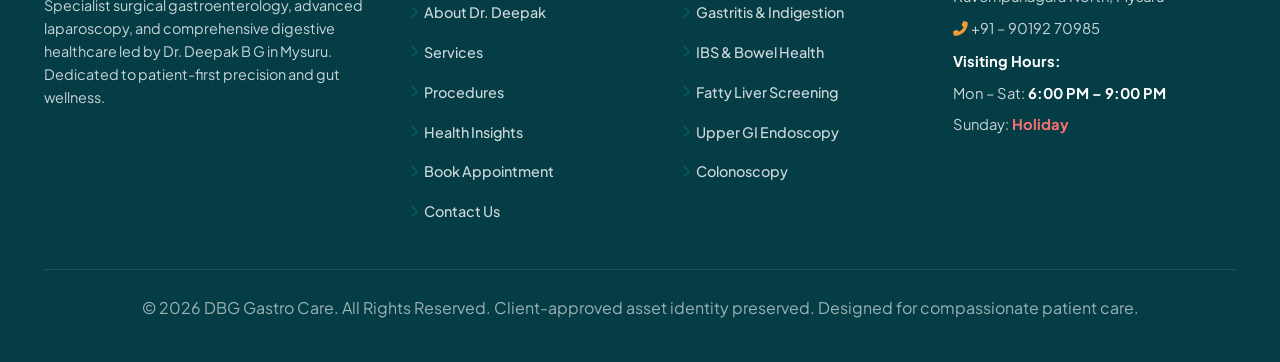
<file: contact.html>
<!DOCTYPE html>
<html lang="en">
<head>
    <meta charset="UTF-8">
    <meta name="viewport" content="width=device-width, initial-scale=1.0">
    <title>Contact Us | DBG Gastro Care | Clinic in Mysore</title>
    <meta name="description" content="Contact DBG Gastro Care in Mysore to schedule your gastrointestinal consultation with Dr. Deepak B G. Call +91 90192 70985 or visit our Kuvempunagara North clinic.">
    <meta name="keywords" content="Contact Gastroenterologist Mysore, Book Gastro Appointment Mysore, DBG Gastro Care Address, Dr. Deepak B G Phone Number">
    <link rel="stylesheet" href="style.css?v=4.4">
    <link rel="icon" type="image/png" href="assets/logo.png">
    <link rel="stylesheet" href="https://cdnjs.cloudflare.com/ajax/libs/font-awesome/6.4.0/css/all.min.css">
</head>
<body>

    <!-- Top Bar -->
    <div class="top-bar">
        <div class="container top-bar-ticker">
            <span data-key="top_kw_1"><i class="fas fa-user-md"></i> Dr. Deepak B G Gastroenterologist</span>
            <i class="fas fa-circle"></i>
            <span data-key="top_kw_2">Advanced Gastro Care Mysuru</span>
            <i class="fas fa-circle"></i>
            <span data-key="top_kw_3">Laparoscopic Gastro Surgeon Mysuru</span>
            <i class="fas fa-circle"></i>
            <span data-key="top_kw_4">Gastrointestinal Surgeon in Mysuru</span>
        </div>
    </div>

    <!-- Header & Navigation (Fixed / Sticky with Stable Logo) -->
        <!-- Locked Global Sticky Header (Identical Before & After Scroll) -->
    <header id="siteHeader">
        <div class="container navbar">
            <a href="index.html" class="logo" aria-label="DBG Gastro Care Home">
                <img src="assets/logo.png?v=4.4" alt="DBG Gastro Care Logo" width="135" height="52">
            </a>
            
            <nav class="nav-links" id="navLinks">
                <a href="index.html">Home</a>
                <a href="about.html">About</a>
                <a href="services.html">Services</a>
                <a href="procedures.html">Procedures</a>
                <a href="index.html#insights">Health Insights</a>
                <a href="index.html#appointment">Appointment</a>
                <a href="contact.html" class="active">Contact</a>
            </nav>
            
            <div class="header-actions">
                <div class="header-call">
                    <span class="call-sub">CALL ANYTIME</span>
                    <a href="tel:+919019270985" class="call-tel">+91 – 90192 70985</a>
                </div>

                <a href="index.html#appointment" class="btn-header-appt">
                    <i class="fas fa-calendar-check"></i> Appointment
                </a>

                <div class="lang-static-badge" aria-label="Language: English">
                    <i class="fas fa-globe"></i> <span>English</span>
                </div>

                <div class="mobile-menu-btn" id="mobileMenuBtn" aria-label="Toggle Navigation Menu">
                    <i class="fas fa-bars"></i>
                </div>
            </div>
        </div>
    </header>

    <!-- Page Header -->
    <section class="page-header">
        <div class="container">
            <h1 data-key="contact_header_title">Contact Us</h1>
            <p data-key="contact_header_desc">Get in touch with us for appointments and inquiries. We are here to support your digestive health.</p>
        </div>
    </section>

    <!-- Contact & Map Section (Matching Reference Image 1) -->
    <section class="contact-section">
        <div class="container">
            <div class="contact-layout-grid">
                <!-- Left Column: Reach Us Card (Deep Teal from Reference Image 1) -->
                <div class="reach-us-card reveal reveal-left">
                    <h3 data-key="reach_us_title">Reach Us</h3>
                    
                    <div class="reach-us-items">
                        <div class="reach-us-item">
                            <i class="fas fa-location-dot"></i>
                            <div class="reach-us-item-text">
                                C&D block, 1533, Anikethana Rd, Kuvempunagara North, Mysuru, Karnataka 570023
                            </div>
                        </div>

                        <div class="reach-us-item">
                            <i class="fas fa-phone"></i>
                            <div class="reach-us-item-text">
                                <a href="tel:+919019270985">+91–90192 70985</a>
                            </div>
                        </div>

                        <div class="reach-us-item">
                            <i class="fas fa-envelope"></i>
                            <div class="reach-us-item-text">
                                <a href="mailto:info@dbggastrocare.com">info@dbggastrocare.com</a>
                            </div>
                        </div>

                        <div class="reach-us-item">
                            <i class="fas fa-clock"></i>
                            <div class="reach-us-item-text">
                                <div style="font-weight: 700; margin-bottom: 3px;" data-key="footer_visiting_hours">Visiting Hours</div>
                                <div style="margin-bottom: 2px;"><span data-key="footer_mon_sat">Mon - Sat:</span> <strong>6:00 PM – 9:00 PM</strong></div>
                                <div style="color: #F87171;"><span data-key="footer_sun">Sunday:</span> <strong data-key="footer_holiday">Holiday</strong></div>
                            </div>
                        </div>
                    </div>

                    <div class="reach-us-action">
                        <a href="tel:+919019270985" class="btn">
                            <i class="fas fa-calendar-check"></i> 
                            <span data-key="btn_appointment">Book Appointment</span>
                        </a>
                    </div>
                </div>

                <!-- Right Column: Location Map Card (Matching Reference Image 1) -->
                <div class="map-display-card reveal reveal-right">
                    <div class="map-embed-container">
                        <iframe 
                            src="https://maps.google.com/maps?q=DBG%20Gastro%20care%20Mysuru&t=&z=17&ie=UTF8&iwloc=B&output=embed" 
                            title="DBG Gastro Care Clinic Location Map" 
                            loading="lazy" 
                            allowfullscreen>
                        </iframe>
                    </div>
                    <a href="https://maps.google.com/maps?q=DBG%20Gastro%20care%20Mysuru" target="_blank" rel="noopener noreferrer" class="map-directions-link">
                        <span data-key="get_directions_label">Get directions &rarr;</span>
                    </a>
                </div>
            </div>

            <!-- Online Appointment Inquiry Form -->
            <div id="appointment" style="max-width: 800px; margin: 60px auto 0; scroll-margin-top: 100px; background: var(--white); padding: 40px; border-radius: var(--radius-xl); box-shadow: var(--shadow-sm); border: 1px solid var(--border);">
                <div class="section-header" style="margin-bottom: 25px;">
                    <h3 style="font-size: 1.6rem; margin-bottom: 8px;" data-key="send_msg_title">Send Appointment Request</h3>
                    <p style="font-size: 0.95rem; margin-top: 4px;">Fill in your details below and our clinical team will contact you promptly.</p>
                </div>

                <form id="contactForm">
                    <div style="display: grid; grid-template-columns: repeat(auto-fit, minmax(280px, 1fr)); gap: 16px; margin-bottom: 16px;">
                        <div>
                            <label style="display: block; font-size: 0.84rem; font-weight: 700; color: var(--text-main); margin-bottom: 6px;" data-key="form_name">Full Name</label>
                            <input type="text" class="form-control" style="width: 100%; padding: 12px 16px; border: 1.5px solid var(--border); border-radius: var(--radius-md);" placeholder="Full Name" required>
                        </div>
                        <div>
                            <label style="display: block; font-size: 0.84rem; font-weight: 700; color: var(--text-main); margin-bottom: 6px;" data-key="form_phone">Phone Number</label>
                            <input type="tel" class="form-control" style="width: 100%; padding: 12px 16px; border: 1.5px solid var(--border); border-radius: var(--radius-md);" placeholder="+91 XXXXX XXXXX" required>
                        </div>
                    </div>
                    <div style="margin-bottom: 16px;">
                        <label style="display: block; font-size: 0.84rem; font-weight: 700; color: var(--text-main); margin-bottom: 6px;" data-key="email_title">Email Address</label>
                        <input type="email" class="form-control" style="width: 100%; padding: 12px 16px; border: 1.5px solid var(--border); border-radius: var(--radius-md);" placeholder="name@example.com" required>
                    </div>
                    <div style="margin-bottom: 20px;">
                        <label style="display: block; font-size: 0.84rem; font-weight: 700; color: var(--text-main); margin-bottom: 6px;" data-key="form_message">Message / Symptoms</label>
                        <textarea class="form-control" style="width: 100%; padding: 12px 16px; border: 1.5px solid var(--border); border-radius: var(--radius-md);" placeholder="Describe your symptoms or reason for consultation..." rows="4" required></textarea>
                    </div>
                    <button type="submit" class="btn btn-primary" style="width: 100%;" data-key="btn_send_msg">
                        <i class="fas fa-paper-plane"></i> Send Request
                    </button>
                    <div class="toast-notice"></div>
                </form>
            </div>
        </div>
    </section>

    <!-- Footer -->
        <!-- Premium Footer -->
    <footer>
        <div class="container">
            <div class="footer-content">
                <div class="footer-col">
                    <a href="index.html" class="footer-logo">
                        <img src="assets/logo.png?v=4.4" alt="DBG Gastro Care">
                    </a>
                    <p>
                        Specialist surgical gastroenterology, advanced laparoscopy, and comprehensive digestive healthcare led by Dr. Deepak B G in Mysuru. Dedicated to patient-first precision and gut wellness.
                    </p>
                </div>

                <div class="footer-col">
                    <h3>Quick Navigation</h3>
                    <div class="footer-links">
                        <a href="index.html"><i class="fas fa-chevron-right"></i> Home</a>
                        <a href="about.html"><i class="fas fa-chevron-right"></i> About Dr. Deepak</a>
                        <a href="services.html"><i class="fas fa-chevron-right"></i> Services</a>
                        <a href="procedures.html"><i class="fas fa-chevron-right"></i> Procedures</a>
                        <a href="index.html#insights"><i class="fas fa-chevron-right"></i> Health Insights</a>
                        <a href="index.html#appointment"><i class="fas fa-chevron-right"></i> Book Appointment</a>
                        <a href="contact.html"><i class="fas fa-chevron-right"></i> Contact Us</a>
                    </div>
                </div>

                <div class="footer-col">
                    <h3>Specialist Areas</h3>
                    <div class="footer-links">
                        <a href="services.html"><i class="fas fa-chevron-right"></i> Acid Reflux (GERD)</a>
                        <a href="services.html"><i class="fas fa-chevron-right"></i> Gastritis &amp; Indigestion</a>
                        <a href="services.html"><i class="fas fa-chevron-right"></i> IBS &amp; Bowel Health</a>
                        <a href="services.html"><i class="fas fa-chevron-right"></i> Fatty Liver Screening</a>
                        <a href="procedures.html"><i class="fas fa-chevron-right"></i> Upper GI Endoscopy</a>
                        <a href="procedures.html"><i class="fas fa-chevron-right"></i> Colonoscopy</a>
                    </div>
                </div>

                <div class="footer-col footer-hours">
                    <h3>Clinic Location &amp; Hours</h3>
                    <p><i class="fas fa-map-marker-alt" style="color: var(--soft-orange);"></i> C&amp;D Block, 1533, Anikethana Rd, Kuvempunagara North, Mysuru</p>
                    <p><i class="fas fa-phone-alt" style="color: var(--soft-orange);"></i> <a href="tel:+919019270985" style="color: inherit;">+91 – 90192 70985</a></p>
                    <p style="margin-top: 10px;"><strong>Visiting Hours:</strong></p>
                    <p>Mon – Sat: <strong>6:00 PM – 9:00 PM</strong></p>
                    <p>Sunday: <strong style="color: #F87171;">Holiday</strong></p>
                </div>
            </div>

            <div class="footer-bottom">
                <p>&copy; 2026 DBG Gastro Care. All Rights Reserved. Client-approved asset identity preserved. Designed for compassionate patient care.</p>
            </div>
        </div>
    </footer>

    <script src="translations.js?v=4.4"></script>
    <script src="script.js?v=4.4"></script>
<!-- =========================================================================
         SMART APPOINTMENT BOOKING MODAL (Step-by-Step Flow)
         ========================================================================= -->
    <!-- 13. Smart Appointment Booking Modal (4-Step Flow) -->
    <div id="appointmentModal" class="appt-modal" role="dialog" aria-modal="true" aria-labelledby="modalTitle" style="display: none;">
        <div class="appt-modal-overlay" id="modalBackdrop"></div>
        <div class="appt-modal-container">
            <div class="appt-modal-card">
                <!-- Modal Header -->
                <div class="appt-modal-header">
                    <div>
                        <span class="modal-badge"><i class="fas fa-calendar-check"></i> DBG Gastro Care</span>
                        <h3 id="modalTitle">Smart Appointment Booking</h3>
                    </div>
                    <button type="button" class="modal-close-btn" id="closeModalBtn" aria-label="Close modal">
                        <i class="fas fa-times"></i>
                    </button>
                </div>

                <!-- Stepper Progress Bar -->
                <div class="modal-stepper">
                    <div class="step-indicator active" data-step="1">
                        <div class="step-num">1</div>
                        <span class="step-text">Patient</span>
                    </div>
                    <div class="step-line"></div>
                    <div class="step-indicator" data-step="2">
                        <div class="step-num">2</div>
                        <span class="step-text">Consultation</span>
                    </div>
                    <div class="step-line"></div>
                    <div class="step-indicator" data-step="3">
                        <div class="step-num">3</div>
                        <span class="step-text">Schedule</span>
                    </div>
                    <div class="step-line"></div>
                    <div class="step-indicator" data-step="4">
                        <div class="step-num">4</div>
                        <span class="step-text">Confirm</span>
                    </div>
                </div>

                <!-- Modal Body Form -->
                <form id="smartBookingForm" novalidate>
                    <!-- STEP 1: Patient Information -->
                    <div class="modal-step-panel active" id="stepPanel1">
                        <h4 class="step-heading"><i class="fas fa-user-circle"></i> Patient Details</h4>
                        <p class="step-subtext">Please provide your details for clinic registration and consultation records.</p>

                        <div class="form-grid-modal">
                            <div class="modal-field">
                                <label for="patientName"><i class="fas fa-user"></i> Full Name <span class="req">*</span></label>
                                <input type="text" id="patientName" class="modal-input" placeholder="e.g. Ramesh Kumar" required>
                                <span class="field-error" id="nameError">Please enter the patient's full name.</span>
                            </div>

                            <div class="modal-field">
                                <label for="patientPhone"><i class="fas fa-phone"></i> Mobile Number <span class="req">*</span></label>
                                <input type="tel" id="patientPhone" class="modal-input" placeholder="e.g. 9876543210" required>
                                <span class="field-error" id="phoneError">Please enter a valid 10-digit mobile number.</span>
                            </div>

                            <div class="modal-field">
                                <label for="patientEmail"><i class="fas fa-envelope"></i> Email Address <span class="opt">(Optional)</span></label>
                                <input type="email" id="patientEmail" class="modal-input" placeholder="e.g. name@example.com">
                                <span class="field-error" id="emailError">Please enter a valid email address.</span>
                            </div>

                            <div class="modal-field">
                                <label for="patientType"><i class="fas fa-user-tag"></i> Patient Status <span class="req">*</span></label>
                                <select id="patientType" class="modal-select" required>
                                    <option value="new">New Patient (First Visit)</option>
                                    <option value="returning">Returning / Follow-up Patient</option>
                                </select>
                            </div>
                        </div>

                        <div class="modal-actions right-only">
                            <button type="button" class="btn btn-primary btn-step-next" id="goToStep2">
                                Continue to Consultation <i class="fas fa-arrow-right"></i>
                            </button>
                        </div>
                    </div>

                    <!-- STEP 2: Consultation & Facility -->
                    <div class="modal-step-panel" id="stepPanel2">
                        <h4 class="step-heading"><i class="fas fa-stethoscope"></i> Select Consultation Facility</h4>
                        <p class="step-subtext">Choose your specialized digestive care area or clinical consultation type.</p>

                        <div class="selected-service-pill" id="selectedServiceBanner">
                            <i class="fas fa-circle-check"></i>
                            <div>
                                <strong id="selectedServicePillTitle">General Gastroenterology Consultation</strong>
                                <span id="selectedServicePillNote">Specialist clinical consultation with Dr. Deepak B G</span>
                            </div>
                        </div>

                        <div class="modal-field" style="margin-top: 18px;">
                            <label for="consultationSelect">What type of consultation or service do you need? <span class="req">*</span></label>
                            <select id="consultationSelect" class="modal-select" required>
                                <option value="general">General Gastroenterology Consultation</option>
                                <option value="gerd">Acid Reflux / GERD</option>
                                <option value="gastritis">Gastritis and Indigestion</option>
                                <option value="abdominal_pain">Abdominal Pain Consultation</option>
                                <option value="ibs">IBS and Bowel Health</option>
                                <option value="constipation">Constipation and Digestive Health</option>
                                <option value="liver">Liver and Digestive Health</option>
                                <option value="followup">Follow-up Consultation</option>
                                <option value="endoscopy">Endoscopy Enquiry (Requires Confirmation)</option>
                                <option value="colonoscopy">Colonoscopy Enquiry (Requires Confirmation)</option>
                                <option value="other">Other Digestive Health Concern</option>
                            </select>
                            <span class="field-error" id="consultError">Please select a consultation type.</span>
                        </div>

                        <div class="modal-field" style="margin-top: 14px;">
                            <label><i class="fas fa-hospital-user"></i> Consultation Mode <span class="req">*</span></label>
                            <div class="radio-toggle-group">
                                <label class="radio-chip active">
                                    <input type="radio" name="consultMode" value="in_person" checked>
                                    <i class="fas fa-location-dot"></i> In-Person Visit (Mysuru Clinic)
                                </label>
                                <label class="radio-chip">
                                    <input type="radio" name="consultMode" value="online">
                                    <i class="fas fa-video"></i> Online Teleconsultation
                                </label>
                            </div>
                        </div>

                        <div class="modal-actions">
                            <button type="button" class="btn btn-step-back" id="backToStep1">
                                <i class="fas fa-arrow-left"></i> Back
                            </button>
                            <button type="button" class="btn btn-primary btn-step-next" id="goToStep3">
                                Choose Date &amp; Time <i class="fas fa-arrow-right"></i>
                            </button>
                        </div>
                    </div>

                    <!-- STEP 3: Date & Evening Time Slot -->
                    <div class="modal-step-panel" id="stepPanel3">
                        <h4 class="step-heading"><i class="fas fa-calendar-alt"></i> Appointment Schedule</h4>
                        <p class="step-subtext">Visiting hours: <strong>Mon – Sat: 6:00 PM – 9:00 PM</strong> (Sunday: Closed).</p>

                        <div class="form-grid-modal">
                            <div class="modal-field">
                                <label for="apptDate"><i class="fas fa-calendar-day"></i> Preferred Date <span class="req">*</span></label>
                                <input type="date" id="apptDate" class="modal-input" required>
                                <span class="field-error" id="dateError">Please select a valid upcoming date (Mon–Sat).</span>
                                <div class="sunday-warning" id="sundayNotice" style="display: none;">
                                    <i class="fas fa-circle-exclamation"></i> The clinic is closed on Sundays. Please choose Monday to Saturday.
                                </div>
                            </div>

                            <div class="modal-field">
                                <label for="apptTimeSlot"><i class="fas fa-clock"></i> Evening Time Slot <span class="req">*</span></label>
                                <select id="apptTimeSlot" class="modal-select" required>
                                    <option value="6:00 PM – 7:00 PM" selected>6:00 PM – 7:00 PM</option>
                                    <option value="7:00 PM – 8:00 PM">7:00 PM – 8:00 PM</option>
                                    <option value="8:00 PM – 9:00 PM">8:00 PM – 9:00 PM</option>
                                </select>
                                <span class="field-error" id="timeError">Please select a preferred slot.</span>
                            </div>
                        </div>

                        <div class="modal-field" style="margin-top: 14px;">
                            <label for="symptomsDesc"><i class="fas fa-notes-medical"></i> Symptoms or Medical Concerns <span class="opt">(Optional)</span></label>
                            <textarea id="symptomsDesc" class="modal-textarea" rows="3" placeholder="Describe any current symptoms, duration, or previous treatments..."></textarea>
                        </div>

                        <div class="modal-actions">
                            <button type="button" class="btn btn-step-back" id="backToStep2">
                                <i class="fas fa-arrow-left"></i> Back
                            </button>
                            <button type="button" class="btn btn-primary btn-step-next" id="goToStep4">
                                Review &amp; Submit <i class="fas fa-arrow-right"></i>
                            </button>
                        </div>
                    </div>

                    <!-- STEP 4: Review and Submit -->
                    <div class="modal-step-panel" id="stepPanel4">
                        <h4 class="step-heading"><i class="fas fa-clipboard-check"></i> Review Your Appointment</h4>
                        <p class="step-subtext">Please verify your details before submitting your consultation request.</p>

                        <div class="review-summary-card">
                            <div class="review-row">
                                <span class="review-label"><i class="fas fa-user"></i> Patient:</span>
                                <strong class="review-value" id="revName">—</strong>
                            </div>
                            <div class="review-row">
                                <span class="review-label"><i class="fas fa-phone"></i> Mobile:</span>
                                <strong class="review-value" id="revPhone">—</strong>
                            </div>
                            <div class="review-row" id="revEmailRow">
                                <span class="review-label"><i class="fas fa-envelope"></i> Email:</span>
                                <span class="review-value" id="revEmail">—</span>
                            </div>
                            <div class="review-row">
                                <span class="review-label"><i class="fas fa-stethoscope"></i> Service:</span>
                                <strong class="review-value text-teal" id="revService">—</strong>
                            </div>
                            <div class="review-row">
                                <span class="review-label"><i class="fas fa-hospital-user"></i> Mode:</span>
                                <span class="review-value" id="revMode">—</span>
                            </div>
                            <div class="review-row">
                                <span class="review-label"><i class="fas fa-calendar-day"></i> Schedule:</span>
                                <strong class="review-value" id="revSchedule">—</strong>
                            </div>
                        </div>

                        <div class="submission-feedback-box" id="submissionFeedback" style="display: none;"></div>

                        <div class="modal-actions">
                            <button type="button" class="btn btn-step-back" id="backToStep3">
                                <i class="fas fa-arrow-left"></i> Edit Details
                            </button>
                            <button type="submit" class="btn btn-primary btn-submit-request" id="submitApptBtn">
                                <span class="btn-text"><i class="fas fa-paper-plane"></i> Submit Appointment Request</span>
                                <span class="btn-spinner" style="display: none;"><i class="fas fa-circle-notch fa-spin"></i> Processing...</span>
                            </button>
                        </div>
                    </div>
                </form>
            </div>
        </div>
    </div>
</body>
</html>
</file>
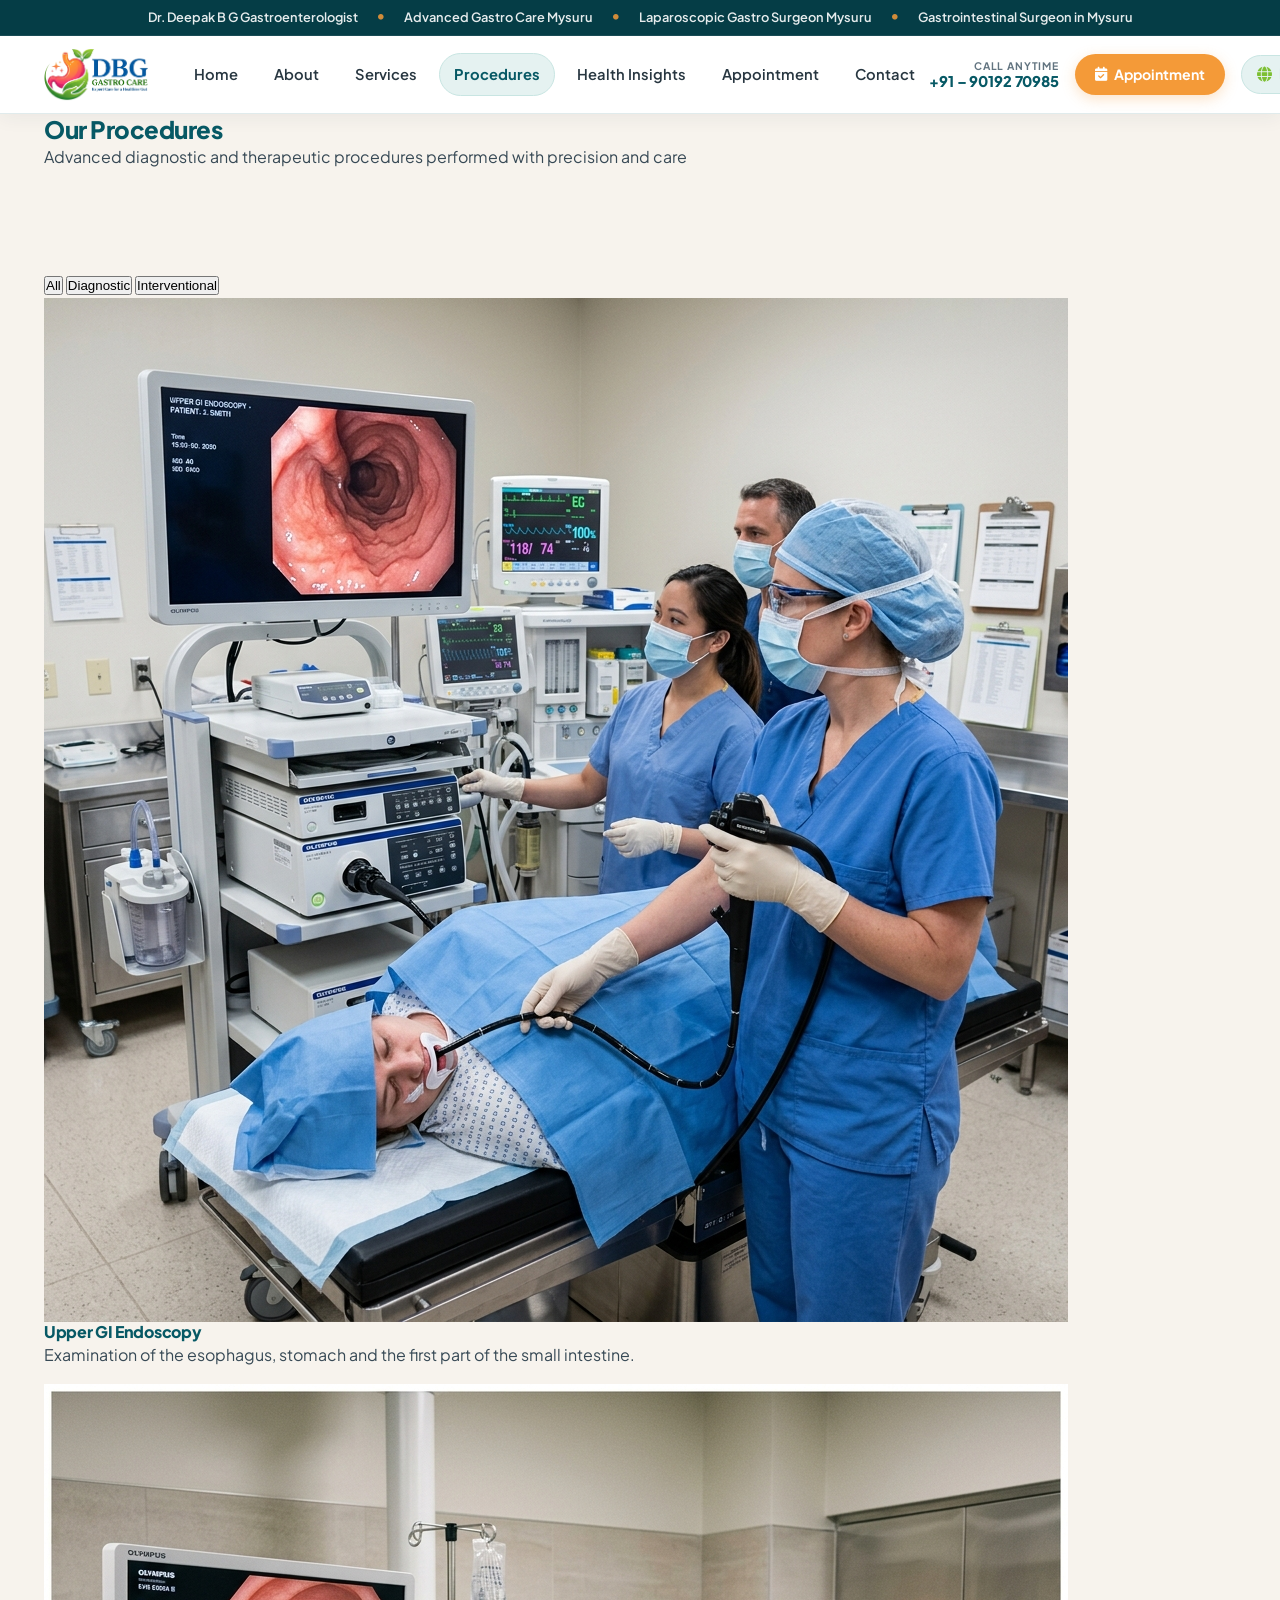
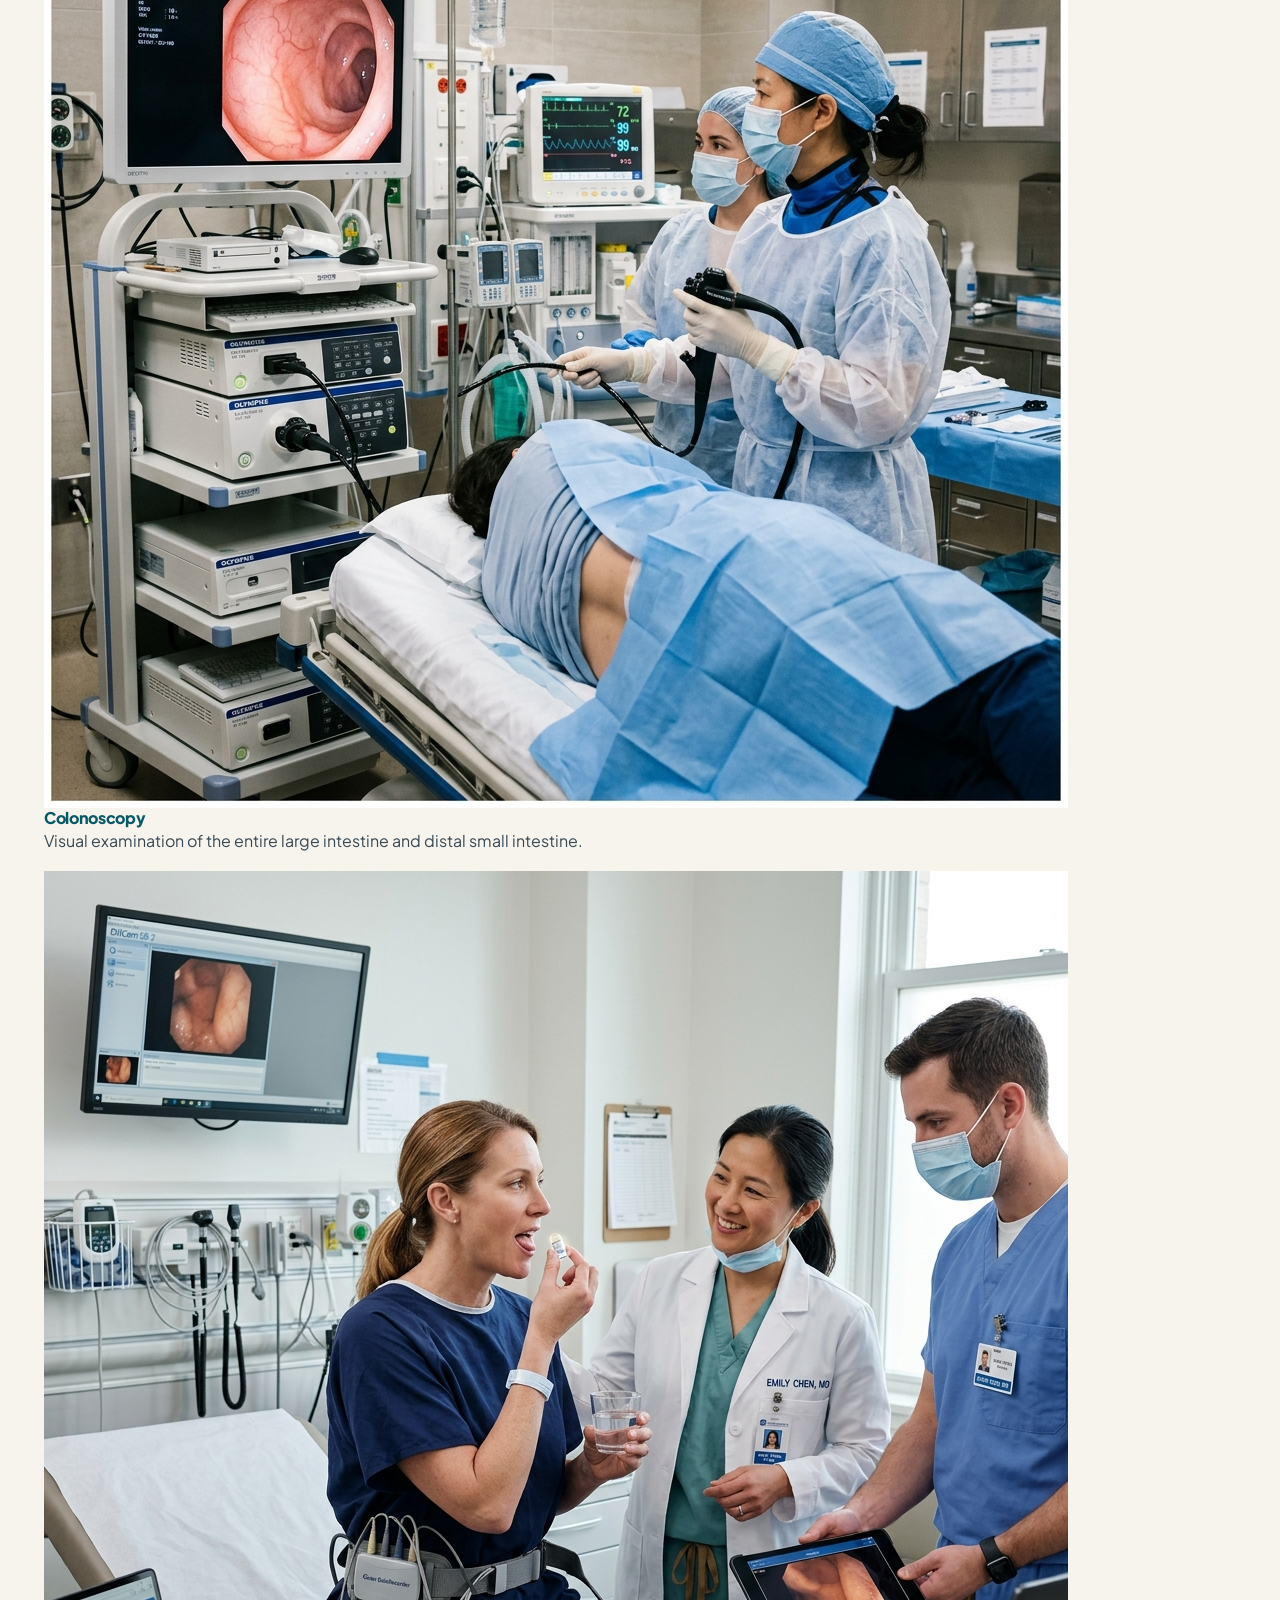
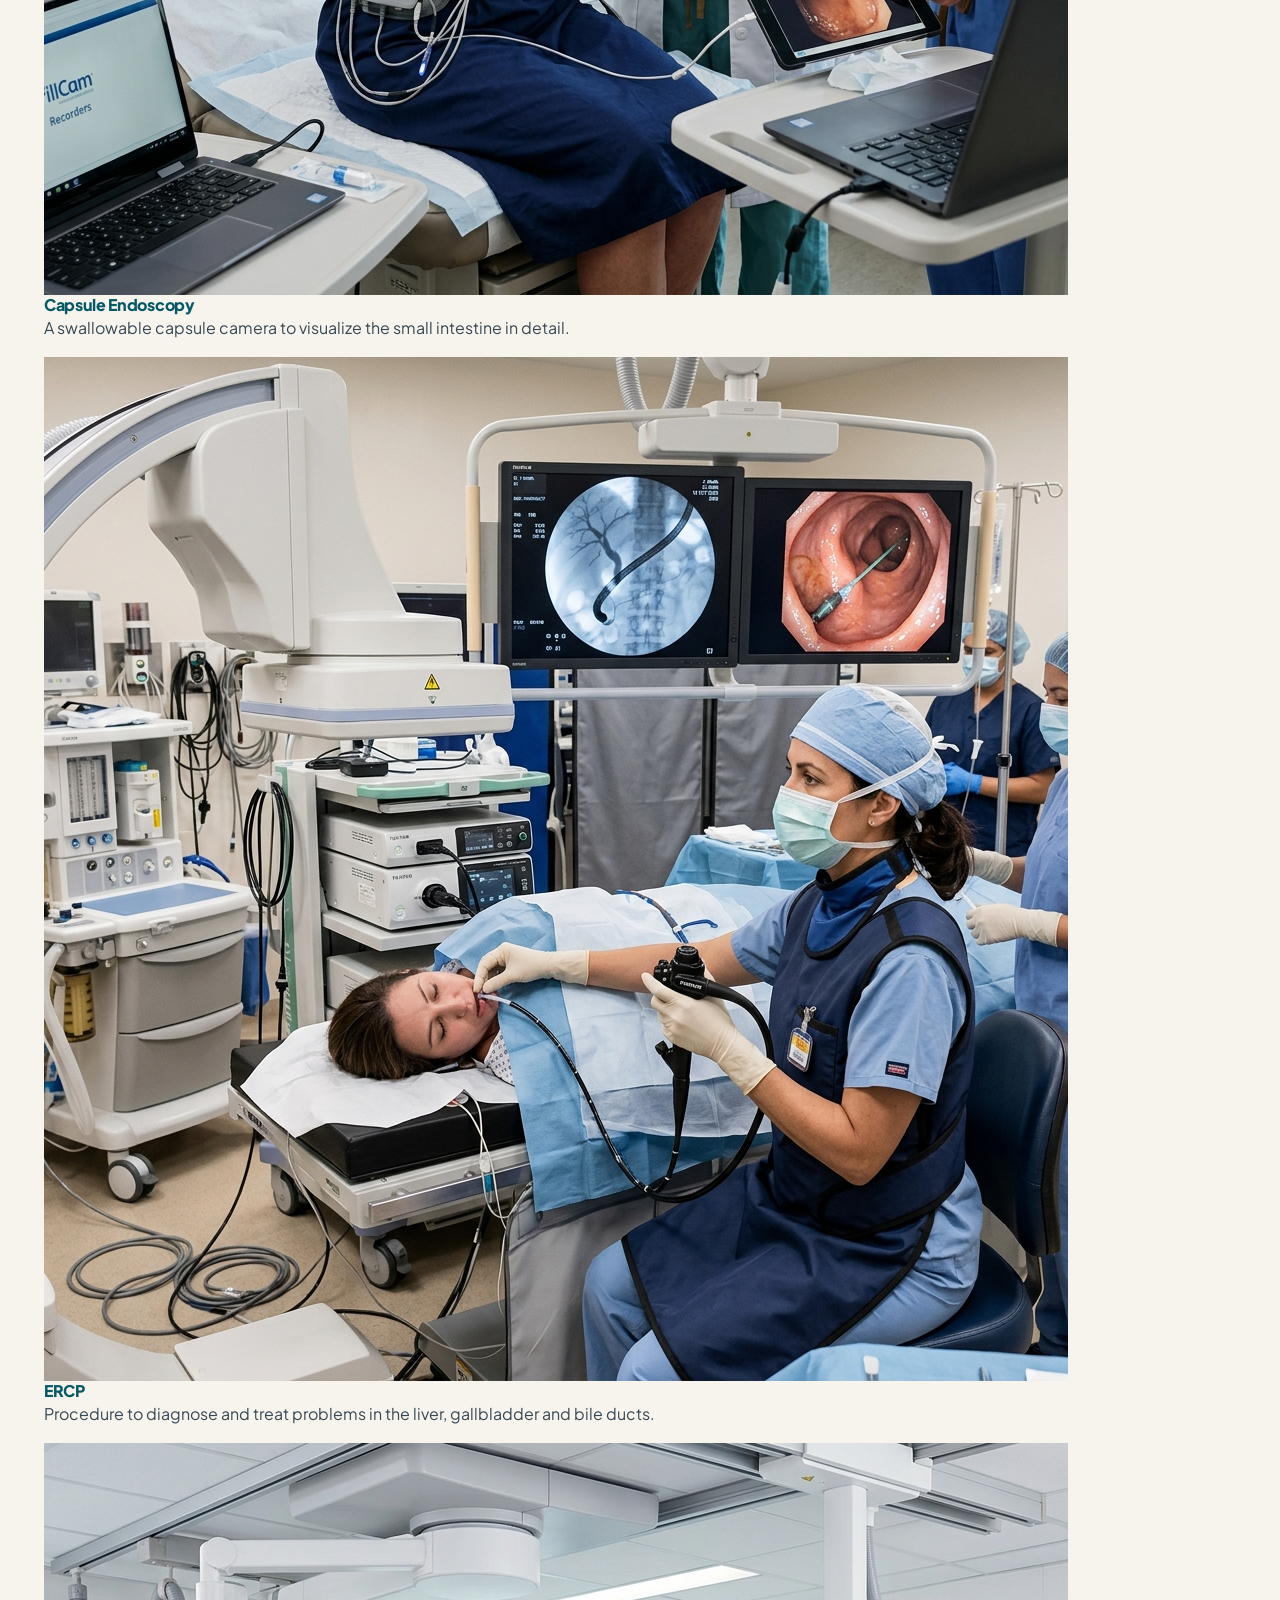
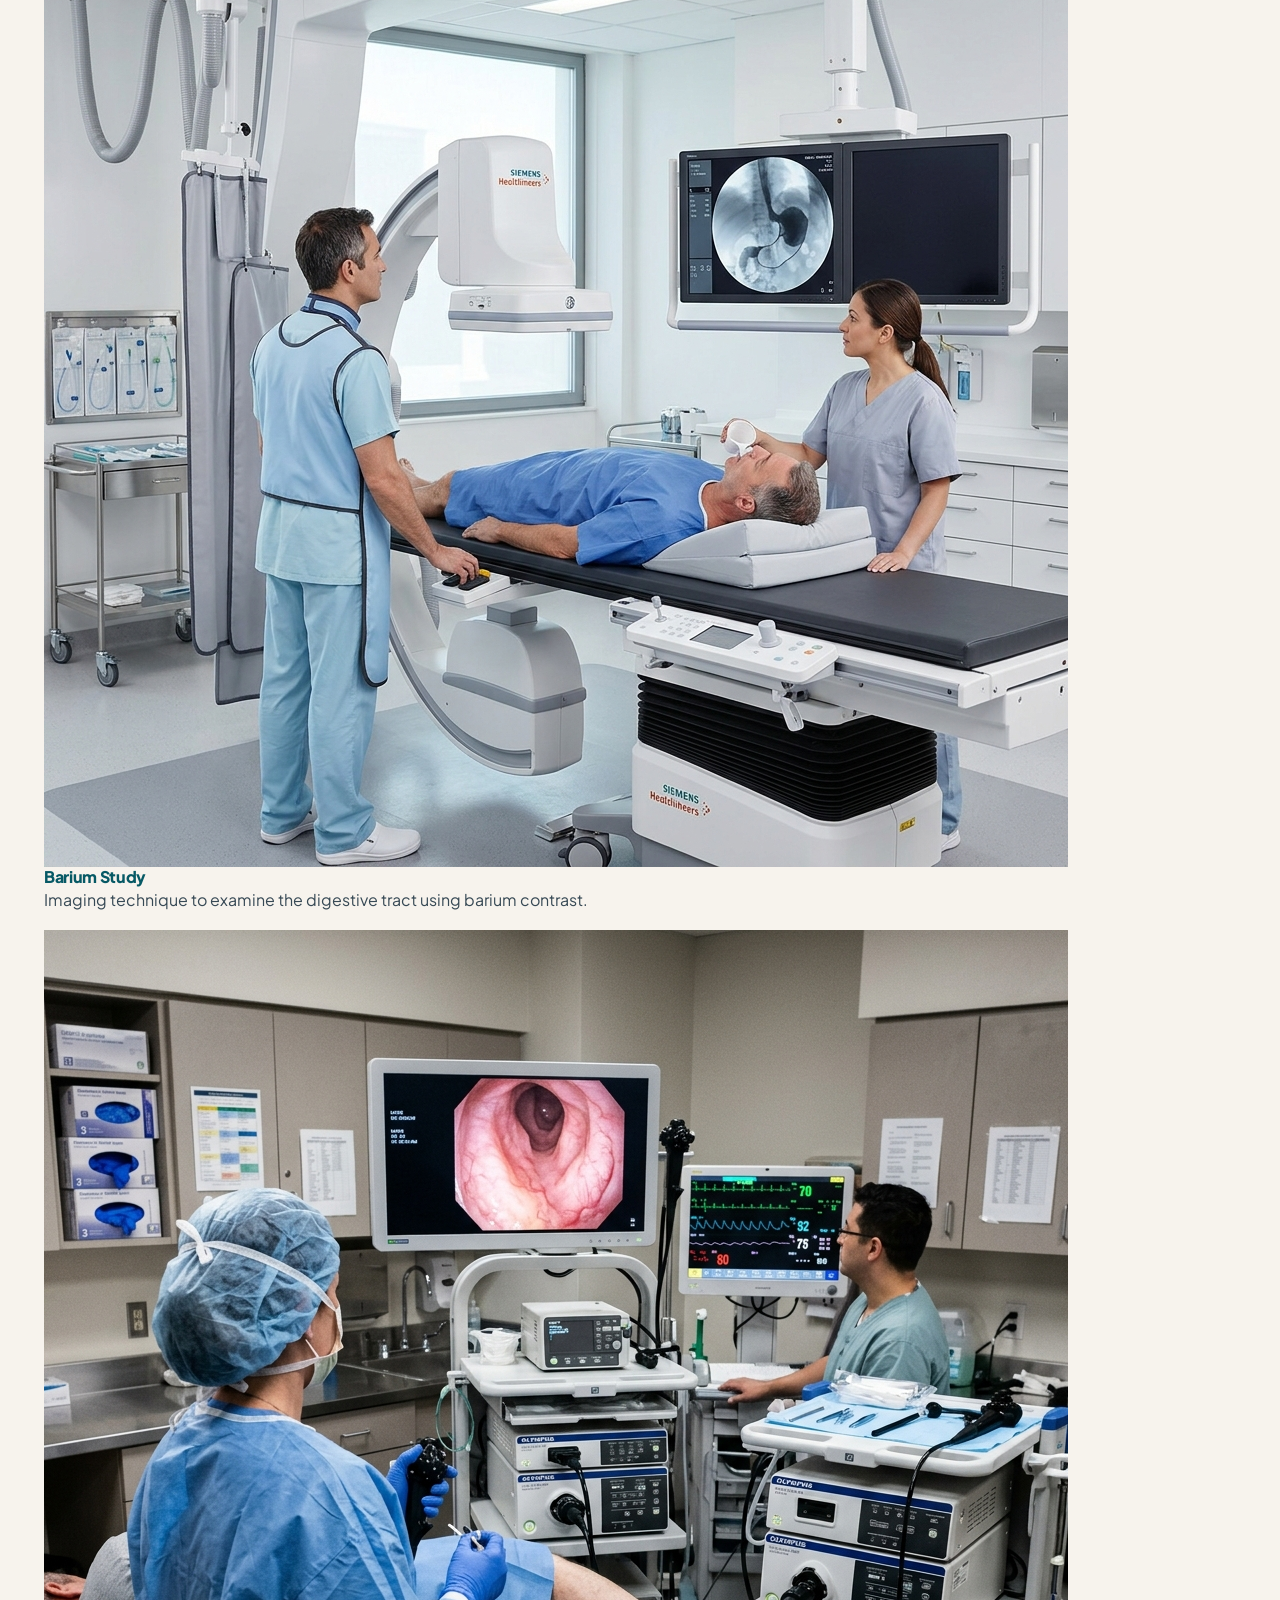
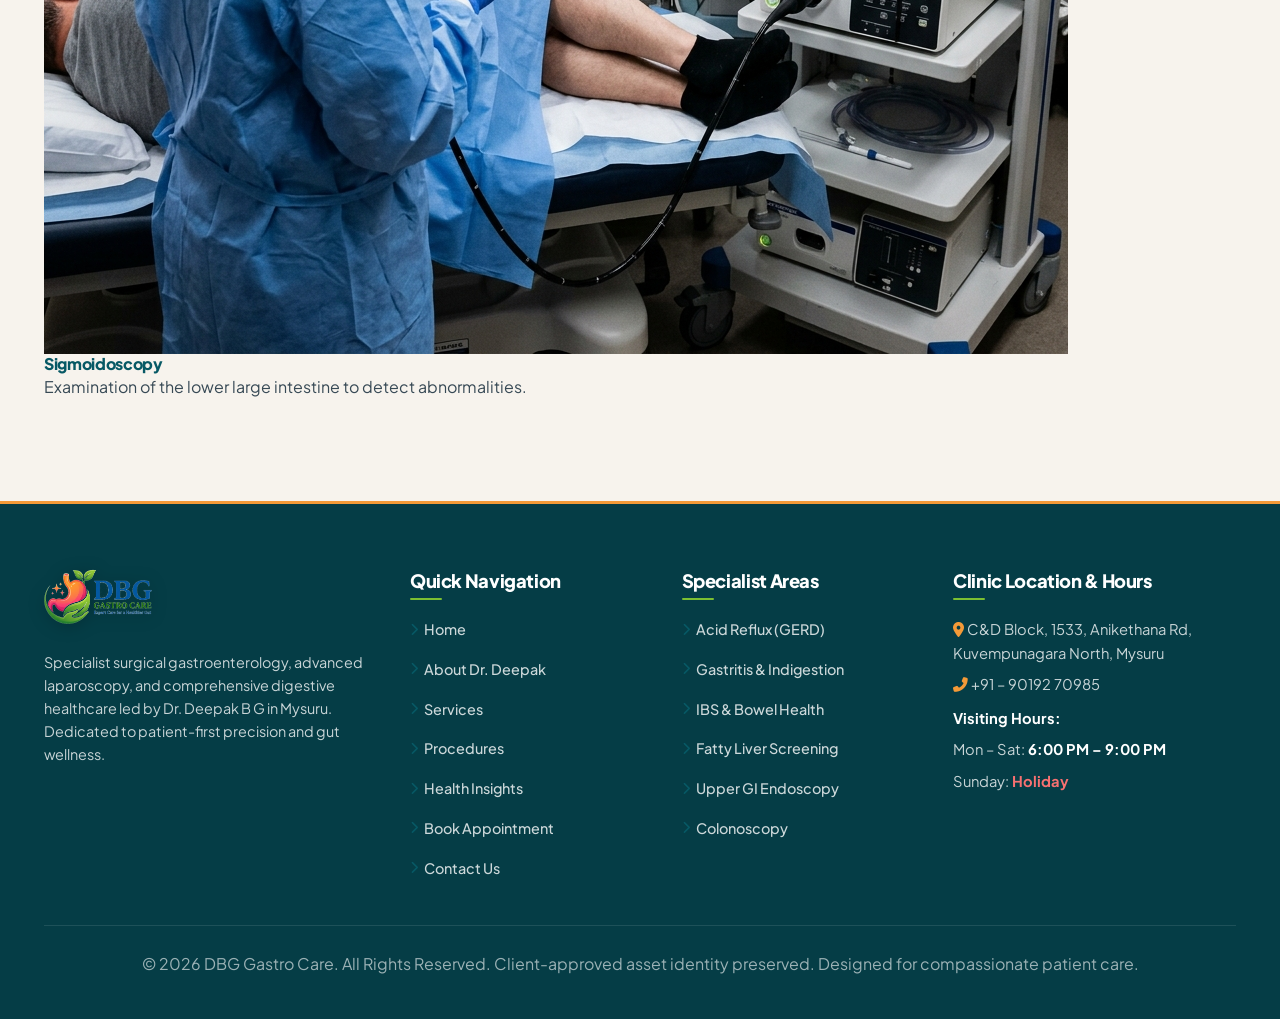
<file: procedures.html>
<!DOCTYPE html>
<html lang="en">
<head>
    <meta charset="UTF-8">
    <meta name="viewport" content="width=device-width, initial-scale=1.0">
    <title>Procedures | DBG Gastro Care | Diagnostic & Interventional Endoscopy</title>
    <meta name="description" content="Advanced diagnostic and interventional gastrointestinal procedures at DBG Gastro Care Mysore. Upper GI endoscopy, colonoscopy, capsule endoscopy, and ERCP.">
    <meta name="keywords" content="Endoscopy Mysore, Colonoscopy Mysore, Capsule Endoscopy Mysore, ERCP Procedure Mysore, Upper GI Endoscopy Mysore, Dr. Deepak B G">
    <link rel="stylesheet" href="style.css?v=4.4">
    <link rel="icon" type="image/png" href="assets/logo.png">
    <link rel="stylesheet" href="https://cdnjs.cloudflare.com/ajax/libs/font-awesome/6.4.0/css/all.min.css">
</head>
<body>

    <!-- Top Bar -->
    <div class="top-bar">
        <div class="container top-bar-ticker">
            <span data-key="top_kw_1"><i class="fas fa-user-md"></i> Dr. Deepak B G Gastroenterologist</span>
            <i class="fas fa-circle"></i>
            <span data-key="top_kw_2">Advanced Gastro Care Mysuru</span>
            <i class="fas fa-circle"></i>
            <span data-key="top_kw_3">Laparoscopic Gastro Surgeon Mysuru</span>
            <i class="fas fa-circle"></i>
            <span data-key="top_kw_4">Gastrointestinal Surgeon in Mysuru</span>
        </div>
    </div>

    <!-- Header & Navigation (Fixed / Sticky with Stable Logo) -->
        <!-- Locked Global Sticky Header (Identical Before & After Scroll) -->
    <header id="siteHeader">
        <div class="container navbar">
            <a href="index.html" class="logo" aria-label="DBG Gastro Care Home">
                <img src="assets/logo.png?v=4.4" alt="DBG Gastro Care Logo" width="135" height="52">
            </a>
            
            <nav class="nav-links" id="navLinks">
                <a href="index.html">Home</a>
                <a href="about.html">About</a>
                <a href="services.html">Services</a>
                <a href="procedures.html" class="active">Procedures</a>
                <a href="index.html#insights">Health Insights</a>
                <a href="index.html#appointment">Appointment</a>
                <a href="contact.html">Contact</a>
            </nav>
            
            <div class="header-actions">
                <div class="header-call">
                    <span class="call-sub">CALL ANYTIME</span>
                    <a href="tel:+919019270985" class="call-tel">+91 – 90192 70985</a>
                </div>

                <a href="index.html#appointment" class="btn-header-appt">
                    <i class="fas fa-calendar-check"></i> Appointment
                </a>

                <div class="lang-static-badge" aria-label="Language: English">
                    <i class="fas fa-globe"></i> <span>English</span>
                </div>

                <div class="mobile-menu-btn" id="mobileMenuBtn" aria-label="Toggle Navigation Menu">
                    <i class="fas fa-bars"></i>
                </div>
            </div>
        </div>
    </header>

    <!-- Page Header -->
    <section class="page-header">
        <div class="container">
            <h1 data-key="proc_title">Our Procedures</h1>
            <p data-key="proc_subtitle">Advanced diagnostic and therapeutic procedures performed with precision and care</p>
        </div>
    </section>

    <!-- Procedures Grid Section -->
    <section class="procedures-section" style="background: var(--bg-page);">
        <div class="container">
            <!-- Category Tabs -->
            <div class="procedures-tabs reveal reveal-up">
                <button class="tab-btn active" data-filter="all" data-key="tab_all">All</button>
                <button class="tab-btn" data-filter="diag" data-key="tab_diag">Diagnostic</button>
                <button class="tab-btn" data-filter="inter" data-key="tab_inter">Interventional</button>
            </div>

            <div class="procedures-grid">
                <!-- 1. Upper GI Endoscopy -->
                <div class="procedure-img-card procedure-card reveal reveal-up" data-category="inter">
                    <div class="proc-photo">
                        <img src="assets/upper_gi.png" alt="Upper GI Endoscopy">
                    </div>
                    <div class="proc-details">
                        <h4 data-key="uppergi_title">Upper GI Endoscopy</h4>
                        <p data-key="uppergi_desc">Examination of the esophagus, stomach and the first part of the small intestine to diagnose inflammation, ulcers, and acid reflux.</p>
                    </div>
                </div>

                <!-- 2. Colonoscopy -->
                <div class="procedure-img-card procedure-card reveal reveal-up" data-category="inter" style="transition-delay: 0.1s;">
                    <div class="proc-photo">
                        <img src="assets/colonoscopy.png" alt="Colonoscopy">
                    </div>
                    <div class="proc-details">
                        <h4 data-key="colonoscopy_title">Colonoscopy</h4>
                        <p data-key="colonoscopy_desc">Visual examination of the entire large intestine and distal small intestine for screening, polyps, and bowel changes.</p>
                    </div>
                </div>

                <!-- 3. Capsule Endoscopy -->
                <div class="procedure-img-card procedure-card reveal reveal-up" data-category="diag" style="transition-delay: 0.2s;">
                    <div class="proc-photo">
                        <img src="assets/capsule.png" alt="Capsule Endoscopy">
                    </div>
                    <div class="proc-details">
                        <h4 data-key="capsule_title">Capsule Endoscopy</h4>
                        <p data-key="capsule_desc">A swallowable miniature capsule camera to visualize the small intestine in high resolution.</p>
                    </div>
                </div>

                <!-- 4. ERCP -->
                <div class="procedure-img-card procedure-card reveal reveal-up" data-category="inter">
                    <div class="proc-photo">
                        <img src="assets/ercp.png" alt="ERCP">
                    </div>
                    <div class="proc-details">
                        <h4 data-key="ercp_title">ERCP</h4>
                        <p data-key="ercp_desc">Specialized procedure to diagnose and treat conditions affecting the liver, gallbladder, and bile ducts.</p>
                    </div>
                </div>

                <!-- 5. Barium Study -->
                <div class="procedure-img-card procedure-card reveal reveal-up" data-category="diag" style="transition-delay: 0.1s;">
                    <div class="proc-photo">
                        <img src="assets/barium.png" alt="Barium Study">
                    </div>
                    <div class="proc-details">
                        <h4 data-key="barium_title">Barium Study</h4>
                        <p data-key="barium_desc">Imaging technique using contrast medium to examine the structural anatomy of the digestive tract.</p>
                    </div>
                </div>

                <!-- 6. Sigmoidoscopy -->
                <div class="procedure-img-card procedure-card reveal reveal-up" data-category="diag" style="transition-delay: 0.2s;">
                    <div class="proc-photo">
                        <img src="assets/sigmoidoscopy.png" alt="Sigmoidoscopy">
                    </div>
                    <div class="proc-details">
                        <h4 data-key="sigmoidoscopy_title">Sigmoidoscopy</h4>
                        <p data-key="sigmoidoscopy_desc">Focused endoscopic examination of the rectum and lower large intestine to detect abnormalities.</p>
                    </div>
                </div>
            </div>
        </div>
    </section>

    <!-- Footer -->
        <!-- Premium Footer -->
    <footer>
        <div class="container">
            <div class="footer-content">
                <div class="footer-col">
                    <a href="index.html" class="footer-logo">
                        <img src="assets/logo.png?v=4.4" alt="DBG Gastro Care">
                    </a>
                    <p>
                        Specialist surgical gastroenterology, advanced laparoscopy, and comprehensive digestive healthcare led by Dr. Deepak B G in Mysuru. Dedicated to patient-first precision and gut wellness.
                    </p>
                </div>

                <div class="footer-col">
                    <h3>Quick Navigation</h3>
                    <div class="footer-links">
                        <a href="index.html"><i class="fas fa-chevron-right"></i> Home</a>
                        <a href="about.html"><i class="fas fa-chevron-right"></i> About Dr. Deepak</a>
                        <a href="services.html"><i class="fas fa-chevron-right"></i> Services</a>
                        <a href="procedures.html"><i class="fas fa-chevron-right"></i> Procedures</a>
                        <a href="index.html#insights"><i class="fas fa-chevron-right"></i> Health Insights</a>
                        <a href="index.html#appointment"><i class="fas fa-chevron-right"></i> Book Appointment</a>
                        <a href="contact.html"><i class="fas fa-chevron-right"></i> Contact Us</a>
                    </div>
                </div>

                <div class="footer-col">
                    <h3>Specialist Areas</h3>
                    <div class="footer-links">
                        <a href="services.html"><i class="fas fa-chevron-right"></i> Acid Reflux (GERD)</a>
                        <a href="services.html"><i class="fas fa-chevron-right"></i> Gastritis &amp; Indigestion</a>
                        <a href="services.html"><i class="fas fa-chevron-right"></i> IBS &amp; Bowel Health</a>
                        <a href="services.html"><i class="fas fa-chevron-right"></i> Fatty Liver Screening</a>
                        <a href="procedures.html"><i class="fas fa-chevron-right"></i> Upper GI Endoscopy</a>
                        <a href="procedures.html"><i class="fas fa-chevron-right"></i> Colonoscopy</a>
                    </div>
                </div>

                <div class="footer-col footer-hours">
                    <h3>Clinic Location &amp; Hours</h3>
                    <p><i class="fas fa-map-marker-alt" style="color: var(--soft-orange);"></i> C&amp;D Block, 1533, Anikethana Rd, Kuvempunagara North, Mysuru</p>
                    <p><i class="fas fa-phone-alt" style="color: var(--soft-orange);"></i> <a href="tel:+919019270985" style="color: inherit;">+91 – 90192 70985</a></p>
                    <p style="margin-top: 10px;"><strong>Visiting Hours:</strong></p>
                    <p>Mon – Sat: <strong>6:00 PM – 9:00 PM</strong></p>
                    <p>Sunday: <strong style="color: #F87171;">Holiday</strong></p>
                </div>
            </div>

            <div class="footer-bottom">
                <p>&copy; 2026 DBG Gastro Care. All Rights Reserved. Client-approved asset identity preserved. Designed for compassionate patient care.</p>
            </div>
        </div>
    </footer>

    <script src="translations.js?v=4.4"></script>
    <script src="script.js?v=4.4"></script>
<!-- =========================================================================
         SMART APPOINTMENT BOOKING MODAL (Step-by-Step Flow)
         ========================================================================= -->
    <!-- 13. Smart Appointment Booking Modal (4-Step Flow) -->
    <div id="appointmentModal" class="appt-modal" role="dialog" aria-modal="true" aria-labelledby="modalTitle" style="display: none;">
        <div class="appt-modal-overlay" id="modalBackdrop"></div>
        <div class="appt-modal-container">
            <div class="appt-modal-card">
                <!-- Modal Header -->
                <div class="appt-modal-header">
                    <div>
                        <span class="modal-badge"><i class="fas fa-calendar-check"></i> DBG Gastro Care</span>
                        <h3 id="modalTitle">Smart Appointment Booking</h3>
                    </div>
                    <button type="button" class="modal-close-btn" id="closeModalBtn" aria-label="Close modal">
                        <i class="fas fa-times"></i>
                    </button>
                </div>

                <!-- Stepper Progress Bar -->
                <div class="modal-stepper">
                    <div class="step-indicator active" data-step="1">
                        <div class="step-num">1</div>
                        <span class="step-text">Patient</span>
                    </div>
                    <div class="step-line"></div>
                    <div class="step-indicator" data-step="2">
                        <div class="step-num">2</div>
                        <span class="step-text">Consultation</span>
                    </div>
                    <div class="step-line"></div>
                    <div class="step-indicator" data-step="3">
                        <div class="step-num">3</div>
                        <span class="step-text">Schedule</span>
                    </div>
                    <div class="step-line"></div>
                    <div class="step-indicator" data-step="4">
                        <div class="step-num">4</div>
                        <span class="step-text">Confirm</span>
                    </div>
                </div>

                <!-- Modal Body Form -->
                <form id="smartBookingForm" novalidate>
                    <!-- STEP 1: Patient Information -->
                    <div class="modal-step-panel active" id="stepPanel1">
                        <h4 class="step-heading"><i class="fas fa-user-circle"></i> Patient Details</h4>
                        <p class="step-subtext">Please provide your details for clinic registration and consultation records.</p>

                        <div class="form-grid-modal">
                            <div class="modal-field">
                                <label for="patientName"><i class="fas fa-user"></i> Full Name <span class="req">*</span></label>
                                <input type="text" id="patientName" class="modal-input" placeholder="e.g. Ramesh Kumar" required>
                                <span class="field-error" id="nameError">Please enter the patient's full name.</span>
                            </div>

                            <div class="modal-field">
                                <label for="patientPhone"><i class="fas fa-phone"></i> Mobile Number <span class="req">*</span></label>
                                <input type="tel" id="patientPhone" class="modal-input" placeholder="e.g. 9876543210" required>
                                <span class="field-error" id="phoneError">Please enter a valid 10-digit mobile number.</span>
                            </div>

                            <div class="modal-field">
                                <label for="patientEmail"><i class="fas fa-envelope"></i> Email Address <span class="opt">(Optional)</span></label>
                                <input type="email" id="patientEmail" class="modal-input" placeholder="e.g. name@example.com">
                                <span class="field-error" id="emailError">Please enter a valid email address.</span>
                            </div>

                            <div class="modal-field">
                                <label for="patientType"><i class="fas fa-user-tag"></i> Patient Status <span class="req">*</span></label>
                                <select id="patientType" class="modal-select" required>
                                    <option value="new">New Patient (First Visit)</option>
                                    <option value="returning">Returning / Follow-up Patient</option>
                                </select>
                            </div>
                        </div>

                        <div class="modal-actions right-only">
                            <button type="button" class="btn btn-primary btn-step-next" id="goToStep2">
                                Continue to Consultation <i class="fas fa-arrow-right"></i>
                            </button>
                        </div>
                    </div>

                    <!-- STEP 2: Consultation & Facility -->
                    <div class="modal-step-panel" id="stepPanel2">
                        <h4 class="step-heading"><i class="fas fa-stethoscope"></i> Select Consultation Facility</h4>
                        <p class="step-subtext">Choose your specialized digestive care area or clinical consultation type.</p>

                        <div class="selected-service-pill" id="selectedServiceBanner">
                            <i class="fas fa-circle-check"></i>
                            <div>
                                <strong id="selectedServicePillTitle">General Gastroenterology Consultation</strong>
                                <span id="selectedServicePillNote">Specialist clinical consultation with Dr. Deepak B G</span>
                            </div>
                        </div>

                        <div class="modal-field" style="margin-top: 18px;">
                            <label for="consultationSelect">What type of consultation or service do you need? <span class="req">*</span></label>
                            <select id="consultationSelect" class="modal-select" required>
                                <option value="general">General Gastroenterology Consultation</option>
                                <option value="gerd">Acid Reflux / GERD</option>
                                <option value="gastritis">Gastritis and Indigestion</option>
                                <option value="abdominal_pain">Abdominal Pain Consultation</option>
                                <option value="ibs">IBS and Bowel Health</option>
                                <option value="constipation">Constipation and Digestive Health</option>
                                <option value="liver">Liver and Digestive Health</option>
                                <option value="followup">Follow-up Consultation</option>
                                <option value="endoscopy">Endoscopy Enquiry (Requires Confirmation)</option>
                                <option value="colonoscopy">Colonoscopy Enquiry (Requires Confirmation)</option>
                                <option value="other">Other Digestive Health Concern</option>
                            </select>
                            <span class="field-error" id="consultError">Please select a consultation type.</span>
                        </div>

                        <div class="modal-field" style="margin-top: 14px;">
                            <label><i class="fas fa-hospital-user"></i> Consultation Mode <span class="req">*</span></label>
                            <div class="radio-toggle-group">
                                <label class="radio-chip active">
                                    <input type="radio" name="consultMode" value="in_person" checked>
                                    <i class="fas fa-location-dot"></i> In-Person Visit (Mysuru Clinic)
                                </label>
                                <label class="radio-chip">
                                    <input type="radio" name="consultMode" value="online">
                                    <i class="fas fa-video"></i> Online Teleconsultation
                                </label>
                            </div>
                        </div>

                        <div class="modal-actions">
                            <button type="button" class="btn btn-step-back" id="backToStep1">
                                <i class="fas fa-arrow-left"></i> Back
                            </button>
                            <button type="button" class="btn btn-primary btn-step-next" id="goToStep3">
                                Choose Date &amp; Time <i class="fas fa-arrow-right"></i>
                            </button>
                        </div>
                    </div>

                    <!-- STEP 3: Date & Evening Time Slot -->
                    <div class="modal-step-panel" id="stepPanel3">
                        <h4 class="step-heading"><i class="fas fa-calendar-alt"></i> Appointment Schedule</h4>
                        <p class="step-subtext">Visiting hours: <strong>Mon – Sat: 6:00 PM – 9:00 PM</strong> (Sunday: Closed).</p>

                        <div class="form-grid-modal">
                            <div class="modal-field">
                                <label for="apptDate"><i class="fas fa-calendar-day"></i> Preferred Date <span class="req">*</span></label>
                                <input type="date" id="apptDate" class="modal-input" required>
                                <span class="field-error" id="dateError">Please select a valid upcoming date (Mon–Sat).</span>
                                <div class="sunday-warning" id="sundayNotice" style="display: none;">
                                    <i class="fas fa-circle-exclamation"></i> The clinic is closed on Sundays. Please choose Monday to Saturday.
                                </div>
                            </div>

                            <div class="modal-field">
                                <label for="apptTimeSlot"><i class="fas fa-clock"></i> Evening Time Slot <span class="req">*</span></label>
                                <select id="apptTimeSlot" class="modal-select" required>
                                    <option value="6:00 PM – 7:00 PM" selected>6:00 PM – 7:00 PM</option>
                                    <option value="7:00 PM – 8:00 PM">7:00 PM – 8:00 PM</option>
                                    <option value="8:00 PM – 9:00 PM">8:00 PM – 9:00 PM</option>
                                </select>
                                <span class="field-error" id="timeError">Please select a preferred slot.</span>
                            </div>
                        </div>

                        <div class="modal-field" style="margin-top: 14px;">
                            <label for="symptomsDesc"><i class="fas fa-notes-medical"></i> Symptoms or Medical Concerns <span class="opt">(Optional)</span></label>
                            <textarea id="symptomsDesc" class="modal-textarea" rows="3" placeholder="Describe any current symptoms, duration, or previous treatments..."></textarea>
                        </div>

                        <div class="modal-actions">
                            <button type="button" class="btn btn-step-back" id="backToStep2">
                                <i class="fas fa-arrow-left"></i> Back
                            </button>
                            <button type="button" class="btn btn-primary btn-step-next" id="goToStep4">
                                Review &amp; Submit <i class="fas fa-arrow-right"></i>
                            </button>
                        </div>
                    </div>

                    <!-- STEP 4: Review and Submit -->
                    <div class="modal-step-panel" id="stepPanel4">
                        <h4 class="step-heading"><i class="fas fa-clipboard-check"></i> Review Your Appointment</h4>
                        <p class="step-subtext">Please verify your details before submitting your consultation request.</p>

                        <div class="review-summary-card">
                            <div class="review-row">
                                <span class="review-label"><i class="fas fa-user"></i> Patient:</span>
                                <strong class="review-value" id="revName">—</strong>
                            </div>
                            <div class="review-row">
                                <span class="review-label"><i class="fas fa-phone"></i> Mobile:</span>
                                <strong class="review-value" id="revPhone">—</strong>
                            </div>
                            <div class="review-row" id="revEmailRow">
                                <span class="review-label"><i class="fas fa-envelope"></i> Email:</span>
                                <span class="review-value" id="revEmail">—</span>
                            </div>
                            <div class="review-row">
                                <span class="review-label"><i class="fas fa-stethoscope"></i> Service:</span>
                                <strong class="review-value text-teal" id="revService">—</strong>
                            </div>
                            <div class="review-row">
                                <span class="review-label"><i class="fas fa-hospital-user"></i> Mode:</span>
                                <span class="review-value" id="revMode">—</span>
                            </div>
                            <div class="review-row">
                                <span class="review-label"><i class="fas fa-calendar-day"></i> Schedule:</span>
                                <strong class="review-value" id="revSchedule">—</strong>
                            </div>
                        </div>

                        <div class="submission-feedback-box" id="submissionFeedback" style="display: none;"></div>

                        <div class="modal-actions">
                            <button type="button" class="btn btn-step-back" id="backToStep3">
                                <i class="fas fa-arrow-left"></i> Edit Details
                            </button>
                            <button type="submit" class="btn btn-primary btn-submit-request" id="submitApptBtn">
                                <span class="btn-text"><i class="fas fa-paper-plane"></i> Submit Appointment Request</span>
                                <span class="btn-spinner" style="display: none;"><i class="fas fa-circle-notch fa-spin"></i> Processing...</span>
                            </button>
                        </div>
                    </div>
                </form>
            </div>
        </div>
    </div>
</body>
</html>
</file>
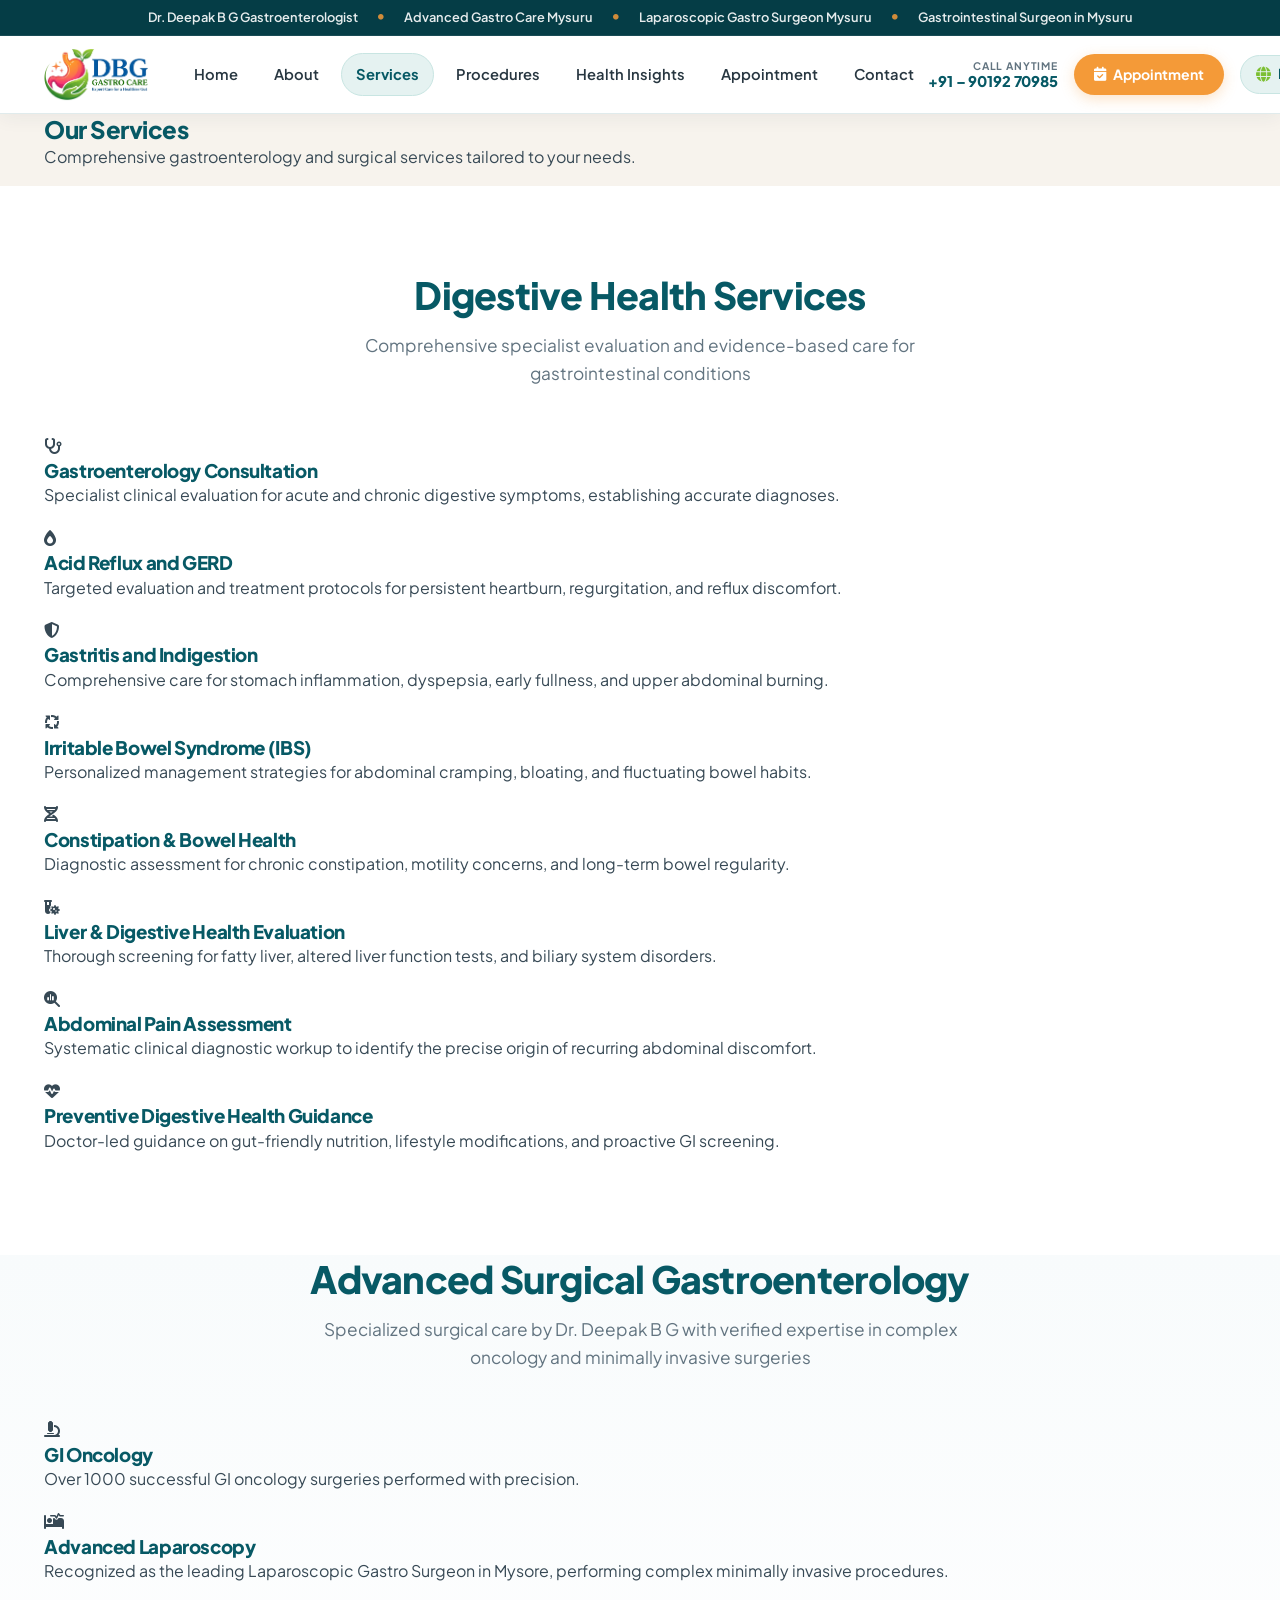
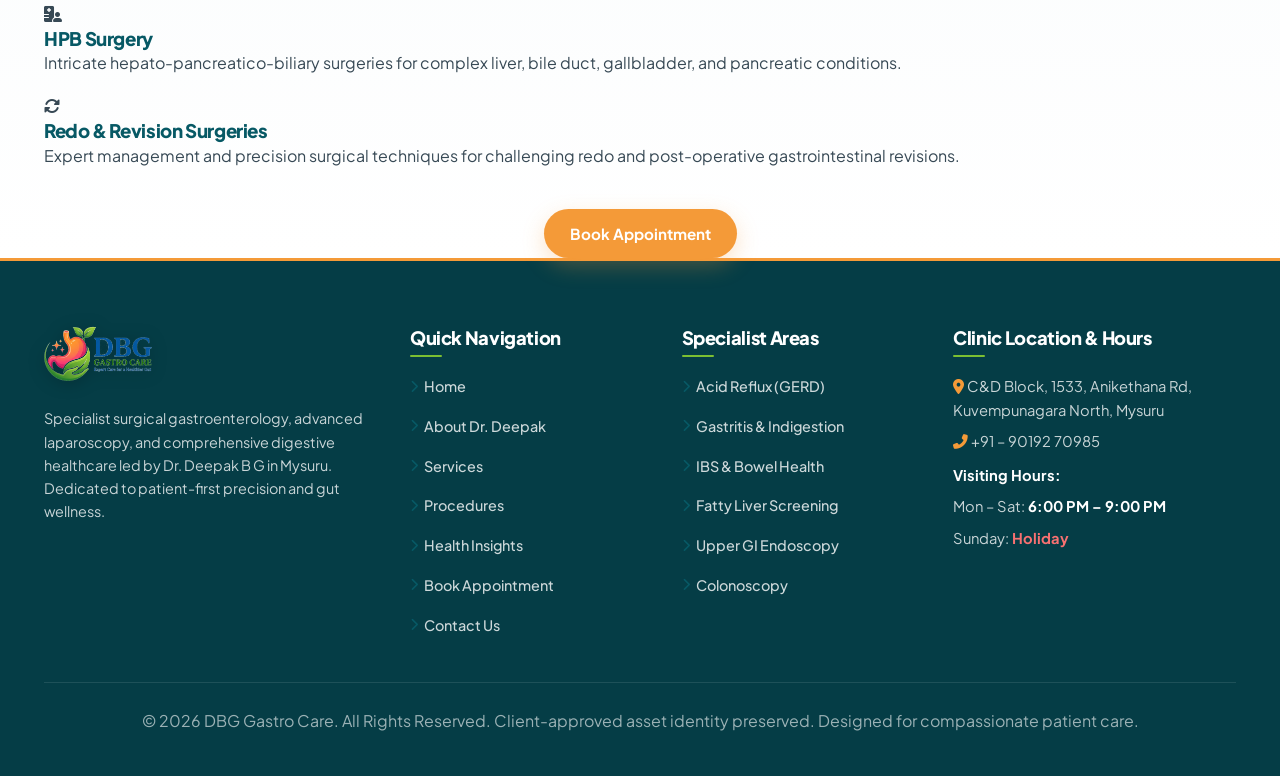
<file: services.html>
<!DOCTYPE html>
<html lang="en">
<head>
    <meta charset="UTF-8">
    <meta name="viewport" content="width=device-width, initial-scale=1.0">
    <title>Services | DBG Gastro Care | Gastroenterology & Surgery Mysore</title>
    <meta name="description" content="Comprehensive digestive health and surgical gastroenterology services by Dr. Deepak B G in Mysore. Specialized evaluation for GERD, IBS, liver, and surgical oncology.">
    <meta name="keywords" content="Gastroenterology Services Mysore, GI Oncology Mysore, Laparoscopic Surgery Mysore, GERD Treatment Mysore, IBS Clinic Mysore, Liver Care Mysore">
    <link rel="stylesheet" href="style.css?v=4.4">
    <link rel="icon" type="image/png" href="assets/logo.png">
    <link rel="stylesheet" href="https://cdnjs.cloudflare.com/ajax/libs/font-awesome/6.4.0/css/all.min.css">
</head>
<body>

    <!-- Top Bar -->
    <div class="top-bar">
        <div class="container top-bar-ticker">
            <span data-key="top_kw_1"><i class="fas fa-user-md"></i> Dr. Deepak B G Gastroenterologist</span>
            <i class="fas fa-circle"></i>
            <span data-key="top_kw_2">Advanced Gastro Care Mysuru</span>
            <i class="fas fa-circle"></i>
            <span data-key="top_kw_3">Laparoscopic Gastro Surgeon Mysuru</span>
            <i class="fas fa-circle"></i>
            <span data-key="top_kw_4">Gastrointestinal Surgeon in Mysuru</span>
        </div>
    </div>

    <!-- Header & Navigation (Fixed / Sticky with Stable Logo) -->
        <!-- Locked Global Sticky Header (Identical Before & After Scroll) -->
    <header id="siteHeader">
        <div class="container navbar">
            <a href="index.html" class="logo" aria-label="DBG Gastro Care Home">
                <img src="assets/logo.png?v=4.4" alt="DBG Gastro Care Logo" width="135" height="52">
            </a>
            
            <nav class="nav-links" id="navLinks">
                <a href="index.html">Home</a>
                <a href="about.html">About</a>
                <a href="services.html" class="active">Services</a>
                <a href="procedures.html">Procedures</a>
                <a href="index.html#insights">Health Insights</a>
                <a href="index.html#appointment">Appointment</a>
                <a href="contact.html">Contact</a>
            </nav>
            
            <div class="header-actions">
                <div class="header-call">
                    <span class="call-sub">CALL ANYTIME</span>
                    <a href="tel:+919019270985" class="call-tel">+91 – 90192 70985</a>
                </div>

                <a href="index.html#appointment" class="btn-header-appt">
                    <i class="fas fa-calendar-check"></i> Appointment
                </a>

                <div class="lang-static-badge" aria-label="Language: English">
                    <i class="fas fa-globe"></i> <span>English</span>
                </div>

                <div class="mobile-menu-btn" id="mobileMenuBtn" aria-label="Toggle Navigation Menu">
                    <i class="fas fa-bars"></i>
                </div>
            </div>
        </div>
    </header>

    <!-- Page Header -->
    <section class="page-header">
        <div class="container">
            <h1 data-key="services_header_title">Our Services</h1>
            <p data-key="services_header_desc">Comprehensive gastroenterology and surgical services tailored to your digestive wellness.</p>
        </div>
    </section>

    <!-- Digestive Health Services -->
    <section class="procedures-section" style="background: var(--white);">
        <div class="container">
            <div class="section-header">
                <h2>Digestive Health Services</h2>
                <p>Comprehensive specialist evaluation and evidence-based care for gastrointestinal conditions</p>
            </div>

            <div class="procedures-grid">
                <div class="procedure-item-card reveal reveal-up">
                    <div class="proc-card-header">
                        <div class="proc-icon-box"><i class="fas fa-stethoscope"></i></div>
                        <h3>Gastroenterology Consultation</h3>
                    </div>
                    <p>Specialist clinical evaluation for acute and chronic digestive symptoms, establishing accurate diagnoses.</p>
                </div>

                <div class="procedure-item-card reveal reveal-up" style="transition-delay: 0.1s;">
                    <div class="proc-card-header">
                        <div class="proc-icon-box"><i class="fas fa-fire-flame-simple"></i></div>
                        <h3>Acid Reflux and GERD</h3>
                    </div>
                    <p>Targeted evaluation and treatment protocols for persistent heartburn, regurgitation, and reflux discomfort.</p>
                </div>

                <div class="procedure-item-card reveal reveal-up" style="transition-delay: 0.2s;">
                    <div class="proc-card-header">
                        <div class="proc-icon-box"><i class="fas fa-shield-halved"></i></div>
                        <h3>Gastritis and Indigestion</h3>
                    </div>
                    <p>Comprehensive care for stomach inflammation, dyspepsia, early fullness, and upper abdominal burning.</p>
                </div>

                <div class="procedure-item-card reveal reveal-up">
                    <div class="proc-card-header">
                        <div class="proc-icon-box"><i class="fas fa-arrows-spin"></i></div>
                        <h3>Irritable Bowel Syndrome (IBS)</h3>
                    </div>
                    <p>Personalized management strategies for abdominal cramping, bloating, and fluctuating bowel habits.</p>
                </div>

                <div class="procedure-item-card reveal reveal-up" style="transition-delay: 0.1s;">
                    <div class="proc-card-header">
                        <div class="proc-icon-box"><i class="fas fa-dna"></i></div>
                        <h3>Constipation & Bowel Health</h3>
                    </div>
                    <p>Diagnostic assessment for chronic constipation, motility concerns, and long-term bowel regularity.</p>
                </div>

                <div class="procedure-item-card reveal reveal-up" style="transition-delay: 0.2s;">
                    <div class="proc-card-header">
                        <div class="proc-icon-box"><i class="fas fa-vial-virus"></i></div>
                        <h3>Liver & Digestive Health Evaluation</h3>
                    </div>
                    <p>Thorough screening for fatty liver, altered liver function tests, and biliary system disorders.</p>
                </div>

                <div class="procedure-item-card reveal reveal-up">
                    <div class="proc-card-header">
                        <div class="proc-icon-box"><i class="fas fa-magnifying-glass-chart"></i></div>
                        <h3>Abdominal Pain Assessment</h3>
                    </div>
                    <p>Systematic clinical diagnostic workup to identify the precise origin of recurring abdominal discomfort.</p>
                </div>

                <div class="procedure-item-card reveal reveal-up" style="transition-delay: 0.1s;">
                    <div class="proc-card-header">
                        <div class="proc-icon-box"><i class="fas fa-heart-pulse"></i></div>
                        <h3>Preventive Digestive Health Guidance</h3>
                    </div>
                    <p>Doctor-led guidance on gut-friendly nutrition, lifestyle modifications, and proactive GI screening.</p>
                </div>
            </div>
        </div>
    </section>

    <!-- Surgical Gastroenterology Excellence Section -->
    <section class="why-choose-section" style="background: linear-gradient(180deg, #F8FBFC 0%, #FFFFFF 100%);">
        <div class="container">
            <div class="section-header">
                <h2>Advanced Surgical Gastroenterology</h2>
                <p>Specialized surgical care by Dr. Deepak B G with verified expertise in complex oncology and minimally invasive surgeries</p>
            </div>

            <div class="why-grid">
                <div class="why-card reveal reveal-up">
                    <div class="why-icon"><i class="fas fa-microscope"></i></div>
                    <h3 data-key="oncology_title">GI Oncology</h3>
                    <p data-key="oncology_desc">Over 1000 successful GI oncology surgeries performed with precision for stomach, colorectal, and esophageal cancers.</p>
                </div>

                <div class="why-card reveal reveal-up" style="transition-delay: 0.1s;">
                    <div class="why-icon"><i class="fas fa-procedures"></i></div>
                    <h3 data-key="laparoscopy_title">Advanced Laparoscopy</h3>
                    <p data-key="laparoscopy_desc">Recognized as the leading Laparoscopic Gastro Surgeon in Mysore, performing complex minimally invasive procedures with faster recovery.</p>
                </div>

                <div class="why-card reveal reveal-up" style="transition-delay: 0.2s;">
                    <div class="why-icon"><i class="fas fa-hospital-user"></i></div>
                    <h3>HPB Surgery</h3>
                    <p>Intricate hepato-pancreatico-biliary surgeries for complex liver, bile duct, gallbladder, and pancreatic conditions.</p>
                </div>

                <div class="why-card reveal reveal-up" style="transition-delay: 0.3s;">
                    <div class="why-icon"><i class="fas fa-rotate"></i></div>
                    <h3>Redo & Revision Surgeries</h3>
                    <p>Expert management and precision surgical techniques for challenging redo and post-operative gastrointestinal revisions.</p>
                </div>
            </div>

            <div style="text-align: center; margin-top: 40px;">
                <a href="index.html#appointment" class="btn btn-primary" data-key="btn_book_appt">
                    <i class="fas fa-calendar-check"></i> Book Consultation
                </a>
            </div>
        </div>
    </section>

    <!-- Footer -->
        <!-- Premium Footer -->
    <footer>
        <div class="container">
            <div class="footer-content">
                <div class="footer-col">
                    <a href="index.html" class="footer-logo">
                        <img src="assets/logo.png?v=4.4" alt="DBG Gastro Care">
                    </a>
                    <p>
                        Specialist surgical gastroenterology, advanced laparoscopy, and comprehensive digestive healthcare led by Dr. Deepak B G in Mysuru. Dedicated to patient-first precision and gut wellness.
                    </p>
                </div>

                <div class="footer-col">
                    <h3>Quick Navigation</h3>
                    <div class="footer-links">
                        <a href="index.html"><i class="fas fa-chevron-right"></i> Home</a>
                        <a href="about.html"><i class="fas fa-chevron-right"></i> About Dr. Deepak</a>
                        <a href="services.html"><i class="fas fa-chevron-right"></i> Services</a>
                        <a href="procedures.html"><i class="fas fa-chevron-right"></i> Procedures</a>
                        <a href="index.html#insights"><i class="fas fa-chevron-right"></i> Health Insights</a>
                        <a href="index.html#appointment"><i class="fas fa-chevron-right"></i> Book Appointment</a>
                        <a href="contact.html"><i class="fas fa-chevron-right"></i> Contact Us</a>
                    </div>
                </div>

                <div class="footer-col">
                    <h3>Specialist Areas</h3>
                    <div class="footer-links">
                        <a href="services.html"><i class="fas fa-chevron-right"></i> Acid Reflux (GERD)</a>
                        <a href="services.html"><i class="fas fa-chevron-right"></i> Gastritis &amp; Indigestion</a>
                        <a href="services.html"><i class="fas fa-chevron-right"></i> IBS &amp; Bowel Health</a>
                        <a href="services.html"><i class="fas fa-chevron-right"></i> Fatty Liver Screening</a>
                        <a href="procedures.html"><i class="fas fa-chevron-right"></i> Upper GI Endoscopy</a>
                        <a href="procedures.html"><i class="fas fa-chevron-right"></i> Colonoscopy</a>
                    </div>
                </div>

                <div class="footer-col footer-hours">
                    <h3>Clinic Location &amp; Hours</h3>
                    <p><i class="fas fa-map-marker-alt" style="color: var(--soft-orange);"></i> C&amp;D Block, 1533, Anikethana Rd, Kuvempunagara North, Mysuru</p>
                    <p><i class="fas fa-phone-alt" style="color: var(--soft-orange);"></i> <a href="tel:+919019270985" style="color: inherit;">+91 – 90192 70985</a></p>
                    <p style="margin-top: 10px;"><strong>Visiting Hours:</strong></p>
                    <p>Mon – Sat: <strong>6:00 PM – 9:00 PM</strong></p>
                    <p>Sunday: <strong style="color: #F87171;">Holiday</strong></p>
                </div>
            </div>

            <div class="footer-bottom">
                <p>&copy; 2026 DBG Gastro Care. All Rights Reserved. Client-approved asset identity preserved. Designed for compassionate patient care.</p>
            </div>
        </div>
    </footer>

    <script src="translations.js?v=4.4"></script>
    <script src="script.js?v=4.4"></script>
<!-- =========================================================================
         SMART APPOINTMENT BOOKING MODAL (Step-by-Step Flow)
         ========================================================================= -->
    <!-- 13. Smart Appointment Booking Modal (4-Step Flow) -->
    <div id="appointmentModal" class="appt-modal" role="dialog" aria-modal="true" aria-labelledby="modalTitle" style="display: none;">
        <div class="appt-modal-overlay" id="modalBackdrop"></div>
        <div class="appt-modal-container">
            <div class="appt-modal-card">
                <!-- Modal Header -->
                <div class="appt-modal-header">
                    <div>
                        <span class="modal-badge"><i class="fas fa-calendar-check"></i> DBG Gastro Care</span>
                        <h3 id="modalTitle">Smart Appointment Booking</h3>
                    </div>
                    <button type="button" class="modal-close-btn" id="closeModalBtn" aria-label="Close modal">
                        <i class="fas fa-times"></i>
                    </button>
                </div>

                <!-- Stepper Progress Bar -->
                <div class="modal-stepper">
                    <div class="step-indicator active" data-step="1">
                        <div class="step-num">1</div>
                        <span class="step-text">Patient</span>
                    </div>
                    <div class="step-line"></div>
                    <div class="step-indicator" data-step="2">
                        <div class="step-num">2</div>
                        <span class="step-text">Consultation</span>
                    </div>
                    <div class="step-line"></div>
                    <div class="step-indicator" data-step="3">
                        <div class="step-num">3</div>
                        <span class="step-text">Schedule</span>
                    </div>
                    <div class="step-line"></div>
                    <div class="step-indicator" data-step="4">
                        <div class="step-num">4</div>
                        <span class="step-text">Confirm</span>
                    </div>
                </div>

                <!-- Modal Body Form -->
                <form id="smartBookingForm" novalidate>
                    <!-- STEP 1: Patient Information -->
                    <div class="modal-step-panel active" id="stepPanel1">
                        <h4 class="step-heading"><i class="fas fa-user-circle"></i> Patient Details</h4>
                        <p class="step-subtext">Please provide your details for clinic registration and consultation records.</p>

                        <div class="form-grid-modal">
                            <div class="modal-field">
                                <label for="patientName"><i class="fas fa-user"></i> Full Name <span class="req">*</span></label>
                                <input type="text" id="patientName" class="modal-input" placeholder="e.g. Ramesh Kumar" required>
                                <span class="field-error" id="nameError">Please enter the patient's full name.</span>
                            </div>

                            <div class="modal-field">
                                <label for="patientPhone"><i class="fas fa-phone"></i> Mobile Number <span class="req">*</span></label>
                                <input type="tel" id="patientPhone" class="modal-input" placeholder="e.g. 9876543210" required>
                                <span class="field-error" id="phoneError">Please enter a valid 10-digit mobile number.</span>
                            </div>

                            <div class="modal-field">
                                <label for="patientEmail"><i class="fas fa-envelope"></i> Email Address <span class="opt">(Optional)</span></label>
                                <input type="email" id="patientEmail" class="modal-input" placeholder="e.g. name@example.com">
                                <span class="field-error" id="emailError">Please enter a valid email address.</span>
                            </div>

                            <div class="modal-field">
                                <label for="patientType"><i class="fas fa-user-tag"></i> Patient Status <span class="req">*</span></label>
                                <select id="patientType" class="modal-select" required>
                                    <option value="new">New Patient (First Visit)</option>
                                    <option value="returning">Returning / Follow-up Patient</option>
                                </select>
                            </div>
                        </div>

                        <div class="modal-actions right-only">
                            <button type="button" class="btn btn-primary btn-step-next" id="goToStep2">
                                Continue to Consultation <i class="fas fa-arrow-right"></i>
                            </button>
                        </div>
                    </div>

                    <!-- STEP 2: Consultation & Facility -->
                    <div class="modal-step-panel" id="stepPanel2">
                        <h4 class="step-heading"><i class="fas fa-stethoscope"></i> Select Consultation Facility</h4>
                        <p class="step-subtext">Choose your specialized digestive care area or clinical consultation type.</p>

                        <div class="selected-service-pill" id="selectedServiceBanner">
                            <i class="fas fa-circle-check"></i>
                            <div>
                                <strong id="selectedServicePillTitle">General Gastroenterology Consultation</strong>
                                <span id="selectedServicePillNote">Specialist clinical consultation with Dr. Deepak B G</span>
                            </div>
                        </div>

                        <div class="modal-field" style="margin-top: 18px;">
                            <label for="consultationSelect">What type of consultation or service do you need? <span class="req">*</span></label>
                            <select id="consultationSelect" class="modal-select" required>
                                <option value="general">General Gastroenterology Consultation</option>
                                <option value="gerd">Acid Reflux / GERD</option>
                                <option value="gastritis">Gastritis and Indigestion</option>
                                <option value="abdominal_pain">Abdominal Pain Consultation</option>
                                <option value="ibs">IBS and Bowel Health</option>
                                <option value="constipation">Constipation and Digestive Health</option>
                                <option value="liver">Liver and Digestive Health</option>
                                <option value="followup">Follow-up Consultation</option>
                                <option value="endoscopy">Endoscopy Enquiry (Requires Confirmation)</option>
                                <option value="colonoscopy">Colonoscopy Enquiry (Requires Confirmation)</option>
                                <option value="other">Other Digestive Health Concern</option>
                            </select>
                            <span class="field-error" id="consultError">Please select a consultation type.</span>
                        </div>

                        <div class="modal-field" style="margin-top: 14px;">
                            <label><i class="fas fa-hospital-user"></i> Consultation Mode <span class="req">*</span></label>
                            <div class="radio-toggle-group">
                                <label class="radio-chip active">
                                    <input type="radio" name="consultMode" value="in_person" checked>
                                    <i class="fas fa-location-dot"></i> In-Person Visit (Mysuru Clinic)
                                </label>
                                <label class="radio-chip">
                                    <input type="radio" name="consultMode" value="online">
                                    <i class="fas fa-video"></i> Online Teleconsultation
                                </label>
                            </div>
                        </div>

                        <div class="modal-actions">
                            <button type="button" class="btn btn-step-back" id="backToStep1">
                                <i class="fas fa-arrow-left"></i> Back
                            </button>
                            <button type="button" class="btn btn-primary btn-step-next" id="goToStep3">
                                Choose Date &amp; Time <i class="fas fa-arrow-right"></i>
                            </button>
                        </div>
                    </div>

                    <!-- STEP 3: Date & Evening Time Slot -->
                    <div class="modal-step-panel" id="stepPanel3">
                        <h4 class="step-heading"><i class="fas fa-calendar-alt"></i> Appointment Schedule</h4>
                        <p class="step-subtext">Visiting hours: <strong>Mon – Sat: 6:00 PM – 9:00 PM</strong> (Sunday: Closed).</p>

                        <div class="form-grid-modal">
                            <div class="modal-field">
                                <label for="apptDate"><i class="fas fa-calendar-day"></i> Preferred Date <span class="req">*</span></label>
                                <input type="date" id="apptDate" class="modal-input" required>
                                <span class="field-error" id="dateError">Please select a valid upcoming date (Mon–Sat).</span>
                                <div class="sunday-warning" id="sundayNotice" style="display: none;">
                                    <i class="fas fa-circle-exclamation"></i> The clinic is closed on Sundays. Please choose Monday to Saturday.
                                </div>
                            </div>

                            <div class="modal-field">
                                <label for="apptTimeSlot"><i class="fas fa-clock"></i> Evening Time Slot <span class="req">*</span></label>
                                <select id="apptTimeSlot" class="modal-select" required>
                                    <option value="6:00 PM – 7:00 PM" selected>6:00 PM – 7:00 PM</option>
                                    <option value="7:00 PM – 8:00 PM">7:00 PM – 8:00 PM</option>
                                    <option value="8:00 PM – 9:00 PM">8:00 PM – 9:00 PM</option>
                                </select>
                                <span class="field-error" id="timeError">Please select a preferred slot.</span>
                            </div>
                        </div>

                        <div class="modal-field" style="margin-top: 14px;">
                            <label for="symptomsDesc"><i class="fas fa-notes-medical"></i> Symptoms or Medical Concerns <span class="opt">(Optional)</span></label>
                            <textarea id="symptomsDesc" class="modal-textarea" rows="3" placeholder="Describe any current symptoms, duration, or previous treatments..."></textarea>
                        </div>

                        <div class="modal-actions">
                            <button type="button" class="btn btn-step-back" id="backToStep2">
                                <i class="fas fa-arrow-left"></i> Back
                            </button>
                            <button type="button" class="btn btn-primary btn-step-next" id="goToStep4">
                                Review &amp; Submit <i class="fas fa-arrow-right"></i>
                            </button>
                        </div>
                    </div>

                    <!-- STEP 4: Review and Submit -->
                    <div class="modal-step-panel" id="stepPanel4">
                        <h4 class="step-heading"><i class="fas fa-clipboard-check"></i> Review Your Appointment</h4>
                        <p class="step-subtext">Please verify your details before submitting your consultation request.</p>

                        <div class="review-summary-card">
                            <div class="review-row">
                                <span class="review-label"><i class="fas fa-user"></i> Patient:</span>
                                <strong class="review-value" id="revName">—</strong>
                            </div>
                            <div class="review-row">
                                <span class="review-label"><i class="fas fa-phone"></i> Mobile:</span>
                                <strong class="review-value" id="revPhone">—</strong>
                            </div>
                            <div class="review-row" id="revEmailRow">
                                <span class="review-label"><i class="fas fa-envelope"></i> Email:</span>
                                <span class="review-value" id="revEmail">—</span>
                            </div>
                            <div class="review-row">
                                <span class="review-label"><i class="fas fa-stethoscope"></i> Service:</span>
                                <strong class="review-value text-teal" id="revService">—</strong>
                            </div>
                            <div class="review-row">
                                <span class="review-label"><i class="fas fa-hospital-user"></i> Mode:</span>
                                <span class="review-value" id="revMode">—</span>
                            </div>
                            <div class="review-row">
                                <span class="review-label"><i class="fas fa-calendar-day"></i> Schedule:</span>
                                <strong class="review-value" id="revSchedule">—</strong>
                            </div>
                        </div>

                        <div class="submission-feedback-box" id="submissionFeedback" style="display: none;"></div>

                        <div class="modal-actions">
                            <button type="button" class="btn btn-step-back" id="backToStep3">
                                <i class="fas fa-arrow-left"></i> Edit Details
                            </button>
                            <button type="submit" class="btn btn-primary btn-submit-request" id="submitApptBtn">
                                <span class="btn-text"><i class="fas fa-paper-plane"></i> Submit Appointment Request</span>
                                <span class="btn-spinner" style="display: none;"><i class="fas fa-circle-notch fa-spin"></i> Processing...</span>
                            </button>
                        </div>
                    </div>
                </form>
            </div>
        </div>
    </div>
</body>
</html>
</file>
<file: style.css>
@import url('https://fonts.googleapis.com/css2?family=Plus+Jakarta+Sans:wght@300;400;500;600;700;800&family=Inter:wght@400;500;600;700&display=swap');

/* ==========================================================================
   1. COLOR PALETTE & DESIGN SYSTEM
   ========================================================================== */
:root {
    /* Client-Approved Color Palette */
    --parrot-green: #7CBF32;
    --leaf-green: #8CCB3F;
    --parrot-green-soft: rgba(124, 191, 50, 0.15);
    --parrot-green-border: rgba(124, 191, 50, 0.35);

    --deep-teal: #075965;
    --deep-teal-dark: #053D46;
    --deep-teal-light: #0B7483;
    --warm-ivory: #F7F3ED;
    --warm-ivory-alt: #EFE9DF;
    --soft-orange: #F49A38;
    --soft-orange-hover: #DF8422;
    --soft-orange-light: #FDF3E7;
    --subtle-magenta: #C83D75;
    --subtle-magenta-soft: rgba(200, 61, 117, 0.12);
    --light-aqua: #E5F2F1;
    --light-aqua-border: #C8E5E2;
    --dark-charcoal: #273640;
    --dark-charcoal-subtle: #41525E;
    --white: #FFFFFF;

    /* Semantic Mappings */
    --primary: var(--deep-teal);
    --primary-dark: var(--deep-teal-dark);
    --primary-light: var(--deep-teal-light);
    --primary-soft: rgba(7, 89, 101, 0.08);

    --accent-orange: var(--soft-orange);
    --accent-magenta: var(--subtle-magenta);
    --accent-aqua: var(--light-aqua);

    --bg-page: var(--warm-ivory);
    --bg-card: var(--white);
    --bg-section-alt: var(--light-aqua);
    --bg-reach-us: var(--deep-teal);

    --border: #E3DDD3;
    --border-subtle: #EBE5DB;
    --border-teal: rgba(7, 89, 101, 0.16);

    --text-main: var(--dark-charcoal);
    --text-heading: var(--deep-teal);
    --text-body: #374955;
    --text-muted: #627480;

    /* Shadows */
    --shadow-xs: 0 1px 3px rgba(39, 54, 64, 0.05);
    --shadow-sm: 0 4px 12px rgba(39, 54, 64, 0.06);
    --shadow-md: 0 10px 25px -4px rgba(7, 89, 101, 0.09);
    --shadow-lg: 0 18px 40px -6px rgba(7, 89, 101, 0.14);
    --shadow-orange: 0 8px 22px rgba(244, 154, 56, 0.28);
    --shadow-teal: 0 8px 24px rgba(7, 89, 101, 0.22);

    /* Radii & Transitions */
    --radius-sm: 8px;
    --radius-md: 14px;
    --radius-lg: 20px;
    --radius-xl: 28px;
    --radius-full: 9999px;
    --transition: all 0.25s cubic-bezier(0.4, 0, 0.2, 1);
}

/* ==========================================================================
   2. GLOBAL BASE STYLES
   ========================================================================== */
*, *::before, *::after {
    box-sizing: border-box;
    margin: 0;
    padding: 0;
}

html {
    scroll-behavior: smooth;
    scroll-padding-top: 100px;
    font-size: 16px;
}

body {
    font-family: 'Plus Jakarta Sans', 'Inter', -apple-system, BlinkMacSystemFont, sans-serif;
    background-color: var(--bg-page);
    color: var(--text-body);
    line-height: 1.65;
    -webkit-font-smoothing: antialiased;
    overflow-x: hidden;
    padding-top: 114px; /* Space for 36px topbar + 78px locked header */
}

.container {
    width: 100%;
    max-width: 1240px;
    margin: 0 auto;
    padding: 0 24px;
}

h1, h2, h3, h4, h5, h6 {
    color: var(--text-heading);
    font-weight: 800;
    line-height: 1.25;
    letter-spacing: -0.02em;
}

p {
    margin-bottom: 1rem;
    font-size: 1rem;
}

a {
    color: var(--primary);
    text-decoration: none;
    transition: var(--transition);
}

a:hover {
    color: var(--soft-orange);
}

img, svg {
    max-width: 100%;
    height: auto;
    display: block;
}

/* Section Header Typography */
.section-header {
    margin-bottom: 45px;
    text-align: center;
}

.section-header.text-left {
    text-align: left;
}

.section-subtitle {
    display: inline-flex;
    align-items: center;
    gap: 8px;
    font-size: 0.8rem;
    font-weight: 800;
    color: var(--deep-teal);
    background: var(--light-aqua);
    padding: 6px 16px;
    border-radius: var(--radius-full);
    text-transform: uppercase;
    letter-spacing: 0.08em;
    margin-bottom: 12px;
    border: 1px solid var(--light-aqua-border);
}

.section-header h2 {
    font-size: 2.35rem;
    margin-bottom: 14px;
}

.section-header p {
    font-size: 1.08rem;
    color: var(--text-muted);
    max-width: 680px;
    margin: 0 auto;
    line-height: 1.6;
}

.section-header.text-left p {
    margin: 0;
}

.text-teal { color: var(--deep-teal); }
.text-parrot { color: var(--parrot-green); }
.text-orange { color: var(--soft-orange); }
.text-magenta { color: var(--subtle-magenta); }

/* Buttons */
.btn {
    display: inline-flex;
    align-items: center;
    justify-content: center;
    gap: 10px;
    font-family: inherit;
    font-weight: 700;
    font-size: 0.95rem;
    padding: 12px 26px;
    border-radius: var(--radius-full);
    border: none;
    cursor: pointer;
    transition: var(--transition);
    white-space: nowrap;
}

.btn-primary {
    background: var(--soft-orange);
    color: var(--white);
    box-shadow: var(--shadow-orange);
}

.btn-primary:hover {
    background: var(--soft-orange-hover);
    color: var(--white);
    transform: translateY(-2px);
    box-shadow: 0 10px 26px rgba(244, 154, 56, 0.36);
}

.btn-teal {
    background: var(--deep-teal);
    color: var(--white);
    box-shadow: var(--shadow-teal);
}

.btn-teal:hover {
    background: var(--deep-teal-light);
    color: var(--white);
    transform: translateY(-2px);
}

.btn-outline-teal {
    background: transparent;
    color: var(--deep-teal);
    border: 2px solid var(--deep-teal);
}

.btn-outline-teal:hover {
    background: var(--deep-teal);
    color: var(--white);
    transform: translateY(-2px);
}

.btn-call {
    background: var(--white);
    color: var(--deep-teal);
    border: 1.5px solid var(--border);
    box-shadow: var(--shadow-xs);
}

.btn-call:hover {
    border-color: var(--deep-teal);
    background: var(--light-aqua);
    color: var(--deep-teal);
    transform: translateY(-2px);
}

/* ==========================================================================
   3. TOP BAR & LOCKED GLOBAL HEADER (ZERO SCROLL RESIZING)
   ========================================================================== */
.top-bar {
    position: fixed;
    top: 0;
    left: 0;
    width: 100%;
    height: 36px;
    background: var(--deep-teal-dark);
    color: rgba(255, 255, 255, 0.9);
    font-size: 0.8rem;
    font-weight: 600;
    z-index: 1001;
    display: flex;
    align-items: center;
    border-bottom: 1px solid rgba(255, 255, 255, 0.08);
}

.top-bar-ticker {
    display: flex;
    align-items: center;
    justify-content: center;
    gap: 20px;
    white-space: nowrap;
    overflow: hidden;
}

.top-bar-ticker i.fa-circle {
    font-size: 0.35rem;
    color: var(--soft-orange);
    opacity: 0.85;
}

/* FIXED HEADER: Strictly Locked at 78px Height Before, During, and After Scroll */
header,
header#siteHeader,
header.scrolled {
    position: fixed !important;
    top: 36px !important;
    left: 0 !important;
    width: 100% !important;
    height: 78px !important;
    min-height: 78px !important;
    max-height: 78px !important;
    background: var(--white) !important;
    border-bottom: 1px solid rgba(7, 89, 101, 0.12) !important;
    box-shadow: 0 4px 18px rgba(39, 54, 64, 0.06) !important;
    z-index: 1000 !important;
    display: flex !important;
    align-items: center !important;
    padding: 0 !important;
    margin: 0 !important;
    transform: none !important;
    transition: none !important;
}

.navbar {
    display: flex !important;
    align-items: center !important;
    justify-content: space-between !important;
    height: 78px !important;
    min-height: 78px !important;
    max-height: 78px !important;
    width: 100% !important;
    padding: 0 24px !important;
}

/* Client-Approved Logo: Height strictly 54px, Proportions Preserved, Zero Resizing */
.logo,
header .logo,
header.scrolled .logo {
    display: flex !important;
    align-items: center !important;
    height: 54px !important;
    max-height: 54px !important;
    text-decoration: none !important;
    flex-shrink: 0 !important;
    padding: 0 !important;
    margin: 0 !important;
    transform: none !important;
    transition: none !important;

    margin-right: 32px !important;
}

.logo img,
header .logo img,
header.scrolled .logo img {
    height: 54px !important;
    width: auto !important;
    max-height: 54px !important;
    object-fit: contain !important;
    display: block !important;
    transform: none !important;
    transition: none !important;
}

/* Navigation Links */
.nav-links {
    margin-left: 12px;
    display: flex;
    align-items: center;
    gap: 8px;
    margin: 0;
    padding: 0;
    list-style: none;
}

.nav-links a {
    text-decoration: none;
    color: var(--dark-charcoal);
    font-weight: 600;
    font-size: 0.92rem;
    padding: 8px 14px;
    border-radius: var(--radius-full);
    transition: var(--transition);
    white-space: nowrap;
}

.nav-links a:hover {
    color: var(--deep-teal);
    background: var(--light-aqua);
}

.nav-links a.active {
    color: var(--deep-teal);
    background: var(--light-aqua);
    font-weight: 700;
    border: 1px solid var(--light-aqua-border);
}

/* Header Right Actions */
.header-actions {
    display: flex;
    align-items: center;
    gap: 16px;
    flex-shrink: 0;
}

.header-call {
    display: flex;
    flex-direction: column;
    text-align: right;
    line-height: 1.25;
}

.header-call .call-sub {
    font-size: 0.65rem;
    font-weight: 700;
    color: var(--text-muted);
    letter-spacing: 0.08em;
    text-transform: uppercase;
}

.header-call .call-tel {
    font-size: 0.92rem;
    font-weight: 800;
    color: var(--deep-teal);
    letter-spacing: -0.01em;
    white-space: nowrap;
}

.header-call .call-tel:hover {
    color: var(--soft-orange);
}

.btn-header-appt {
    background: var(--soft-orange);
    color: var(--white);
    padding: 9px 20px;
    border-radius: var(--radius-full);
    font-size: 0.88rem;
    font-weight: 700;
    display: inline-flex;
    align-items: center;
    gap: 7px;
    box-shadow: 0 4px 14px rgba(244, 154, 56, 0.28);
    transition: var(--transition);
    border: none;
    cursor: pointer;
    white-space: nowrap;
}

.btn-header-appt:hover {
    background: var(--soft-orange-hover);
    color: var(--white);
    transform: translateY(-2px);
    box-shadow: 0 8px 20px rgba(244, 154, 56, 0.38);
}

/* Language Dropdown */
.lang-dropdown {
    position: relative;
    display: inline-block;
}

.lang-dropbtn {
    background: var(--white);
    border: 1.5px solid var(--border);
    padding: 7px 12px;
    font-size: 0.85rem;
    font-weight: 600;
    border-radius: var(--radius-full);
    color: var(--dark-charcoal);
    cursor: pointer;
    display: flex;
    align-items: center;
    gap: 8px;
    transition: var(--transition);
}

.lang-dropbtn:hover {
    border-color: var(--deep-teal);
    color: var(--deep-teal);
}

.lang-dropdown-content {
    display: none;
    position: absolute;
    right: 0;
    top: calc(100% + 8px);
    background-color: var(--white);
    min-width: 150px;
    box-shadow: var(--shadow-lg);
    border-radius: var(--radius-md);
    border: 1px solid var(--border);
    z-index: 1010;
    overflow: hidden;
}

.lang-dropdown-content.show {
    display: block;
    animation: fadeInStep 0.2s ease;
}

.lang-dropdown-content a {
    color: var(--dark-charcoal);
    padding: 10px 16px;
    text-decoration: none;
    display: block;
    font-size: 0.85rem;
    font-weight: 600;
}

.lang-dropdown-content a:hover {
    background-color: var(--light-aqua);
    color: var(--deep-teal);
}

.mobile-menu-btn {
    display: none;
    font-size: 1.35rem;
    color: var(--deep-teal);
    cursor: pointer;
    padding: 6px;
}

/* ==========================================================================
   4. HERO SECTION (Better Digestive Health Starts With the Right Care)
   ========================================================================== */
.hero {
    padding: 55px 0 65px 0;
    background: radial-gradient(circle at 15% 45%, rgba(229, 242, 241, 0.7) 0%, transparent 45%),
                linear-gradient(180deg, var(--warm-ivory) 0%, #FFFFFF 100%);
    position: relative;
    overflow: hidden;
}

.hero-content {
    display: grid;
    grid-template-columns: 1.15fr 0.85fr;
    gap: 48px;
    align-items: center;
}

.hero-tag {
    display: inline-flex;
    align-items: center;
    gap: 8px;
    background: var(--light-aqua);
    color: var(--deep-teal);
    padding: 7px 18px;
    border-radius: var(--radius-full);
    font-size: 0.82rem;
    font-weight: 800;
    text-transform: uppercase;
    letter-spacing: 0.08em;
    margin-bottom: 20px;
    border: 1px solid var(--light-aqua-border);
}

.hero-tag i {
    color: var(--subtle-magenta);
}

.hero-text h1 {
    font-size: 2.85rem;
    line-height: 1.18;
    margin-bottom: 18px;
    color: var(--deep-teal);
}

.hero-desc {
    font-size: 1.12rem;
    line-height: 1.7;
    color: var(--text-body);
    margin-bottom: 28px;
}

.hero-features {
    display: flex;
    flex-wrap: wrap;
    gap: 12px;
    margin-bottom: 30px;
}

.hero-feat-item {
    display: inline-flex;
    align-items: center;
    gap: 8px;
    background: var(--white);
    border: 1px solid var(--border);
    padding: 8px 16px;
    border-radius: var(--radius-full);
    font-size: 0.88rem;
    font-weight: 700;
    color: var(--dark-charcoal);
    box-shadow: var(--shadow-xs);
}

.hero-feat-item i {
    color: var(--soft-orange);
}

.hero-buttons {
    display: flex;
    align-items: center;
    gap: 16px;
    margin-bottom: 22px;
    flex-wrap: wrap;
}

.hero-trust-note {
    font-size: 0.86rem;
    color: var(--text-muted);
    display: flex;
    align-items: center;
    gap: 8px;
}

.hero-trust-note i {
    color: var(--parrot-green);
    font-size: 0.95rem;
}

/* Right Column: Doctor Card + Digestive System Art */
.hero-right-col {
    display: flex;
    flex-direction: column;
    gap: 18px;
}

.hero-doctor-card {
    background: var(--white);
    border-radius: var(--radius-xl);
    border: 1px solid var(--border);
    box-shadow: var(--shadow-md);
    padding: 26px 22px 22px 22px;
    overflow: hidden;
    display: flex;
    flex-direction: column;
    align-items: center;
    text-align: center;
    position: relative;
}

/* Doctor Portrait Frame: Passport-size proportion up to shoulders */
.hero-doctor-photo-wrap {
    width: 230px;
    height: 285px;
    background: #EAF0F1;
    overflow: hidden;
    position: relative;
    border-radius: 18px;
    border: 3px solid #E2ECEF;
    box-shadow: 0 8px 24px rgba(7, 89, 101, 0.12);
    margin: 0 auto 16px auto;
    flex-shrink: 0;
}

.hero-doctor-photo-wrap img {
    width: 100%;
    height: 100%;
    object-fit: cover;
    object-position: center top;
    display: block;
}

.hero-doctor-info {
    width: 100%;
    text-align: center;
}

.hero-doctor-name {
    font-size: 1.3rem;
    font-weight: 800;
    color: var(--deep-teal);
    margin-bottom: 4px;
}

.hero-doctor-qual {
    display: inline-block;
    color: var(--deep-teal);
    font-weight: 700;
    font-size: 0.85rem;
    background: var(--light-aqua);
    padding: 3px 14px;
    border-radius: var(--radius-full);
    border: 1px solid var(--light-aqua-border);
    margin-bottom: 6px;
}

.hero-doctor-specialty {
    font-size: 0.86rem;
    font-weight: 600;
    color: var(--text-muted);
    margin-bottom: 8px;
    line-height: 1.4;
}

.hero-doctor-exp {
    display: flex;
    align-items: center;
    justify-content: center;
    gap: 8px;
    flex-wrap: wrap;
    margin-top: 6px;
}

.exp-badge {
    display: inline-flex;
    align-items: center;
    gap: 6px;
    font-size: 0.8rem;
    font-weight: 700;
    color: var(--deep-teal);
    background: var(--warm-ivory);
    padding: 4px 12px;
    border-radius: var(--radius-full);
    border: 1px solid var(--border);
}

.exp-badge i {
    color: var(--soft-orange);
}

/* Digestive System Illustration Card in Hero */
.hero-digestive-card {
    background: var(--white);
    border: 1px solid var(--border);
    border-radius: var(--radius-md);
    padding: 14px 20px;
    display: flex;
    align-items: center;
    gap: 16px;
    box-shadow: var(--shadow-xs);
}

.hero-digestive-art {
    width: 64px;
    height: 64px;
    flex-shrink: 0;
}

.hero-digestive-text h4 {
    font-size: 0.96rem;
    font-weight: 700;
    color: var(--deep-teal);
    margin-bottom: 2px;
}

.hero-digestive-text p {
    font-size: 0.84rem;
    color: var(--text-muted);
    line-height: 1.4;
    margin: 0;
}

/* ==========================================================================
   5. DIGESTIVE HEALTH INTRODUCTION (Editorial Layout)
   ========================================================================== */
.digestive-intro-section {
    padding: 85px 0;
    background: var(--white);
    border-top: 1px solid var(--border-subtle);
    border-bottom: 1px solid var(--border-subtle);
}

.editorial-grid {
    display: grid;
    grid-template-columns: 1.15fr 0.85fr;
    gap: 50px;
    align-items: center;
}

.editorial-content h2 {
    font-size: 2.3rem;
    margin-bottom: 18px;
    color: var(--deep-teal);
}

.editorial-lead {
    font-size: 1.15rem;
    font-weight: 600;
    color: var(--dark-charcoal);
    line-height: 1.7;
    margin-bottom: 18px;
}

.editorial-text {
    font-size: 1rem;
    color: var(--text-body);
    line-height: 1.7;
    margin-bottom: 26px;
}

.editorial-quote-box {
    background: var(--warm-ivory);
    border-left: 4px solid var(--parrot-green);
    padding: 20px 24px;
    border-radius: 0 var(--radius-md) var(--radius-md) 0;
    margin-bottom: 26px;
}

.editorial-quote-box p {
    font-size: 0.95rem;
    font-weight: 600;
    color: var(--dark-charcoal);
    margin-bottom: 4px;
}

.editorial-quote-box span {
    font-size: 0.82rem;
    color: var(--text-muted);
}

.editorial-stats-row {
    display: grid;
    grid-template-columns: repeat(3, 1fr);
    gap: 16px;
}

.editorial-stat-card {
    background: var(--light-aqua);
    border-radius: var(--radius-md);
    padding: 16px;
    text-align: center;
    border: 1px solid var(--light-aqua-border);
}

.editorial-stat-card strong {
    display: block;
    font-size: 1.5rem;
    font-weight: 800;
    color: var(--deep-teal);
}

.editorial-stat-card span {
    font-size: 0.8rem;
    font-weight: 600;
    color: var(--text-muted);
}

/* Editorial Right Side: Anatomy & Motility Visual Card */
.editorial-visual-card {
    background: linear-gradient(145deg, #FFFFFF 0%, var(--warm-ivory) 100%);
    border: 1.5px solid var(--border);
    border-radius: var(--radius-xl);
    padding: 30px 24px 28px 24px;
    box-shadow: var(--shadow-sm);
    text-align: center;
    position: relative;
}

.anatomy-header {
    margin-bottom: 18px;
}

.anatomy-live-tag {
    display: inline-flex;
    align-items: center;
    gap: 6px;
    font-size: 0.72rem;
    font-weight: 800;
    color: var(--deep-teal);
    background: var(--light-aqua);
    padding: 3px 12px;
    border-radius: var(--radius-full);
    text-transform: uppercase;
    letter-spacing: 0.08em;
    margin-bottom: 8px;
    border: 1px solid var(--light-aqua-border);
}

.anatomy-live-tag i {
    color: var(--parrot-green);
    animation: livePulse 1.8s infinite;
}

@keyframes livePulse {
    0%, 100% { transform: scale(1); opacity: 1; }
    50% { transform: scale(1.3); opacity: 0.6; }
}

.anatomy-header h4 {
    font-size: 1.18rem;
    color: var(--deep-teal);
    margin-bottom: 4px;
}

.anatomy-header span {
    font-size: 0.84rem;
    color: var(--text-muted);
}

/* 3D Realistic Medical Digestive Visual Frame */
.anatomy-3d-frame {
    position: relative;
    border-radius: 18px;
    overflow: hidden;
    margin-bottom: 18px;
    box-shadow: 0 10px 28px rgba(7, 89, 101, 0.14);
    border: 2px solid var(--border);
    background: #041E26;
}

.anatomy-3d-img {
    width: 100%;
    height: 250px;
    object-fit: cover;
    object-position: center 30%;
    display: block;
    transition: transform 0.6s ease;
}

.editorial-visual-card:hover .anatomy-3d-img {
    transform: scale(1.03);
}

/* Subtle Medical Scanning Sweep Line */
.anatomy-scanline {
    position: absolute;
    top: 0;
    left: 0;
    width: 100%;
    height: 3px;
    background: linear-gradient(90deg, transparent 0%, #7CBF32 30%, #F49A38 70%, transparent 100%);
    box-shadow: 0 0 12px rgba(124, 191, 50, 0.85);
    opacity: 0.75;
    animation: scanlineSweep 4.5s ease-in-out infinite;
    pointer-events: none;
}

@keyframes scanlineSweep {
    0% { top: 0%; opacity: 0; }
    15% { opacity: 0.85; }
    85% { opacity: 0.85; }
    100% { top: 98%; opacity: 0; }
}

/* Floating Glassmorphic Badges on Image */
.anatomy-floating-badge {
    position: absolute;
    background: rgba(7, 89, 101, 0.88);
    backdrop-filter: blur(6px);
    -webkit-backdrop-filter: blur(6px);
    color: #FFFFFF;
    font-size: 0.72rem;
    font-weight: 700;
    padding: 4px 10px;
    border-radius: var(--radius-full);
    border: 1px solid rgba(255, 255, 255, 0.25);
    display: flex;
    align-items: center;
    gap: 6px;
    box-shadow: 0 4px 12px rgba(0, 0, 0, 0.25);
    pointer-events: none;
}

.anatomy-floating-badge.top-left {
    top: 12px;
    left: 12px;
}

.anatomy-floating-badge.bottom-right {
    bottom: 12px;
    right: 12px;
}

.badge-dot {
    width: 8px;
    height: 8px;
    border-radius: 50%;
}

.badge-dot.pulse-red {
    background: #EF4444;
    box-shadow: 0 0 8px #EF4444;
    animation: badgeTwinkle 1.8s infinite;
}

.badge-dot.pulse-green {
    background: #7CBF32;
    box-shadow: 0 0 8px #7CBF32;
    animation: badgeTwinkle 2.2s infinite 0.6s;
}

@keyframes badgeTwinkle {
    0%, 100% { transform: scale(1); opacity: 1; }
    50% { transform: scale(1.35); opacity: 0.55; }
}

/* Dynamic Animated Sentence Ticker */
.anatomy-sentence-ticker {
    background: linear-gradient(135deg, #FAF7F2 0%, var(--light-aqua) 100%);
    border: 1.5px solid var(--light-aqua-border);
    border-radius: var(--radius-md);
    padding: 13px 15px 12px 15px;
    margin-bottom: 16px;
    text-align: left;
    position: relative;
    overflow: hidden;
    box-shadow: 0 2px 8px rgba(7, 89, 101, 0.05);
}

.ticker-header-bar {
    display: flex;
    align-items: center;
    justify-content: space-between;
    margin-bottom: 7px;
    font-size: 0.75rem;
    font-weight: 800;
    color: var(--deep-teal);
    text-transform: uppercase;
    letter-spacing: 0.06em;
}

.ticker-pulse-icon i {
    color: var(--soft-orange);
    margin-right: 4px;
}

.ticker-step-indicator {
    font-size: 0.72rem;
    font-weight: 700;
    color: var(--text-muted);
    background: var(--white);
    padding: 2px 8px;
    border-radius: var(--radius-full);
    border: 1px solid var(--border);
}

.ticker-content-box {
    min-height: 48px;
    display: flex;
    align-items: center;
}

.ticker-sentence {
    display: none;
    font-size: 0.86rem;
    line-height: 1.52;
    color: var(--dark-charcoal);
    margin: 0;
}

.ticker-sentence.active {
    display: block;
    animation: sentenceFadeIn 0.45s ease forwards;
}

@keyframes sentenceFadeIn {
    from {
        opacity: 0;
        transform: translateY(6px);
    }
    to {
        opacity: 1;
        transform: translateY(0);
    }
}

.ticker-sentence strong {
    color: var(--deep-teal);
}

/* Progress Bar for the Animated Sentence */
.ticker-progress-track {
    width: 100%;
    height: 3px;
    background: rgba(7, 89, 101, 0.1);
    border-radius: var(--radius-full);
    margin-top: 10px;
    overflow: hidden;
}

.ticker-progress-bar {
    height: 100%;
    width: 0%;
    background: linear-gradient(90deg, var(--deep-teal), var(--parrot-green), var(--soft-orange));
    border-radius: var(--radius-full);
    transition: width 3.5s linear;
}

/* 3 Care Points with Interactive Highlights */
.anatomy-points {
    display: flex;
    flex-direction: column;
    gap: 9px;
    text-align: left;
}

.anatomy-point-item {
    display: flex;
    align-items: center;
    gap: 12px;
    padding: 10px 14px;
    background: var(--white);
    border: 1.5px solid var(--border);
    border-radius: var(--radius-md);
    font-size: 0.85rem;
    font-weight: 600;
    color: var(--dark-charcoal);
    transition: var(--transition);
    cursor: pointer;
}

.anatomy-point-item:hover,
.anatomy-point-item.active-zone {
    border-color: var(--parrot-green);
    background: #FBFEFA;
    transform: translateX(4px);
    box-shadow: 0 4px 14px rgba(124, 191, 50, 0.14);
}

.zone-icon-chip {
    width: 32px;
    height: 32px;
    border-radius: var(--radius-sm);
    display: flex;
    align-items: center;
    justify-content: center;
    font-size: 0.88rem;
    flex-shrink: 0;
}

.zone-icon-chip.upper {
    background: rgba(7, 89, 101, 0.1);
    color: var(--deep-teal);
}

.zone-icon-chip.biliary {
    background: var(--subtle-magenta-soft);
    color: var(--subtle-magenta);
}

.zone-icon-chip.lower {
    background: var(--parrot-green-soft);
    color: var(--parrot-green);
}

.zone-text-group {
    flex-grow: 1;
    line-height: 1.35;
}

.zone-text-group strong {
    color: var(--deep-teal);
    display: inline;
}

.anatomy-point-item .check-icon {
    color: var(--border);
    font-size: 0.95rem;
    transition: var(--transition);
}

.anatomy-point-item.active-zone .check-icon,
.anatomy-point-item:hover .check-icon {
    color: var(--parrot-green);
}

/* ==========================================================================
   6. COMMON PATIENT CONCERNS (Interactive Symptom Explorer / Tabbed Hub)
   ========================================================================== */
.patient-concerns-section {
    padding: 85px 0;
    background: var(--warm-ivory);
}

.symptom-explorer {
    background: var(--white);
    border: 1.5px solid var(--border);
    border-radius: var(--radius-xl);
    box-shadow: var(--shadow-sm);
    overflow: hidden;
    margin-top: 25px;
}

.symptom-nav-tabs {
    display: flex;
    overflow-x: auto;
    background: #FAF8F5;
    border-bottom: 1.5px solid var(--border);
    padding: 8px 12px;
    gap: 8px;
    -webkit-overflow-scrolling: touch;
}

.symptom-tab-btn {
    padding: 12px 18px;
    border-radius: var(--radius-full);
    border: none;
    background: transparent;
    font-family: inherit;
    font-size: 0.88rem;
    font-weight: 700;
    color: var(--text-muted);
    cursor: pointer;
    display: flex;
    align-items: center;
    gap: 8px;
    white-space: nowrap;
    transition: var(--transition);
}

.symptom-tab-btn i {
    color: var(--deep-teal);
    font-size: 0.95rem;
}

.symptom-tab-btn:hover {
    color: var(--deep-teal);
    background: rgba(7, 89, 101, 0.06);
}

.symptom-tab-btn.active {
    background: var(--deep-teal);
    color: var(--white);
}

.symptom-tab-btn.active i {
    color: var(--soft-orange);
}

.symptom-panels-container {
    padding: 38px 42px;
}

.symptom-panel {
    display: none;
    animation: fadeInStep 0.3s ease;
}

.symptom-panel.active {
    display: block;
}

.symptom-panel-grid {
    display: grid;
    grid-template-columns: 1.15fr 0.85fr;
    gap: 40px;
    align-items: center;
}

.symptom-panel-info h3 {
    font-size: 1.6rem;
    color: var(--deep-teal);
    margin-bottom: 12px;
    display: flex;
    align-items: center;
    gap: 12px;
}

.symptom-panel-info p.symptom-desc {
    font-size: 1rem;
    line-height: 1.7;
    color: var(--text-body);
    margin-bottom: 20px;
}

.symptom-bullet-title {
    font-size: 0.88rem;
    font-weight: 800;
    text-transform: uppercase;
    letter-spacing: 0.06em;
    color: var(--subtle-magenta);
    margin-bottom: 10px;
}

.symptom-checklist {
    list-style: none;
    display: grid;
    grid-template-columns: 1fr 1fr;
    gap: 10px;
    margin-bottom: 26px;
}

.symptom-checklist li {
    font-size: 0.88rem;
    font-weight: 600;
    color: var(--dark-charcoal);
    display: flex;
    align-items: center;
    gap: 8px;
}

.symptom-checklist li i {
    color: var(--deep-teal);
    font-size: 0.85rem;
}

.symptom-panel-side {
    background: var(--light-aqua);
    border: 1px solid var(--light-aqua-border);
    border-radius: var(--radius-lg);
    padding: 26px;
    text-align: center;
}

.symptom-side-badge {
    display: inline-block;
    font-size: 0.74rem;
    font-weight: 800;
    color: var(--deep-teal);
    background: var(--white);
    padding: 4px 14px;
    border-radius: var(--radius-full);
    text-transform: uppercase;
    letter-spacing: 0.06em;
    margin-bottom: 14px;
}

.symptom-panel-side h4 {
    font-size: 1.15rem;
    color: var(--deep-teal);
    margin-bottom: 10px;
}

.symptom-panel-side p {
    font-size: 0.88rem;
    color: var(--text-body);
    line-height: 1.6;
    margin-bottom: 20px;
}

/* ==========================================================================
   7. ADVANCED ANIMATED PATIENT JOURNEY SECTION (Organic Leaf Cards & Auto Flow)
   ========================================================================== */
.patient-approach-section {
    padding: 95px 0 105px 0;
    background: linear-gradient(180deg, #FFFFFF 0%, #FAF8F5 50%, #FFFFFF 100%);
    border-top: 1px solid var(--border-subtle);
    border-bottom: 1px solid var(--border-subtle);
    position: relative;
    overflow: hidden;
}

/* Timeline Pathway Container */
.journey-pathway-container {
    position: relative;
    margin-top: 55px;
}

/* Connecting Line on Desktop */
.journey-timeline-line {
    position: absolute;
    top: 52px;
    left: 8%;
    right: 8%;
    height: 4px;
    background: rgba(7, 89, 101, 0.14);
    border-radius: var(--radius-full);
    z-index: 1;
    overflow: hidden;
}

/* Glowing Traveling Highlight Beam */
.journey-timeline-beam {
    position: absolute;
    top: 0;
    left: 0;
    width: 25%;
    height: 100%;
    background: linear-gradient(90deg, transparent 0%, #7CBF32 30%, #F49A38 70%, transparent 100%);
    box-shadow: 0 0 14px rgba(124, 191, 50, 0.95), 0 0 22px rgba(244, 154, 56, 0.7);
    border-radius: var(--radius-full);
    transition: left 0.75s cubic-bezier(0.34, 1.3, 0.64, 1);
}

/* 5 Steps Grid: Structured as Distinct Organic Leaf Cards */
.journey-steps-row {
    display: grid;
    grid-template-columns: repeat(5, 1fr);
    gap: 18px;
    position: relative;
    z-index: 2;
}

/* UNIQUE NON-SQUARE, NON-RECTANGLE, NON-CIRCLE CARD SHAPE
   Asymmetric Organic Leaf Silhouette inspired by DBG Gastro Care logo leaves:
   Sweeping 54px curve on top-left & bottom-right, tapered 14px corner on top-right & bottom-left */
.journey-step-item {
    background: var(--white);
    border: 1.5px solid var(--border);
    border-radius: 54px 14px 54px 14px !important;
    padding: 24px 18px 24px 18px;
    box-shadow: 0 4px 16px rgba(39, 54, 64, 0.05);
    text-align: center;
    position: relative;
    cursor: pointer;
    outline: none;
    user-select: none;
    transition: transform 0.45s cubic-bezier(0.34, 1.25, 0.64, 1), background 0.4s ease, border-color 0.4s ease, box-shadow 0.4s ease;
    display: flex;
    flex-direction: column;
    align-items: center;
}

.journey-step-item:hover,
.journey-step-item:focus-visible {
    border-color: rgba(7, 89, 101, 0.3);
    box-shadow: 0 8px 24px rgba(7, 89, 101, 0.1);
    transform: translateY(-4px);
}

/* Active Card State: Elevated with Soft Orange & Parrot Green Accents */
.journey-step-item.active {
    background: #FFFFFF !important;
    border-color: var(--parrot-green) !important;
    border-top: 3.5px solid var(--soft-orange) !important;
    box-shadow: 0 16px 38px rgba(7, 89, 101, 0.14), 0 0 24px rgba(124, 191, 50, 0.2) !important;
    transform: translateY(-10px) !important;
}

/* Number Node Container */
.journey-node-wrap {
    position: relative;
    width: 74px;
    height: 74px;
    margin: 0 auto 16px auto;
    display: flex;
    align-items: center;
    justify-content: center;
}

/* Organic Leaf/Petal Badge for the Number (Not a plain circle!) */
.journey-node-num {
    width: 68px;
    height: 68px;
    border-radius: 26px 8px 26px 8px !important;
    background: var(--light-aqua);
    border: 2.5px solid var(--deep-teal);
    color: var(--deep-teal);
    font-size: 1.45rem;
    font-weight: 800;
    display: flex;
    align-items: center;
    justify-content: center;
    box-shadow: 0 4px 12px rgba(7, 89, 101, 0.1);
    transition: transform 0.45s cubic-bezier(0.34, 1.4, 0.64, 1), background 0.4s ease, color 0.4s ease, border-color 0.4s ease, box-shadow 0.4s ease;
}

/* Active Number Badge: Enlarge with Soft Orange & Parrot-Green Glow */
.journey-step-item.active .journey-node-num {
    background: var(--soft-orange) !important;
    border-color: var(--soft-orange) !important;
    color: var(--white) !important;
    transform: scale(1.15) !important;
    box-shadow: 0 8px 22px rgba(244, 154, 56, 0.45), 0 0 0 5px rgba(124, 191, 50, 0.25) !important;
}

/* Matching Organic Pulse Ring around active badge */
.journey-pulse-ring {
    position: absolute;
    top: -4px;
    left: -4px;
    right: -4px;
    bottom: -4px;
    border-radius: 30px 10px 30px 10px !important;
    border: 2px solid var(--parrot-green);
    opacity: 0;
    transform: scale(0.9);
    pointer-events: none;
    transition: opacity 0.3s ease;
}

.journey-step-item.active .journey-pulse-ring {
    opacity: 1;
    animation: leafPulseAnim 2.2s infinite ease-out;
}

@keyframes leafPulseAnim {
    0% {
        transform: scale(0.95);
        opacity: 0.9;
        border-color: var(--parrot-green);
    }
    50% {
        transform: scale(1.22);
        opacity: 0.35;
        border-color: var(--soft-orange);
    }
    100% {
        transform: scale(1.36);
        opacity: 0;
    }
}

/* Step Headings & Text */
.journey-step-item h4 {
    font-size: 1.05rem;
    color: var(--deep-teal);
    margin-bottom: 8px;
    line-height: 1.35;
    transition: color 0.35s ease, transform 0.35s ease;
}

.journey-step-item.active h4 {
    color: var(--deep-teal);
    font-weight: 800;
    transform: scale(1.02);
}

.journey-step-item p {
    font-size: 0.88rem;
    color: var(--text-muted);
    line-height: 1.58;
    margin: 0;
    transition: color 0.35s ease;
}

.journey-step-item.active p {
    color: var(--dark-charcoal);
    font-weight: 600;
}

/* ==========================================================================
   8. PROCEDURES & DIAGNOSTIC CARE (Editorial Image & Content Layout)
   ========================================================================== */
.procedures-section {
    padding: 85px 0;
    background: var(--warm-ivory);
}

.procedures-editorial-list {
    display: flex;
    flex-direction: column;
    gap: 32px;
    margin-top: 35px;
}

.procedure-editorial-item {
    background: var(--white);
    border-radius: var(--radius-xl);
    border: 1.5px solid var(--border);
    box-shadow: var(--shadow-sm);
    overflow: hidden;
    display: grid;
    grid-template-columns: 0.9fr 1.1fr;
    align-items: center;
    transition: var(--transition);
}

.procedure-editorial-item:hover {
    box-shadow: var(--shadow-md);
    border-color: rgba(7, 89, 101, 0.28);
}

.procedure-editorial-item.reversed {
    grid-template-columns: 1.1fr 0.9fr;
}

.procedure-editorial-item.reversed .procedure-thumb-wrap {
    order: 2;
}

.procedure-editorial-item.reversed .procedure-body {
    order: 1;
}

.procedure-thumb-wrap {
    width: 100%;
    height: 100%;
    min-height: 290px;
    overflow: hidden;
    position: relative;
    background: #EAE5DE;
}

.procedure-thumb-wrap img {
    width: 100%;
    height: 100%;
    object-fit: cover;
    display: block;
    transition: transform 0.6s ease;
}

.procedure-editorial-item:hover .procedure-thumb-wrap img {
    transform: scale(1.04);
}

.procedure-body {
    padding: 34px 38px;
}

.procedure-badge {
    display: inline-block;
    font-size: 0.72rem;
    font-weight: 800;
    color: var(--deep-teal);
    background: var(--light-aqua);
    padding: 3px 12px;
    border-radius: var(--radius-full);
    text-transform: uppercase;
    letter-spacing: 0.08em;
    margin-bottom: 10px;
    border: 1px solid var(--light-aqua-border);
}

.procedure-body h3 {
    font-size: 1.55rem;
    color: var(--deep-teal);
    margin-bottom: 12px;
}

.procedure-body p {
    font-size: 0.95rem;
    color: var(--text-body);
    line-height: 1.65;
    margin-bottom: 18px;
}

.procedure-meta-tags {
    display: flex;
    gap: 8px;
    flex-wrap: wrap;
    margin-bottom: 22px;
}

.meta-chip {
    font-size: 0.78rem;
    font-weight: 700;
    color: var(--dark-charcoal);
    background: var(--warm-ivory);
    padding: 4px 12px;
    border-radius: var(--radius-full);
    border: 1px solid var(--border);
}

/* ==========================================================================
   9. DOCTOR PROFILE (Premium Asymmetric Layout)
   ========================================================================== */
.doctor-profile-section {
    padding: 85px 0;
    background: var(--white);
    border-top: 1px solid var(--border-subtle);
    border-bottom: 1px solid var(--border-subtle);
}

.doctor-profile-grid {
    display: grid;
    grid-template-columns: 0.8fr 1.2fr;
    gap: 48px;
    align-items: center;
}

.doctor-portrait-box {
    text-align: center;
}

.doctor-portrait-wrap {
    width: 280px;
    height: 340px;
    margin: 0 auto;
    border-radius: var(--radius-xl);
    overflow: hidden;
    border: 4px solid var(--border);
    box-shadow: var(--shadow-lg);
    background: #EAF0F1;
}

.doctor-portrait-wrap img {
    width: 100%;
    height: 100%;
    object-fit: cover;
    object-position: center top;
}

.doctor-bio-box h2 {
    font-size: 2.35rem;
    color: var(--deep-teal);
    margin-bottom: 6px;
}

.doctor-lead-degree {
    display: inline-block;
    font-size: 0.95rem;
    font-weight: 700;
    color: var(--deep-teal);
    background: var(--light-aqua);
    padding: 4px 16px;
    border-radius: var(--radius-full);
    border: 1px solid var(--light-aqua-border);
    margin-bottom: 14px;
}

.doctor-specialty-line {
    font-size: 1.05rem;
    font-weight: 700;
    color: var(--soft-orange);
    margin-bottom: 18px;
}

.doctor-bio-box p {
    font-size: 1rem;
    line-height: 1.7;
    color: var(--text-body);
    margin-bottom: 20px;
}

.doctor-bullets-grid {
    display: grid;
    grid-template-columns: 1fr 1fr;
    gap: 12px;
    margin-bottom: 28px;
    list-style: none;
}

.doctor-bullets-grid li {
    font-size: 0.9rem;
    font-weight: 600;
    color: var(--dark-charcoal);
    display: flex;
    align-items: center;
    gap: 8px;
}

.doctor-bullets-grid li i {
    color: var(--parrot-green);
}

/* ==========================================================================
   10. HEALTH INSIGHTS SECTION (INNOVATIVE FLOWING EDITORIAL SHOWCASE)
   ========================================================================== */
.health-insights-section {
    padding: 90px 0 100px 0;
    background: linear-gradient(180deg, var(--white) 0%, var(--warm-ivory) 100%);
    position: relative;
    overflow: hidden;
}

.insights-flowing-container {
    position: relative;
    margin-top: 40px;
    width: 100%;
}

/* Gastroenterology Organic Pathway Visual Background */
.insights-pathway-backdrop {
    position: absolute;
    top: 50%;
    left: -5%;
    width: 110%;
    height: 280px;
    transform: translateY(-50%);
    pointer-events: none;
    z-index: 1;
    opacity: 0.8;
}

.insights-pathway-svg {
    width: 100%;
    height: 100%;
    display: block;
}

.gastro-flow-beam {
    stroke-dasharray: 260 700;
    animation: gastroFlowPulse 8s linear infinite;
}

@keyframes gastroFlowPulse {
    0% { stroke-dashoffset: 960; }
    100% { stroke-dashoffset: 0; }
}

/* Editorial Moving Viewport & Track (Interactive Drag & Cursor Steered) */
.editorial-flow-viewport {
    position: relative;
    z-index: 2;
    overflow: hidden;
    width: 100%;
    padding: 35px 24px 45px 24px;
    perspective: 1400px;
    cursor: grab;
    user-select: none;
    -webkit-user-select: none;
    touch-action: pan-y;
    /* Soft edge vignette mask to eliminate harsh card clipping on left and right */
    mask-image: linear-gradient(to right, transparent 0%, #000 45px, #000 calc(100% - 45px), transparent 100%);
    -webkit-mask-image: linear-gradient(to right, transparent 0%, #000 45px, #000 calc(100% - 45px), transparent 100%);
}

.editorial-flow-viewport.is-dragging {
    cursor: grabbing !important;
}

.editorial-flow-viewport.is-dragging * {
    cursor: grabbing !important;
    pointer-events: none !important;
}

.editorial-flow-viewport.steer-left {
    cursor: w-resize;
}

.editorial-flow-viewport.steer-right {
    cursor: e-resize;
}

.editorial-flow-track {
    display: flex;
    gap: 30px;
    width: max-content;
    will-change: transform;
    transform-style: preserve-3d;
    transform: translate3d(0, 0, 0);
}

/* Organic Asymmetric Editorial Panels */
.editorial-panel {
    width: 380px;
    max-width: 88vw;
    flex-shrink: 0;
    position: relative;
    background: linear-gradient(145deg, #FFFFFF 0%, #FAF8F4 100%);
    border: 1.5px solid var(--border);
    box-shadow: 0 14px 34px -10px rgba(7, 89, 101, 0.1), 0 0 0 1px rgba(7, 89, 101, 0.04);
    transition: transform 0.4s cubic-bezier(0.2, 0.8, 0.2, 1), 
                box-shadow 0.4s cubic-bezier(0.2, 0.8, 0.2, 1), 
                border-color 0.3s ease;
    outline: none;
}

/* Asymmetric Organic Silhouettes & Sinusoidal Wave Offsets */
.editorial-panel.shape-1 {
    border-radius: 46px 18px 50px 20px;
    transform: translateY(-12px) rotate(-0.5deg);
}

.editorial-panel.shape-2 {
    border-radius: 20px 50px 16px 46px;
    transform: translateY(14px) rotate(0.6deg);
}

.editorial-panel.shape-3 {
    border-radius: 50px 20px 42px 22px;
    transform: translateY(-10px) rotate(-0.4deg);
}

.editorial-panel.shape-4 {
    border-radius: 22px 44px 18px 50px;
    transform: translateY(16px) rotate(0.5deg);
}

.editorial-panel.shape-5 {
    border-radius: 44px 18px 48px 20px;
    transform: translateY(-14px) rotate(-0.6deg);
}

.editorial-panel.shape-6 {
    border-radius: 18px 48px 22px 42px;
    transform: translateY(12px) rotate(0.4deg);
}

/* Interactive Focus: Elevated Depth, Shadow, & Contrast */
.editorial-panel:hover,
.editorial-panel:focus-within {
    transform: translateY(-8px) scale(1.035) rotate(0deg) !important;
    box-shadow: 0 24px 55px -12px rgba(7, 89, 101, 0.22), 0 0 0 2px var(--parrot-green);
    border-color: var(--parrot-green);
    z-index: 15;
}

.panel-inner {
    padding: 30px 26px 26px 26px;
    display: flex;
    flex-direction: column;
    height: 100%;
    min-height: 340px;
    position: relative;
    z-index: 2;
}

.panel-meta-row {
    display: flex;
    align-items: center;
    justify-content: space-between;
    margin-bottom: 14px;
}

.panel-tag {
    font-size: 0.74rem;
    font-weight: 800;
    padding: 4px 12px;
    border-radius: var(--radius-full);
    text-transform: uppercase;
    letter-spacing: 0.06em;
    display: inline-flex;
    align-items: center;
    gap: 6px;
}

.tag-orange {
    color: #C05621;
    background: rgba(244, 154, 56, 0.15);
    border: 1px solid rgba(244, 154, 56, 0.35);
}

.tag-leaf {
    color: #4D8B15;
    background: rgba(140, 203, 63, 0.16);
    border: 1px solid rgba(140, 203, 63, 0.38);
}

.tag-parrot {
    color: #3F7A0E;
    background: rgba(124, 191, 50, 0.16);
    border: 1px solid rgba(124, 191, 50, 0.38);
}

.tag-teal {
    color: var(--deep-teal);
    background: var(--light-aqua);
    border: 1px solid var(--light-aqua-border);
}

.tag-aqua {
    color: #054C57;
    background: rgba(7, 89, 101, 0.12);
    border: 1px solid rgba(7, 89, 101, 0.25);
}

.tag-magenta {
    color: var(--subtle-magenta);
    background: var(--subtle-magenta-soft);
    border: 1px solid rgba(200, 61, 117, 0.3);
}

.panel-readtime {
    font-size: 0.78rem;
    font-weight: 600;
    color: var(--text-muted);
    display: inline-flex;
    align-items: center;
    gap: 5px;
}

.editorial-panel h3 {
    font-size: 1.15rem;
    color: var(--deep-teal);
    line-height: 1.38;
    margin-bottom: 12px;
    font-weight: 700;
    transition: color 0.3s ease;
}

.editorial-panel:hover h3 {
    color: #043A42;
}

.editorial-panel p {
    font-size: 0.88rem;
    color: var(--dark-charcoal);
    line-height: 1.62;
    margin-bottom: 22px;
    flex-grow: 1;
}

.panel-action-row {
    margin-top: auto;
    display: flex;
    align-items: center;
    justify-content: flex-start;
}

/* Prominent Read Article Action Button with Animated Arrow */
.btn-editorial-read {
    display: inline-flex;
    align-items: center;
    gap: 8px;
    background: var(--light-aqua);
    color: var(--deep-teal);
    border: 1.5px solid var(--light-aqua-border);
    border-radius: var(--radius-full);
    padding: 9px 20px;
    font-family: inherit;
    font-size: 0.88rem;
    font-weight: 700;
    cursor: pointer;
    transition: all 0.3s cubic-bezier(0.2, 0.8, 0.2, 1);
}

.btn-editorial-read i {
    transition: transform 0.3s ease;
    font-size: 0.82rem;
}

.editorial-panel:hover .btn-editorial-read,
.btn-editorial-read:hover {
    background: var(--soft-orange);
    color: var(--white);
    border-color: var(--soft-orange);
    box-shadow: var(--shadow-orange);
    transform: translateX(4px);
}

.editorial-panel:hover .btn-editorial-read i,
.btn-editorial-read:hover i {
    transform: translateX(4px);
}

/* Subtle Organic Corner Glow */
.panel-organic-glow {
    position: absolute;
    top: 0;
    right: 0;
    width: 120px;
    height: 120px;
    border-radius: 50%;
    background: radial-gradient(circle, rgba(124, 191, 50, 0.12) 0%, transparent 70%);
    pointer-events: none;
    z-index: 1;
}

/* Flow Controls Bar */
.flow-controls-bar {
    display: flex;
    align-items: center;
    justify-content: space-between;
    margin-top: 24px;
    padding: 12px 22px;
    background: rgba(7, 89, 101, 0.04);
    border: 1px solid var(--border);
    border-radius: var(--radius-full);
}

.flow-status-indicator {
    display: flex;
    align-items: center;
    gap: 10px;
    font-size: 0.84rem;
    font-weight: 600;
    color: var(--deep-teal);
}

.status-pulsing-dot {
    width: 9px;
    height: 9px;
    border-radius: 50%;
    background: var(--parrot-green);
    box-shadow: 0 0 10px var(--parrot-green);
    animation: pulseDot 2s infinite;
}

@keyframes pulseDot {
    0%, 100% { transform: scale(1); opacity: 1; }
    50% { transform: scale(1.4); opacity: 0.6; }
}

.flow-buttons-group {
    display: flex;
    align-items: center;
    gap: 8px;
}

.flow-nav-btn {
    width: 38px;
    height: 38px;
    border-radius: 50%;
    border: 1.5px solid var(--border);
    background: var(--white);
    color: var(--deep-teal);
    display: flex;
    align-items: center;
    justify-content: center;
    font-size: 0.88rem;
    cursor: pointer;
    transition: all 0.2s ease;
}

.flow-nav-btn:hover {
    background: var(--deep-teal);
    color: var(--white);
    border-color: var(--deep-teal);
    transform: scale(1.08);
}

/* Hash Anchor & Fixed Header Offset Handling */
.section-hash-anchor {
    display: block;
    position: relative;
    top: -95px;
    visibility: hidden;
    pointer-events: none;
}

section[id] {
    scroll-margin-top: 85px;
}

/* Refined Header Active Navigation Item Styling */
.nav-links a {
    transition: background-color 0.25s ease, color 0.25s ease, border-color 0.25s ease;
}

.nav-links a.active {
    color: var(--deep-teal) !important;
    background: var(--light-aqua) !important;
    font-weight: 700 !important;
    border: 1px solid var(--light-aqua-border) !important;
}

/* ==========================================================================
   11. SMART APPOINTMENT SECTION & MODAL (Preserved Global Header)
   ========================================================================== */
.appointment-section {
    padding: 85px 0;
    background: var(--white);
    border-top: 1px solid var(--border-subtle);
}

.appointment-card-container {
    max-width: 860px;
    margin: 0 auto;
}

.appointment-form-card {
    background: var(--warm-ivory);
    border: 1.5px solid var(--border);
    border-radius: var(--radius-xl);
    padding: 38px 42px;
    box-shadow: var(--shadow-sm);
}

.appointment-form .form-grid {
    display: grid;
    grid-template-columns: repeat(auto-fit, minmax(240px, 1fr));
    gap: 18px;
}

.appointment-form .form-group {
    display: flex;
    flex-direction: column;
}

.appointment-form label {
    font-size: 0.84rem;
    font-weight: 700;
    color: var(--dark-charcoal);
    margin-bottom: 7px;
    display: flex;
    align-items: center;
    gap: 7px;
}

.appointment-form label i {
    color: var(--deep-teal);
    font-size: 0.9rem;
}

.appointment-form .form-control {
    width: 100%;
    padding: 13px 16px;
    border: 1.5px solid var(--border);
    border-radius: var(--radius-md);
    font-family: inherit;
    font-size: 0.95rem;
    color: var(--dark-charcoal);
    background: var(--white);
    transition: var(--transition);
}

.appointment-form .form-control:focus {
    outline: none;
    border-color: var(--deep-teal);
    box-shadow: 0 0 0 3px rgba(7, 89, 101, 0.12);
}

.btn-submit-appt {
    width: 100%;
    margin-top: 22px;
    padding: 14px 24px;
    font-size: 1.05rem;
    font-weight: 700;
    justify-content: center;
    background: var(--soft-orange);
    color: var(--white);
    box-shadow: var(--shadow-orange);
}

.btn-submit-appt:hover {
    background: var(--soft-orange-hover);
}

/* Modal Styles */
.appt-modal {
    position: fixed;
    top: 0;
    left: 0;
    width: 100%;
    height: 100%;
    z-index: 10000;
    display: flex;
    align-items: center;
    justify-content: center;
    padding: 20px;
    opacity: 0;
    visibility: hidden;
    transition: opacity 0.3s ease, visibility 0.3s ease;
}

.appt-modal.show {
    opacity: 1;
    visibility: visible;
}

.appt-modal-overlay {
    position: absolute;
    top: 0;
    left: 0;
    width: 100%;
    height: 100%;
    background: rgba(7, 89, 101, 0.65);
    backdrop-filter: blur(4px);
    -webkit-backdrop-filter: blur(4px);
}

.appt-modal-container {
    position: relative;
    z-index: 2;
    width: 100%;
    max-width: 640px;
    max-height: 90vh;
    display: flex;
    flex-direction: column;
}

.appt-modal-card {
    background: var(--white);
    border-radius: var(--radius-xl);
    box-shadow: 0 25px 50px -12px rgba(0, 0, 0, 0.25);
    border: 1px solid var(--border);
    display: flex;
    flex-direction: column;
    max-height: 90vh;
    overflow: hidden;
}

.appt-modal-header {
    padding: 22px 28px;
    border-bottom: 1px solid var(--border);
    display: flex;
    align-items: center;
    justify-content: space-between;
    background: var(--warm-ivory);
    flex-shrink: 0;
}

.modal-badge {
    font-size: 0.72rem;
    font-weight: 700;
    color: var(--deep-teal);
    text-transform: uppercase;
    letter-spacing: 0.06em;
    display: inline-flex;
    align-items: center;
    gap: 5px;
    margin-bottom: 4px;
}

.appt-modal-header h3 {
    font-size: 1.35rem;
    font-weight: 800;
    color: var(--deep-teal);
    margin: 0;
}

.modal-close-btn {
    width: 38px;
    height: 38px;
    border-radius: 50%;
    background: var(--white);
    border: 1px solid var(--border);
    color: var(--text-muted);
    font-size: 1.1rem;
    display: flex;
    align-items: center;
    justify-content: center;
    cursor: pointer;
    transition: var(--transition);
}

.modal-close-btn:hover {
    background: var(--deep-teal);
    color: var(--white);
    transform: rotate(90deg);
}

/* Stepper */
.modal-stepper {
    display: flex;
    align-items: center;
    justify-content: space-between;
    padding: 16px 28px;
    background: #FAF7F2;
    border-bottom: 1px solid var(--border-subtle);
    flex-shrink: 0;
}

.step-indicator {
    display: flex;
    align-items: center;
    gap: 8px;
    opacity: 0.55;
    transition: var(--transition);
}

.step-indicator.active { opacity: 1; }
.step-indicator.completed .step-num {
    background: var(--deep-teal);
    color: var(--white);
}

.step-num {
    width: 26px;
    height: 26px;
    border-radius: 50%;
    background: #D9D2C7;
    color: var(--dark-charcoal);
    font-size: 0.8rem;
    font-weight: 800;
    display: flex;
    align-items: center;
    justify-content: center;
}

.step-indicator.active .step-num {
    background: var(--soft-orange);
    color: var(--white);
    box-shadow: 0 0 0 3px rgba(244, 154, 56, 0.2);
}

.step-text {
    font-size: 0.82rem;
    font-weight: 700;
    color: var(--dark-charcoal);
}

.step-line {
    flex-grow: 1;
    height: 2px;
    background: var(--border);
    margin: 0 10px;
}

/* Modal Form Body */
.appt-modal-card form {
    padding: 24px 28px;
    overflow-y: auto;
    flex-grow: 1;
}

.modal-step-panel { display: none; }
.modal-step-panel.active {
    display: block;
    animation: fadeInStep 0.3s ease;
}

.step-heading {
    font-size: 1.15rem;
    font-weight: 800;
    color: var(--deep-teal);
    margin-bottom: 4px;
    display: flex;
    align-items: center;
    gap: 8px;
}

.step-subtext {
    font-size: 0.86rem;
    color: var(--text-muted);
    margin-bottom: 18px;
}

.form-grid-modal {
    display: grid;
    grid-template-columns: 1fr 1fr;
    gap: 16px;
}

.modal-field {
    display: flex;
    flex-direction: column;
}

.modal-field label {
    font-size: 0.82rem;
    font-weight: 700;
    color: var(--dark-charcoal);
    margin-bottom: 6px;
    display: flex;
    align-items: center;
    gap: 6px;
}

.modal-field label .req { color: #E11D48; }
.modal-field label .opt { font-size: 0.74rem; font-weight: 500; color: var(--text-muted); }

.modal-input,
.modal-select,
.modal-textarea {
    width: 100%;
    padding: 11px 14px;
    border: 1.5px solid var(--border);
    border-radius: var(--radius-md);
    font-family: inherit;
    font-size: 0.92rem;
    color: var(--dark-charcoal);
    background: var(--white);
    transition: var(--transition);
}

.modal-input:focus,
.modal-select:focus,
.modal-textarea:focus {
    outline: none;
    border-color: var(--deep-teal);
    box-shadow: 0 0 0 3px rgba(7, 89, 101, 0.12);
}

.field-error {
    font-size: 0.74rem;
    font-weight: 600;
    color: #E11D48;
    margin-top: 4px;
    display: none;
}

.field-error.show { display: block; }

.sunday-warning {
    font-size: 0.78rem;
    font-weight: 700;
    color: #D97706;
    background: #FEF3C7;
    padding: 6px 10px;
    border-radius: var(--radius-sm);
    margin-top: 6px;
}

.selected-service-pill {
    background: var(--light-aqua);
    border: 1px solid var(--light-aqua-border);
    border-radius: var(--radius-md);
    padding: 12px 16px;
    display: flex;
    align-items: center;
    gap: 12px;
}

.selected-service-pill i {
    color: var(--deep-teal);
    font-size: 1.3rem;
}

.selected-service-pill strong {
    display: block;
    font-size: 0.94rem;
    color: var(--deep-teal);
}

.selected-service-pill span {
    font-size: 0.78rem;
    color: var(--text-muted);
}

.radio-toggle-group {
    display: grid;
    grid-template-columns: 1fr 1fr;
    gap: 12px;
}

.radio-chip {
    padding: 10px 14px;
    border: 1.5px solid var(--border);
    border-radius: var(--radius-md);
    background: var(--white);
    display: flex;
    align-items: center;
    gap: 8px;
    font-size: 0.86rem;
    font-weight: 700;
    color: var(--dark-charcoal);
    cursor: pointer;
    transition: var(--transition);
}

.radio-chip.active {
    border-color: var(--deep-teal);
    background: var(--light-aqua);
    color: var(--deep-teal);
}

.review-summary-card {
    background: var(--warm-ivory);
    border: 1px solid var(--border);
    border-radius: var(--radius-md);
    padding: 18px 20px;
    margin-bottom: 18px;
}

.review-row {
    display: flex;
    justify-content: space-between;
    align-items: center;
    padding: 8px 0;
    border-bottom: 1px solid var(--border-subtle);
    font-size: 0.88rem;
}

.review-row:last-child { border-bottom: none; }
.review-label { color: var(--text-muted); font-weight: 600; }
.review-value { color: var(--dark-charcoal); font-weight: 700; text-align: right; }

.submission-feedback-box {
    padding: 14px 16px;
    border-radius: var(--radius-md);
    font-size: 0.88rem;
    line-height: 1.5;
    margin-bottom: 16px;
}

.submission-feedback-box.info {
    background: #EFF6FF;
    border: 1px solid #93C5FD;
    color: #1E3A8A;
}

.submission-feedback-box.success {
    background: #ECFDF5;
    border: 1px solid #6EE7B7;
    color: #065F46;
}

.modal-actions {
    display: flex;
    align-items: center;
    justify-content: space-between;
    margin-top: 24px;
    padding-top: 18px;
    border-top: 1px solid var(--border-subtle);
    gap: 12px;
}

.modal-actions.right-only { justify-content: flex-end; }

/* ==========================================================================
   12. CONTACT & REACH US SECTION (Deep Teal Background)
   ========================================================================== */
.contact-section {
    padding: 85px 0;
    background: var(--warm-ivory);
    border-top: 1px solid var(--border-subtle);
}

.contact-layout-grid {
    display: grid;
    grid-template-columns: 1fr 1fr;
    gap: 36px;
    align-items: stretch;
}

.reach-us-card {
    background: var(--deep-teal);
    color: var(--white);
    border-radius: var(--radius-xl);
    padding: 42px 36px;
    display: flex;
    flex-direction: column;
    justify-content: space-between;
    box-shadow: var(--shadow-md);
}

.reach-us-card h3 {
    color: var(--white);
    font-size: 1.85rem;
    margin-bottom: 24px;
    border-bottom: 2px solid rgba(255, 255, 255, 0.15);
    padding-bottom: 14px;
}

.reach-us-items {
    display: flex;
    flex-direction: column;
    gap: 20px;
    margin-bottom: 28px;
}

.reach-us-item {
    display: flex;
    align-items: flex-start;
    gap: 16px;
}

.reach-us-item i {
    width: 38px;
    height: 38px;
    border-radius: 50%;
    background: rgba(255, 255, 255, 0.12);
    color: var(--parrot-green);
    display: flex;
    align-items: center;
    justify-content: center;
    font-size: 1rem;
    flex-shrink: 0;
    margin-top: 2px;
}

.reach-us-item-text {
    font-size: 0.95rem;
    line-height: 1.55;
    color: rgba(255, 255, 255, 0.92);
}

.reach-us-item-text a {
    color: var(--white);
    font-weight: 700;
}

.reach-us-item-text a:hover {
    color: var(--soft-orange);
}

.reach-us-action .btn {
    background: var(--soft-orange);
    color: var(--white);
    box-shadow: 0 4px 16px rgba(244, 154, 56, 0.35);
}

.reach-us-action .btn:hover {
    background: var(--soft-orange-hover);
}

/* Map Display Card */
.map-display-card {
    background: var(--white);
    border: 1.5px solid var(--border);
    border-radius: var(--radius-xl);
    overflow: hidden;
    box-shadow: var(--shadow-sm);
    display: flex;
    flex-direction: column;
}

.map-embed-container {
    width: 100%;
    height: 100%;
    min-height: 340px;
    flex-grow: 1;
}

.map-embed-container iframe {
    width: 100%;
    height: 100%;
    border: none;
}

.map-directions-link {
    display: flex;
    align-items: center;
    justify-content: center;
    gap: 8px;
    padding: 14px 20px;
    background: var(--light-aqua);
    color: var(--deep-teal);
    font-weight: 800;
    font-size: 0.92rem;
    text-decoration: none;
    border-top: 1px solid var(--light-aqua-border);
    transition: var(--transition);
}

.map-directions-link:hover {
    background: var(--deep-teal);
    color: var(--white);
}

/* ==========================================================================
   13. PREMIUM FOOTER
   ========================================================================== */
footer {
    background: var(--deep-teal-dark);
    color: rgba(255, 255, 255, 0.85);
    padding: 65px 0 25px 0;
    border-top: 3px solid var(--soft-orange);
}

.footer-content {
    display: grid;
    grid-template-columns: 1.4fr 1fr 1fr 1.2fr;
    gap: 36px;
    margin-bottom: 45px;
}

.footer-col h3 {
    color: var(--white);
    font-size: 1.15rem;
    margin-bottom: 18px;
    position: relative;
    padding-bottom: 8px;
}

.footer-col h3::after {
    background: var(--parrot-green) !important;
    content: '';
    position: absolute;
    bottom: 0;
    left: 0;
    width: 32px;
    height: 2.5px;
    background: var(--soft-orange);
    border-radius: var(--radius-full);
}

.footer-logo {
    display: inline-block !important;
    margin-bottom: 18px !important;
    background: transparent !important;
    border: none !important;
    box-shadow: none !important;
    padding: 0 !important;
}

.footer-logo img {
    height: 56px !important;
    width: auto !important;
    max-height: 56px !important;
    object-fit: contain !important;
    display: block !important;
    background: transparent !important;
    border: none !important;
    box-shadow: none !important;
    padding: 0 !important;
    filter: drop-shadow(0 2px 8px rgba(0, 0, 0, 0.25)); /* Makes logo pop crisply on dark teal */
}

.footer-col p {
    font-size: 0.9rem;
    line-height: 1.6;
    color: rgba(255, 255, 255, 0.78);
    margin-bottom: 14px;
}

.footer-links {
    display: flex;
    flex-direction: column;
    gap: 16px;
}

.footer-links a {
    color: var(--text-muted);
    transition: var(--transition);
    display: inline-flex;
    align-items: center;
    gap: 10px;
    font-weight: 500;
}

.footer-links a i {
    font-size: 0.8rem;
    color: var(--primary);
    transition: var(--transition);
}

.footer-links a:hover {
    color: var(--primary);
    transform: translateX(8px);
}

.footer-links a:hover i {
    transform: scale(1.2);
}

.footer-links a {
    color: rgba(255, 255, 255, 0.8);
    font-size: 0.9rem;
    display: inline-flex;
    align-items: center;
    gap: 6px;
    transition: var(--transition);
}

.footer-links a:hover {
    color: var(--soft-orange);
    transform: translateX(4px);
}

.footer-hours p {
    font-size: 0.92rem;
    margin-bottom: 8px;
}

.footer-hours strong {
    color: var(--white);
}

.footer-bottom {
    padding-top: 25px;
    border-top: 1px solid rgba(255, 255, 255, 0.1);
    text-align: center;
    font-size: 0.84rem;
    color: rgba(255, 255, 255, 0.6);
}

/* ==========================================================================
   14. REVEAL ANIMATIONS & RESPONSIVE BREAKPOINTS
   ========================================================================== */
.reveal {
    opacity: 0;
    transform: translateY(24px);
    transition: opacity 0.6s cubic-bezier(0.2, 0.8, 0.2, 1), transform 0.6s cubic-bezier(0.2, 0.8, 0.2, 1);
}

.reveal.active {
    opacity: 1;
    transform: translateY(0);
}

@keyframes fadeInStep {
    from { opacity: 0; transform: translateY(6px); }
    to { opacity: 1; transform: translateY(0); }
}

@media (max-width: 1080px) {
    .nav-links {
    margin-left: 12px; gap: 4px; }
    .nav-links a { font-size: 0.84rem; padding: 6px 10px; }
    .header-call { display: none; }
    .insights-grid { grid-template-columns: repeat(2, 1fr); }
    .editorial-panel { width: 340px; }
    .panel-inner { padding: 24px 20px 22px 20px; }
    .journey-steps-row { grid-template-columns: repeat(5, 1fr); gap: 12px; }
    .journey-step-item { padding: 18px 12px 20px 12px; border-radius: 44px 12px 44px 12px !important; }
    .journey-node-wrap { width: 66px; height: 66px; }
    .journey-node-num { width: 60px; height: 60px; font-size: 1.25rem; border-radius: 22px 7px 22px 7px !important; }
    .journey-timeline-line { top: 48px; left: 6%; right: 6%; }
}

@media (max-width: 900px) {
    .hero-content { grid-template-columns: 1fr; }
    .editorial-grid { grid-template-columns: 1fr; }
    .procedure-editorial-item,
    .procedure-editorial-item.reversed { grid-template-columns: 1fr; }
    .procedure-editorial-item.reversed .procedure-thumb-wrap { order: 1; }
    .procedure-editorial-item.reversed .procedure-body { order: 2; }
    .doctor-profile-grid { grid-template-columns: 1fr; text-align: center; }
    .doctor-bullets-grid { grid-template-columns: 1fr; }
    .contact-layout-grid { grid-template-columns: 1fr; }
    .footer-content { grid-template-columns: 1fr 1fr; }
    .symptom-panel-grid { grid-template-columns: 1fr; }
}

@media (max-width: 768px) {
    body { padding-top: 104px; }
    
    .top-bar-ticker span:not(:first-child) { display: none; }
    .top-bar-ticker i.fa-circle { display: none; }

    .nav-links {
    margin-left: 12px;
        display: none;
        position: fixed;
        top: 104px;
        left: 0;
        width: 100%;
        background: var(--white);
        flex-direction: column;
        padding: 24px;
        box-shadow: var(--shadow-lg);
        border-bottom: 2px solid var(--deep-teal);
        gap: 12px;
        z-index: 999;
    }

    .nav-links.active {
        display: flex;
    }

    .nav-links a {
        width: 100%;
        padding: 12px 18px;
        font-size: 1rem;
    }

    .mobile-menu-btn {
        display: block;
    }

    .hero-text h1 { font-size: 2.15rem; }
    .section-header h2 { font-size: 1.85rem; }
    .journey-pathway-container { margin-top: 30px; }
    .journey-timeline-line {
        top: 25px !important;
        bottom: 25px !important;
        left: 45px !important;
        width: 4px !important;
        height: auto !important;
        right: auto !important;
        display: block !important;
    }
    .journey-timeline-beam {
        width: 100% !important;
        height: 25% !important;
        background: linear-gradient(180deg, transparent 0%, #7CBF32 30%, #F49A38 70%, transparent 100%) !important;
        transition: top 0.75s cubic-bezier(0.34, 1.3, 0.64, 1) !important;
    }
    .journey-steps-row {
        display: flex !important;
        flex-direction: column !important;
        gap: 20px !important;
        padding-left: 80px !important;
        position: relative !important;
    }
    .journey-step-item {
        text-align: left !important;
        position: relative !important;
        padding: 18px 24px !important;
        border-radius: 36px 12px 36px 12px !important;
        align-items: flex-start !important;
    }
    .journey-node-wrap {
        position: absolute !important;
        left: -80px !important;
        top: 50% !important;
        transform: translateY(-50%) !important;
        margin: 0 !important;
        width: 60px !important;
        height: 60px !important;
    }
    .journey-node-num {
        width: 54px !important;
        height: 54px !important;
        font-size: 1.2rem !important;
        border-radius: 20px 6px 20px 6px !important;
    }
    .journey-step-item.active .journey-node-num {
        transform: scale(1.12) !important;
    }
    .insights-grid { grid-template-columns: 1fr; }
    .editorial-flow-viewport { padding: 20px 0 25px 0; }
    .editorial-panel { width: 85vw; max-width: 320px; }
    .panel-inner { padding: 22px 18px 20px 18px; min-height: 310px; }
    .flow-controls-bar { flex-direction: column; gap: 14px; text-align: center; border-radius: var(--radius-lg); }
    .footer-content { grid-template-columns: 1fr; }
    .form-grid-modal { grid-template-columns: 1fr; }
    .radio-toggle-group { grid-template-columns: 1fr; }
    .symptom-checklist { grid-template-columns: 1fr; }
    .editorial-stats-row { grid-template-columns: 1fr; }
    .symptom-panels-container { padding: 24px 18px; }
}

@media (prefers-reduced-motion: reduce) {
    .editorial-flow-track { animation: none !important; }
    .gastro-flow-beam { animation: none !important; }
    .reveal { transition: none !important; opacity: 1 !important; transform: none !important; }
    * { animation: none !important; transition: none !important; }
}


/* Static English Language Badge (No Dropdown) */
.lang-static-badge {
    display: inline-flex;
    align-items: center;
    gap: 7px;
    padding: 7px 15px;
    border-radius: var(--radius-full);
    background: var(--light-aqua);
    border: 1px solid var(--light-aqua-border);
    font-size: 0.86rem;
    font-weight: 700;
    color: var(--deep-teal);
    cursor: default;
    user-select: none;
    -webkit-user-select: none;
    white-space: nowrap;
}

.lang-static-badge i {
    color: var(--parrot-green);
    font-size: 0.95rem;
}

.lang-dropdown, .lang-dropdown-content, .lang-dropbtn {
    display: none !important;
}
</file>
